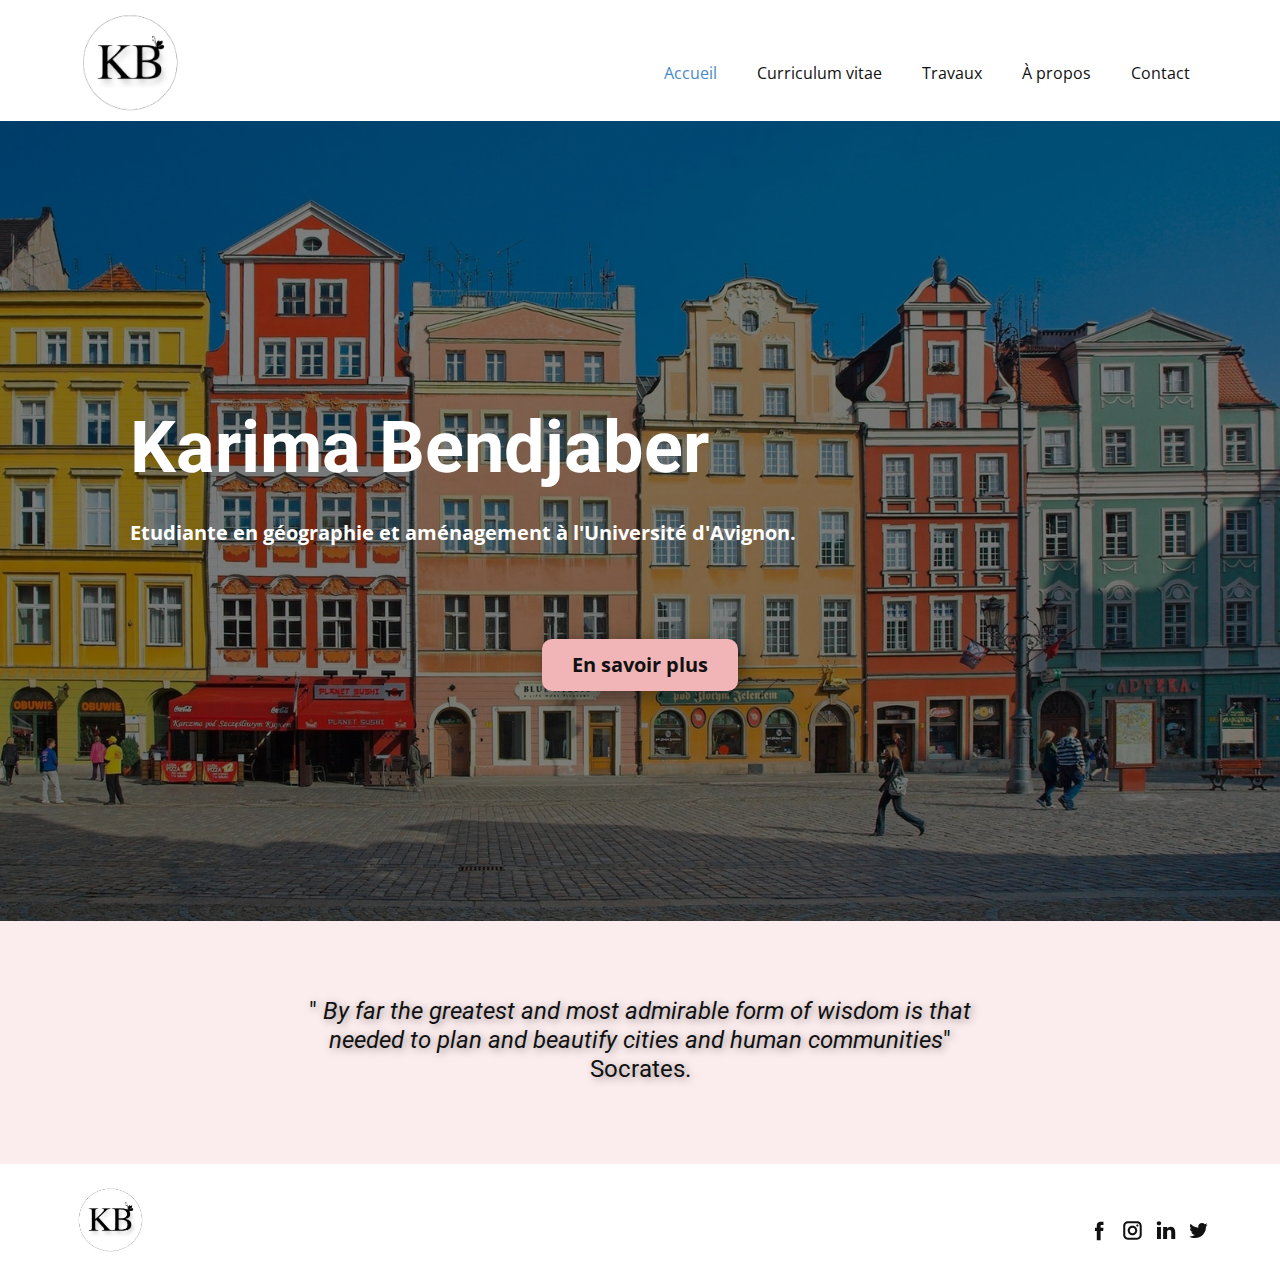
<file: index.html>
<!DOCTYPE html>
<html style="font-size: 16px;">
  <head>
    <meta name="viewport" content="width=device-width, initial-scale=1.0">
    <meta charset="utf-8">
    <meta name="keywords" content="Karima Bendjaber, When it absolutely, positively has to be readability in your designs">
    <meta name="description" content="">
    <meta name="page_type" content="np-template-header-footer-from-plugin">
    <title>Accueil</title>
    <link rel="stylesheet" href="nicepage.css" media="screen">
<link rel="stylesheet" href="Accueil.css" media="screen">
    <script class="u-script" type="text/javascript" src="jquery.js" defer=""></script>
    <script class="u-script" type="text/javascript" src="nicepage.js" defer=""></script>
    <link id="u-google-font" rel="stylesheet" href="https://fonts.googleapis.com/css?family=Roboto:100,100i,300,300i,400,400i,500,500i,700,700i,900,900i|Open+Sans:300,300i,400,400i,600,600i,700,700i,800,800i">
    
    
    
    <script type="application/ld+json">{
		"@context": "http://schema.org",
		"@type": "Organization",
		"name": "Site1",
		"url": "index.html",
		"logo": "images/LogoKarimaBendjaber.jpg",
		"sameAs": [
				"https://facebook.com/lily.lolypopp",
				"https://www.instagram.com/kimmyyy_b?igshid=1if4mnlwldzr4",
				"#",
				"#"
		]
}</script>
    <meta property="og:title" content="Accueil">
    <meta property="og:type" content="website">
    <meta name="theme-color" content="#478ac9">
    <link rel="canonical" href="index.html">
    <meta property="og:url" content="index.html">
  </head>
  <body data-home-page="Accueil.html" data-home-page-title="Accueil" class="u-body"><header class="u-clearfix u-header u-white u-header" id="sec-b3c9"><div class="u-clearfix u-sheet u-sheet-1">
        <a href="Accueil.html" class="u-image u-logo u-image-1" data-image-width="591" data-image-height="589" title="a">
          <img src="images/LogoKarimaBendjaber.jpg" class="u-logo-image u-logo-image-1" data-image-width="119">
        </a>
        <nav class="u-menu u-menu-dropdown u-offcanvas u-menu-1">
          <div class="menu-collapse" style="font-size: 1rem; letter-spacing: 0;">
            <a class="u-button-style u-custom-left-right-menu-spacing u-custom-padding-bottom u-custom-top-bottom-menu-spacing u-nav-link u-text-active-palette-1-base u-text-hover-palette-2-base" href="#">
              <svg><use xmlns:xlink="http://www.w3.org/1999/xlink" xlink:href="#menu-hamburger"></use></svg>
              <svg version="1.1" xmlns="http://www.w3.org/2000/svg" xmlns:xlink="http://www.w3.org/1999/xlink"><defs><symbol id="menu-hamburger" viewBox="0 0 16 16" style="width: 16px; height: 16px;"><rect y="1" width="16" height="2"></rect><rect y="7" width="16" height="2"></rect><rect y="13" width="16" height="2"></rect>
</symbol>
</defs></svg>
            </a>
          </div>
          <div class="u-custom-menu u-nav-container">
            <ul class="u-nav u-unstyled u-nav-1"><li class="u-nav-item"><a class="u-button-style u-nav-link u-text-active-palette-1-base u-text-hover-palette-2-base" href="Accueil.html" style="padding: 10px 20px;">Accueil</a>
</li><li class="u-nav-item"><a class="u-button-style u-nav-link u-text-active-palette-1-base u-text-hover-palette-2-base" href="Curriculum-vitae.html" style="padding: 10px 20px;">Curriculum vitae</a>
</li><li class="u-nav-item"><a class="u-button-style u-nav-link u-text-active-palette-1-base u-text-hover-palette-2-base" href="Travaux.html" style="padding: 10px 20px;">Travaux</a>
</li><li class="u-nav-item"><a class="u-button-style u-nav-link u-text-active-palette-1-base u-text-hover-palette-2-base" href="A-propos.html" style="padding: 10px 20px;">À propos</a>
</li><li class="u-nav-item"><a class="u-button-style u-nav-link u-text-active-palette-1-base u-text-hover-palette-2-base" href="Contact.html" style="padding: 10px 20px;">Contact</a>
</li></ul>
          </div>
          <div class="u-custom-menu u-nav-container-collapse">
            <div class="u-black u-container-style u-inner-container-layout u-opacity u-opacity-95 u-sidenav">
              <div class="u-menu-close"></div>
              <ul class="u-align-center u-nav u-popupmenu-items u-unstyled u-nav-2"><li class="u-nav-item"><a class="u-button-style u-nav-link" href="Accueil.html" style="padding: 10px 20px;">Accueil</a>
</li><li class="u-nav-item"><a class="u-button-style u-nav-link" href="Curriculum-vitae.html" style="padding: 10px 20px;">Curriculum vitae</a>
</li><li class="u-nav-item"><a class="u-button-style u-nav-link" href="Travaux.html" style="padding: 10px 20px;">Travaux</a>
</li><li class="u-nav-item"><a class="u-button-style u-nav-link" href="A-propos.html" style="padding: 10px 20px;">À propos</a>
</li><li class="u-nav-item"><a class="u-button-style u-nav-link" href="Contact.html" style="padding: 10px 20px;">Contact</a>
</li></ul>
            </div>
            <div class="u-black u-menu-overlay u-opacity u-opacity-70"></div>
          </div>
        </nav>
      </div></header>
    <section class="u-clearfix u-expand-resize u-image u-shading u-section-1" src="" data-image-width="1600" data-image-height="1028" id="sec-c612">
      <div class="u-clearfix u-sheet u-sheet-1">
        <div class="u-clearfix u-expanded-width u-layout-wrap u-layout-wrap-1">
          <div class="u-layout">
            <div class="u-layout-row">
              <div class="u-align-left u-container-style u-layout-cell u-right-cell u-size-60 u-layout-cell-1">
                <div class="u-container-layout u-container-layout-1">
                  <h1 class="u-text u-title u-text-1">Karima Bendjaber</h1>
                  <p class="u-large-text u-text u-text-variant u-text-2"> Etudiante en géographie et aménagement à l'Université d'Avignon.&nbsp;</p>
                  <a href="Travaux.html" class="u-border-radius-10 u-btn u-btn-round u-button-style u-palette-2-light-2 u-btn-1">En savoir plus</a>
                </div>
              </div>
            </div>
          </div>
        </div>
      </div>
    </section>
    <section class="u-align-center u-clearfix u-palette-2-light-3 u-section-2" id="sec-0c71">
      <div class="u-clearfix u-sheet u-sheet-1">
        <h4 class="u-text u-text-1">"
          <i>By far the greatest and most admirable form of wisdom is that needed to plan and beautify cities and human communities</i>" Socrates.
        </h4>
      </div>
    </section>
    
    
    <footer class="u-align-center-md u-align-center-sm u-align-center-xs u-clearfix u-footer u-white" id="sec-e6b9"><div class="u-clearfix u-sheet u-sheet-1">
        <a href="Accueil.html" class="u-image u-logo u-image-1" data-image-width="591" data-image-height="589" title="retour">
          <img src="images/LogoKarimaBendjaber.jpg" class="u-logo-image u-logo-image-1" data-image-width="80">
        </a>
        <div class="u-align-left u-social-icons u-spacing-10 u-social-icons-1">
          <a class="u-social-url" target="_blank" href="https://facebook.com/lily.lolypopp">
            <span class="u-icon u-icon-circle u-social-facebook u-social-type-logo u-icon-1">
              <svg class="u-svg-link" preserveAspectRatio="xMidYMin slice" viewBox="0 0 112 112" style=""><use xmlns:xlink="http://www.w3.org/1999/xlink" xlink:href="#svg-a552"></use></svg>
              <svg x="0px" y="0px" viewBox="0 0 112 112" id="svg-a552" class="u-svg-content"><path d="M75.5,28.8H65.4c-1.5,0-4,0.9-4,4.3v9.4h13.9l-1.5,15.8H61.4v45.1H42.8V58.3h-8.8V42.4h8.8V32.2 c0-7.4,3.4-18.8,18.8-18.8h13.8v15.4H75.5z"></path></svg>
            </span>
          </a>
          <a class="u-social-url" target="_blank" href="https://www.instagram.com/kimmyyy_b?igshid=1if4mnlwldzr4">
            <span class="u-icon u-icon-circle u-social-instagram u-social-type-logo u-icon-2">
              <svg class="u-svg-link" preserveAspectRatio="xMidYMin slice" viewBox="0 0 112 112" style=""><use xmlns:xlink="http://www.w3.org/1999/xlink" xlink:href="#svg-6129"></use></svg>
              <svg x="0px" y="0px" viewBox="0 0 112 112" id="svg-6129" class="u-svg-content"><path d="M55.9,32.9c-12.8,0-23.2,10.4-23.2,23.2s10.4,23.2,23.2,23.2s23.2-10.4,23.2-23.2S68.7,32.9,55.9,32.9z M55.9,69.4c-7.4,0-13.3-6-13.3-13.3c-0.1-7.4,6-13.3,13.3-13.3s13.3,6,13.3,13.3C69.3,63.5,63.3,69.4,55.9,69.4z"></path><path d="M79.7,26.8c-3,0-5.4,2.5-5.4,5.4s2.5,5.4,5.4,5.4c3,0,5.4-2.5,5.4-5.4S82.7,26.8,79.7,26.8z"></path><path d="M78.2,11H33.5C21,11,10.8,21.3,10.8,33.7v44.7c0,12.6,10.2,22.8,22.7,22.8h44.7c12.6,0,22.7-10.2,22.7-22.7 V33.7C100.8,21.1,90.6,11,78.2,11z M91,78.4c0,7.1-5.8,12.8-12.8,12.8H33.5c-7.1,0-12.8-5.8-12.8-12.8V33.7 c0-7.1,5.8-12.8,12.8-12.8h44.7c7.1,0,12.8,5.8,12.8,12.8V78.4z"></path></svg>
            </span>
          </a>
          <a class="u-social-url" target="_blank" href="#">
            <span class="u-icon u-icon-circle u-social-linkedin u-social-type-logo u-icon-3">
              <svg class="u-svg-link" preserveAspectRatio="xMidYMin slice" viewBox="0 0 112 112" style=""><use xmlns:xlink="http://www.w3.org/1999/xlink" xlink:href="#svg-e7d7"></use></svg>
              <svg x="0px" y="0px" viewBox="0 0 112 112" id="svg-e7d7" class="u-svg-content"><path d="M33.8,96.8H14.5v-58h19.3V96.8z M24.1,30.9L24.1,30.9c-6.6,0-10.8-4.5-10.8-10.1c0-5.8,4.3-10.1,10.9-10.1 S34.9,15,35.1,20.8C35.1,26.4,30.8,30.9,24.1,30.9z M103.3,96.8H84.1v-31c0-7.8-2.7-13.1-9.8-13.1c-5.3,0-8.5,3.6-9.9,7.1 c-0.6,1.3-0.6,3-0.6,4.8V97H44.5c0,0,0.3-52.6,0-58h19.3v8.2c2.6-3.9,7.2-9.6,17.4-9.6c12.7,0,22.2,8.4,22.2,26.1V96.8z"></path></svg>
            </span>
          </a>
          <a class="u-social-url" target="_blank" href="#">
            <span class="u-icon u-icon-circle u-social-twitter u-social-type-logo u-icon-4">
              <svg class="u-svg-link" preserveAspectRatio="xMidYMin slice" viewBox="0 0 112 112" style=""><use xmlns:xlink="http://www.w3.org/1999/xlink" xlink:href="#svg-c21f"></use></svg>
              <svg x="0px" y="0px" viewBox="0 0 112 112" id="svg-c21f" class="u-svg-content"><path d="M92.2,38.2c0,0.8,0,1.6,0,2.3c0,24.3-18.6,52.4-52.6,52.4c-10.6,0.1-20.2-2.9-28.5-8.2 c1.4,0.2,2.9,0.2,4.4,0.2c8.7,0,16.7-2.9,23-7.9c-8.1-0.2-14.9-5.5-17.3-12.8c1.1,0.2,2.4,0.2,3.4,0.2c1.6,0,3.3-0.2,4.8-0.7 c-8.4-1.6-14.9-9.2-14.9-18c0-0.2,0-0.2,0-0.2c2.5,1.4,5.4,2.2,8.4,2.3c-5-3.3-8.3-8.9-8.3-15.4c0-3.4,1-6.5,2.5-9.2 c9.1,11.1,22.7,18.5,38,19.2c-0.2-1.4-0.4-2.8-0.4-4.3c0.1-10,8.3-18.2,18.5-18.2c5.4,0,10.1,2.2,13.5,5.7c4.3-0.8,8.1-2.3,11.7-4.5 c-1.4,4.3-4.3,7.9-8.1,10.1c3.7-0.4,7.3-1.4,10.6-2.9C98.9,32.3,95.7,35.5,92.2,38.2z"></path></svg>
            </span>
          </a>
        </div>
      </div></footer>
    <span style="height: 64px; width: 64px; margin-left: 0; margin-right: auto; margin-top: 0; background-image: none; right: 20px; bottom: 20px" class="u-back-to-top u-icon u-icon-circle u-opacity u-opacity-85 u-palette-1-base u-spacing-15" data-href="#">
      <svg class="u-svg-link" preserveAspectRatio="xMidYMin slice" viewBox="0 0 551.13 551.13"><use xmlns:xlink="http://www.w3.org/1999/xlink" xlink:href="#svg-1d98"></use></svg>
      <svg class="u-svg-content" enable-background="new 0 0 551.13 551.13" viewBox="0 0 551.13 551.13" xmlns="http://www.w3.org/2000/svg" id="svg-1d98"><path d="m275.565 189.451 223.897 223.897h51.668l-275.565-275.565-275.565 275.565h51.668z"></path></svg>
    </span>
  </body>
</html>
</file>
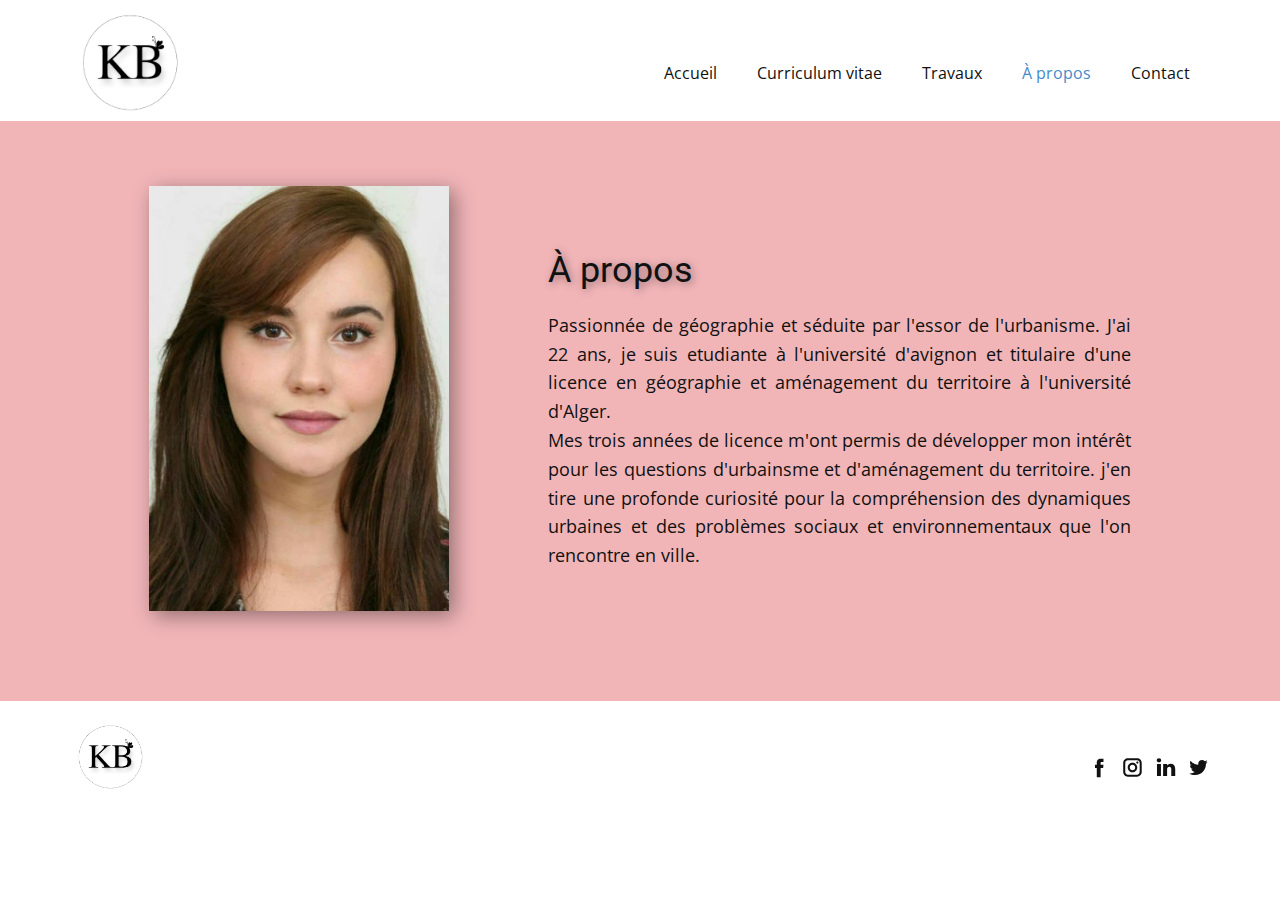
<file: A-propos.html>
<!DOCTYPE html>
<html style="font-size: 16px;">
  <head>
    <meta name="viewport" content="width=device-width, initial-scale=1.0">
    <meta charset="utf-8">
    <meta name="keywords" content="À propos">
    <meta name="description" content="">
    <meta name="page_type" content="np-template-header-footer-from-plugin">
    <title>A propos</title>
    <link rel="stylesheet" href="nicepage.css" media="screen">
<link rel="stylesheet" href="A-propos.css" media="screen">
    <script class="u-script" type="text/javascript" src="jquery.js" defer=""></script>
    <script class="u-script" type="text/javascript" src="nicepage.js" defer=""></script>
    <link id="u-google-font" rel="stylesheet" href="https://fonts.googleapis.com/css?family=Roboto:100,100i,300,300i,400,400i,500,500i,700,700i,900,900i|Open+Sans:300,300i,400,400i,600,600i,700,700i,800,800i">
    
    
    <script type="application/ld+json">{
		"@context": "http://schema.org",
		"@type": "Organization",
		"name": "Site1",
		"url": "index.html",
		"logo": "images/LogoKarimaBendjaber.jpg",
		"sameAs": [
				"https://facebook.com/lily.lolypopp",
				"https://www.instagram.com/kimmyyy_b?igshid=1if4mnlwldzr4",
				"#",
				"#"
		]
}</script>
    <meta property="og:title" content="A propos">
    <meta property="og:type" content="website">
    <meta name="theme-color" content="#478ac9">
    <link rel="canonical" href="index.html">
    <meta property="og:url" content="index.html">
  </head>
  <body class="u-body"><header class="u-clearfix u-header u-white u-header" id="sec-b3c9"><div class="u-clearfix u-sheet u-sheet-1">
        <a href="Accueil.html" class="u-image u-logo u-image-1" data-image-width="591" data-image-height="589" title="a">
          <img src="images/LogoKarimaBendjaber.jpg" class="u-logo-image u-logo-image-1" data-image-width="119">
        </a>
        <nav class="u-menu u-menu-dropdown u-offcanvas u-menu-1">
          <div class="menu-collapse" style="font-size: 1rem; letter-spacing: 0;">
            <a class="u-button-style u-custom-left-right-menu-spacing u-custom-padding-bottom u-custom-top-bottom-menu-spacing u-nav-link u-text-active-palette-1-base u-text-hover-palette-2-base" href="#">
              <svg><use xmlns:xlink="http://www.w3.org/1999/xlink" xlink:href="#menu-hamburger"></use></svg>
              <svg version="1.1" xmlns="http://www.w3.org/2000/svg" xmlns:xlink="http://www.w3.org/1999/xlink"><defs><symbol id="menu-hamburger" viewBox="0 0 16 16" style="width: 16px; height: 16px;"><rect y="1" width="16" height="2"></rect><rect y="7" width="16" height="2"></rect><rect y="13" width="16" height="2"></rect>
</symbol>
</defs></svg>
            </a>
          </div>
          <div class="u-custom-menu u-nav-container">
            <ul class="u-nav u-unstyled u-nav-1"><li class="u-nav-item"><a class="u-button-style u-nav-link u-text-active-palette-1-base u-text-hover-palette-2-base" href="Accueil.html" style="padding: 10px 20px;">Accueil</a>
</li><li class="u-nav-item"><a class="u-button-style u-nav-link u-text-active-palette-1-base u-text-hover-palette-2-base" href="Curriculum-vitae.html" style="padding: 10px 20px;">Curriculum vitae</a>
</li><li class="u-nav-item"><a class="u-button-style u-nav-link u-text-active-palette-1-base u-text-hover-palette-2-base" href="Travaux.html" style="padding: 10px 20px;">Travaux</a>
</li><li class="u-nav-item"><a class="u-button-style u-nav-link u-text-active-palette-1-base u-text-hover-palette-2-base" href="A-propos.html" style="padding: 10px 20px;">À propos</a>
</li><li class="u-nav-item"><a class="u-button-style u-nav-link u-text-active-palette-1-base u-text-hover-palette-2-base" href="Contact.html" style="padding: 10px 20px;">Contact</a>
</li></ul>
          </div>
          <div class="u-custom-menu u-nav-container-collapse">
            <div class="u-black u-container-style u-inner-container-layout u-opacity u-opacity-95 u-sidenav">
              <div class="u-menu-close"></div>
              <ul class="u-align-center u-nav u-popupmenu-items u-unstyled u-nav-2"><li class="u-nav-item"><a class="u-button-style u-nav-link" href="Accueil.html" style="padding: 10px 20px;">Accueil</a>
</li><li class="u-nav-item"><a class="u-button-style u-nav-link" href="Curriculum-vitae.html" style="padding: 10px 20px;">Curriculum vitae</a>
</li><li class="u-nav-item"><a class="u-button-style u-nav-link" href="Travaux.html" style="padding: 10px 20px;">Travaux</a>
</li><li class="u-nav-item"><a class="u-button-style u-nav-link" href="A-propos.html" style="padding: 10px 20px;">À propos</a>
</li><li class="u-nav-item"><a class="u-button-style u-nav-link" href="Contact.html" style="padding: 10px 20px;">Contact</a>
</li></ul>
            </div>
            <div class="u-black u-menu-overlay u-opacity u-opacity-70"></div>
          </div>
        </nav>
      </div></header>
    <section class="u-clearfix u-palette-2-light-2 u-section-1" id="sec-6fa3">
      <div class="u-clearfix u-sheet u-sheet-1">
        <div class="u-clearfix u-gutter-0 u-layout-wrap u-layout-wrap-1">
          <div class="u-layout">
            <div class="u-layout-row">
              <div class="u-container-style u-layout-cell u-left-cell u-size-23 u-layout-cell-1">
                <div class="u-container-layout u-valign-middle u-container-layout-1">
                  <img class="u-expand-resize u-image u-image-1" src="images/maphoto.jpg" data-image-width="565" data-image-height="960">
                </div>
              </div>
              <div class="u-align-center-sm u-align-center-xs u-container-style u-layout-cell u-right-cell u-size-37 u-layout-cell-2">
                <div class="u-container-layout u-valign-middle u-container-layout-2">
                  <h2 class="u-align-left u-text u-text-1">À propos</h2>
                  <p class="u-align-justify u-text u-text-2">Passionnée de géographie et séduite par l'essor de l'urbanisme. J'ai 22 ans, je suis etudiante à l'université d'avignon et titulaire d'une licence en géographie et aménagement du territoire à l'université d'Alger. 
                    <br>Mes trois années de licence m'ont permis de développer mon intérêt pour les questions d'urbainsme et d'aménagement du territoire. j'en tire une profonde curiosité pour la compréhension des dynamiques urbaines et des problèmes sociaux et environnementaux que l'on rencontre en ville. 
                  </p>
                </div>
              </div>
            </div>
          </div>
        </div>
      </div>
    </section>
    
    
    <footer class="u-align-center-md u-align-center-sm u-align-center-xs u-clearfix u-footer u-white" id="sec-e6b9"><div class="u-clearfix u-sheet u-sheet-1">
        <a href="Accueil.html" class="u-image u-logo u-image-1" data-image-width="591" data-image-height="589" title="retour">
          <img src="images/LogoKarimaBendjaber.jpg" class="u-logo-image u-logo-image-1" data-image-width="80">
        </a>
        <div class="u-align-left u-social-icons u-spacing-10 u-social-icons-1">
          <a class="u-social-url" target="_blank" href="https://facebook.com/lily.lolypopp">
            <span class="u-icon u-icon-circle u-social-facebook u-social-type-logo u-icon-1">
              <svg class="u-svg-link" preserveAspectRatio="xMidYMin slice" viewBox="0 0 112 112" style=""><use xmlns:xlink="http://www.w3.org/1999/xlink" xlink:href="#svg-a552"></use></svg>
              <svg x="0px" y="0px" viewBox="0 0 112 112" id="svg-a552" class="u-svg-content"><path d="M75.5,28.8H65.4c-1.5,0-4,0.9-4,4.3v9.4h13.9l-1.5,15.8H61.4v45.1H42.8V58.3h-8.8V42.4h8.8V32.2 c0-7.4,3.4-18.8,18.8-18.8h13.8v15.4H75.5z"></path></svg>
            </span>
          </a>
          <a class="u-social-url" target="_blank" href="https://www.instagram.com/kimmyyy_b?igshid=1if4mnlwldzr4">
            <span class="u-icon u-icon-circle u-social-instagram u-social-type-logo u-icon-2">
              <svg class="u-svg-link" preserveAspectRatio="xMidYMin slice" viewBox="0 0 112 112" style=""><use xmlns:xlink="http://www.w3.org/1999/xlink" xlink:href="#svg-6129"></use></svg>
              <svg x="0px" y="0px" viewBox="0 0 112 112" id="svg-6129" class="u-svg-content"><path d="M55.9,32.9c-12.8,0-23.2,10.4-23.2,23.2s10.4,23.2,23.2,23.2s23.2-10.4,23.2-23.2S68.7,32.9,55.9,32.9z M55.9,69.4c-7.4,0-13.3-6-13.3-13.3c-0.1-7.4,6-13.3,13.3-13.3s13.3,6,13.3,13.3C69.3,63.5,63.3,69.4,55.9,69.4z"></path><path d="M79.7,26.8c-3,0-5.4,2.5-5.4,5.4s2.5,5.4,5.4,5.4c3,0,5.4-2.5,5.4-5.4S82.7,26.8,79.7,26.8z"></path><path d="M78.2,11H33.5C21,11,10.8,21.3,10.8,33.7v44.7c0,12.6,10.2,22.8,22.7,22.8h44.7c12.6,0,22.7-10.2,22.7-22.7 V33.7C100.8,21.1,90.6,11,78.2,11z M91,78.4c0,7.1-5.8,12.8-12.8,12.8H33.5c-7.1,0-12.8-5.8-12.8-12.8V33.7 c0-7.1,5.8-12.8,12.8-12.8h44.7c7.1,0,12.8,5.8,12.8,12.8V78.4z"></path></svg>
            </span>
          </a>
          <a class="u-social-url" target="_blank" href="#">
            <span class="u-icon u-icon-circle u-social-linkedin u-social-type-logo u-icon-3">
              <svg class="u-svg-link" preserveAspectRatio="xMidYMin slice" viewBox="0 0 112 112" style=""><use xmlns:xlink="http://www.w3.org/1999/xlink" xlink:href="#svg-e7d7"></use></svg>
              <svg x="0px" y="0px" viewBox="0 0 112 112" id="svg-e7d7" class="u-svg-content"><path d="M33.8,96.8H14.5v-58h19.3V96.8z M24.1,30.9L24.1,30.9c-6.6,0-10.8-4.5-10.8-10.1c0-5.8,4.3-10.1,10.9-10.1 S34.9,15,35.1,20.8C35.1,26.4,30.8,30.9,24.1,30.9z M103.3,96.8H84.1v-31c0-7.8-2.7-13.1-9.8-13.1c-5.3,0-8.5,3.6-9.9,7.1 c-0.6,1.3-0.6,3-0.6,4.8V97H44.5c0,0,0.3-52.6,0-58h19.3v8.2c2.6-3.9,7.2-9.6,17.4-9.6c12.7,0,22.2,8.4,22.2,26.1V96.8z"></path></svg>
            </span>
          </a>
          <a class="u-social-url" target="_blank" href="#">
            <span class="u-icon u-icon-circle u-social-twitter u-social-type-logo u-icon-4">
              <svg class="u-svg-link" preserveAspectRatio="xMidYMin slice" viewBox="0 0 112 112" style=""><use xmlns:xlink="http://www.w3.org/1999/xlink" xlink:href="#svg-c21f"></use></svg>
              <svg x="0px" y="0px" viewBox="0 0 112 112" id="svg-c21f" class="u-svg-content"><path d="M92.2,38.2c0,0.8,0,1.6,0,2.3c0,24.3-18.6,52.4-52.6,52.4c-10.6,0.1-20.2-2.9-28.5-8.2 c1.4,0.2,2.9,0.2,4.4,0.2c8.7,0,16.7-2.9,23-7.9c-8.1-0.2-14.9-5.5-17.3-12.8c1.1,0.2,2.4,0.2,3.4,0.2c1.6,0,3.3-0.2,4.8-0.7 c-8.4-1.6-14.9-9.2-14.9-18c0-0.2,0-0.2,0-0.2c2.5,1.4,5.4,2.2,8.4,2.3c-5-3.3-8.3-8.9-8.3-15.4c0-3.4,1-6.5,2.5-9.2 c9.1,11.1,22.7,18.5,38,19.2c-0.2-1.4-0.4-2.8-0.4-4.3c0.1-10,8.3-18.2,18.5-18.2c5.4,0,10.1,2.2,13.5,5.7c4.3-0.8,8.1-2.3,11.7-4.5 c-1.4,4.3-4.3,7.9-8.1,10.1c3.7-0.4,7.3-1.4,10.6-2.9C98.9,32.3,95.7,35.5,92.2,38.2z"></path></svg>
            </span>
          </a>
        </div>
      </div></footer>
  </body>
</html>
</file>
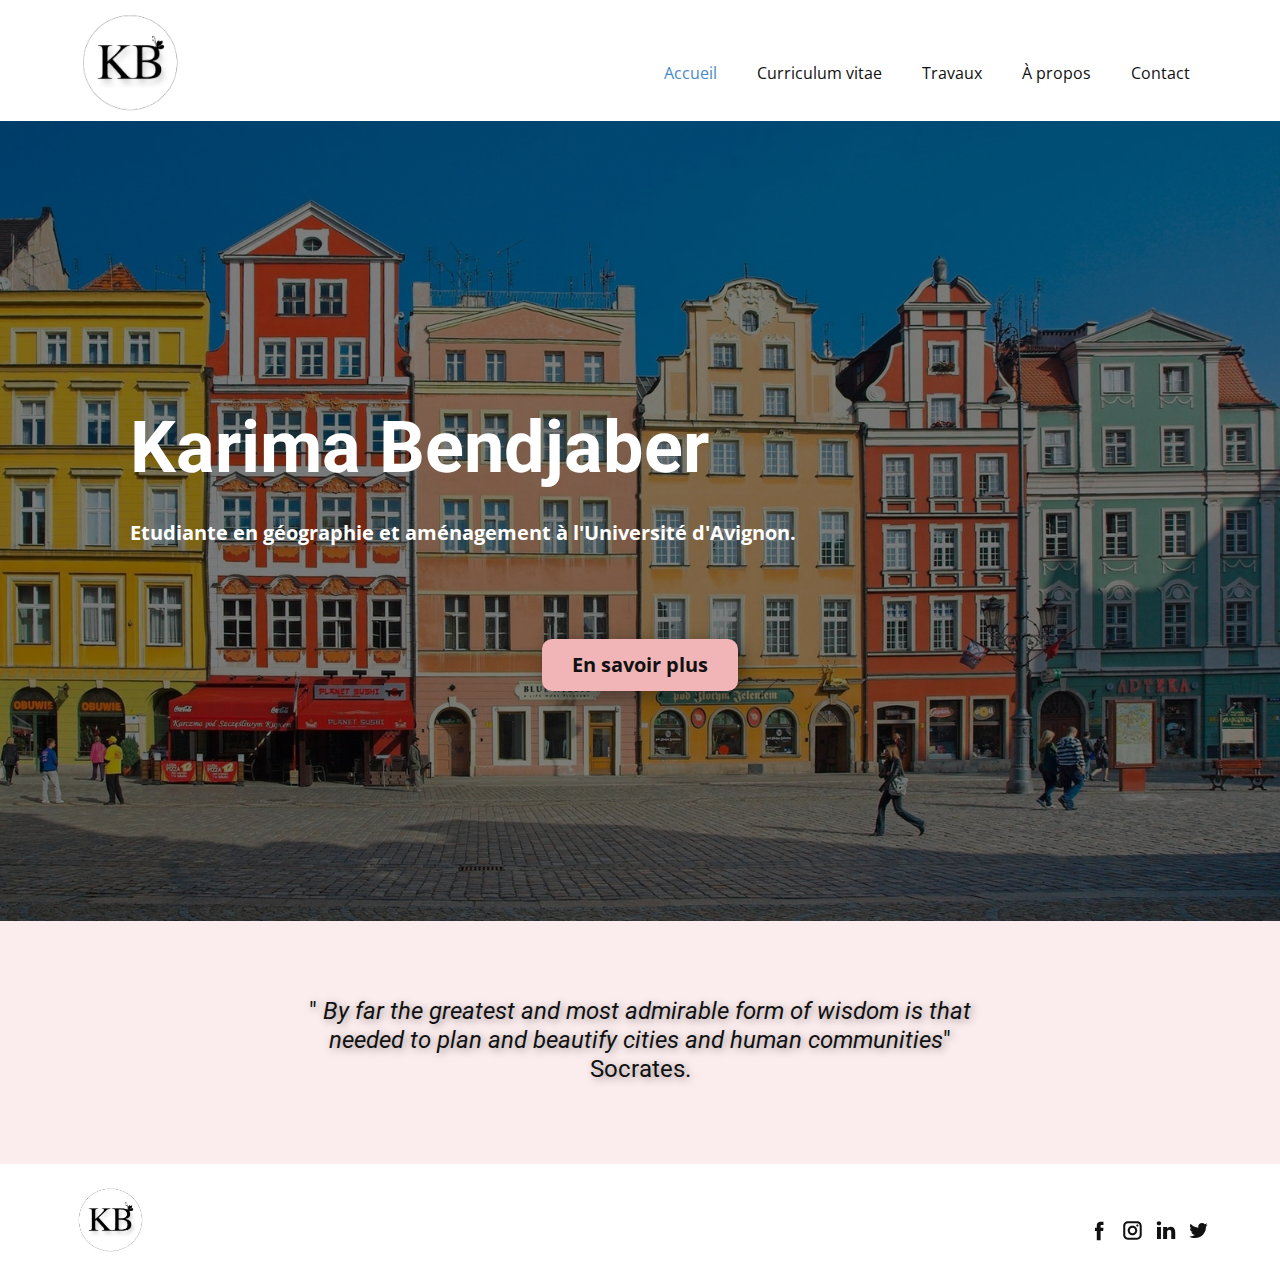
<file: Accueil.html>
<!DOCTYPE html>
<html style="font-size: 16px;">
  <head>
    <meta name="viewport" content="width=device-width, initial-scale=1.0">
    <meta charset="utf-8">
    <meta name="keywords" content="Karima Bendjaber, When it absolutely, positively has to be readability in your designs">
    <meta name="description" content="">
    <meta name="page_type" content="np-template-header-footer-from-plugin">
    <title>Accueil</title>
    <link rel="stylesheet" href="nicepage.css" media="screen">
<link rel="stylesheet" href="Accueil.css" media="screen">
    <script class="u-script" type="text/javascript" src="jquery.js" defer=""></script>
    <script class="u-script" type="text/javascript" src="nicepage.js" defer=""></script>
    <link id="u-google-font" rel="stylesheet" href="https://fonts.googleapis.com/css?family=Roboto:100,100i,300,300i,400,400i,500,500i,700,700i,900,900i|Open+Sans:300,300i,400,400i,600,600i,700,700i,800,800i">
    
    
    
    <script type="application/ld+json">{
		"@context": "http://schema.org",
		"@type": "Organization",
		"name": "Site1",
		"url": "index.html",
		"logo": "images/LogoKarimaBendjaber.jpg",
		"sameAs": [
				"https://facebook.com/lily.lolypopp",
				"https://www.instagram.com/kimmyyy_b?igshid=1if4mnlwldzr4",
				"#",
				"#"
		]
}</script>
    <meta property="og:title" content="Accueil">
    <meta property="og:type" content="website">
    <meta name="theme-color" content="#478ac9">
    <link rel="canonical" href="index.html">
    <meta property="og:url" content="index.html">
  </head>
  <body class="u-body"><header class="u-clearfix u-header u-white u-header" id="sec-b3c9"><div class="u-clearfix u-sheet u-sheet-1">
        <a href="Accueil.html" class="u-image u-logo u-image-1" data-image-width="591" data-image-height="589" title="a">
          <img src="images/LogoKarimaBendjaber.jpg" class="u-logo-image u-logo-image-1" data-image-width="119">
        </a>
        <nav class="u-menu u-menu-dropdown u-offcanvas u-menu-1">
          <div class="menu-collapse" style="font-size: 1rem; letter-spacing: 0;">
            <a class="u-button-style u-custom-left-right-menu-spacing u-custom-padding-bottom u-custom-top-bottom-menu-spacing u-nav-link u-text-active-palette-1-base u-text-hover-palette-2-base" href="#">
              <svg><use xmlns:xlink="http://www.w3.org/1999/xlink" xlink:href="#menu-hamburger"></use></svg>
              <svg version="1.1" xmlns="http://www.w3.org/2000/svg" xmlns:xlink="http://www.w3.org/1999/xlink"><defs><symbol id="menu-hamburger" viewBox="0 0 16 16" style="width: 16px; height: 16px;"><rect y="1" width="16" height="2"></rect><rect y="7" width="16" height="2"></rect><rect y="13" width="16" height="2"></rect>
</symbol>
</defs></svg>
            </a>
          </div>
          <div class="u-custom-menu u-nav-container">
            <ul class="u-nav u-unstyled u-nav-1"><li class="u-nav-item"><a class="u-button-style u-nav-link u-text-active-palette-1-base u-text-hover-palette-2-base" href="Accueil.html" style="padding: 10px 20px;">Accueil</a>
</li><li class="u-nav-item"><a class="u-button-style u-nav-link u-text-active-palette-1-base u-text-hover-palette-2-base" href="Curriculum-vitae.html" style="padding: 10px 20px;">Curriculum vitae</a>
</li><li class="u-nav-item"><a class="u-button-style u-nav-link u-text-active-palette-1-base u-text-hover-palette-2-base" href="Travaux.html" style="padding: 10px 20px;">Travaux</a>
</li><li class="u-nav-item"><a class="u-button-style u-nav-link u-text-active-palette-1-base u-text-hover-palette-2-base" href="A-propos.html" style="padding: 10px 20px;">À propos</a>
</li><li class="u-nav-item"><a class="u-button-style u-nav-link u-text-active-palette-1-base u-text-hover-palette-2-base" href="Contact.html" style="padding: 10px 20px;">Contact</a>
</li></ul>
          </div>
          <div class="u-custom-menu u-nav-container-collapse">
            <div class="u-black u-container-style u-inner-container-layout u-opacity u-opacity-95 u-sidenav">
              <div class="u-menu-close"></div>
              <ul class="u-align-center u-nav u-popupmenu-items u-unstyled u-nav-2"><li class="u-nav-item"><a class="u-button-style u-nav-link" href="Accueil.html" style="padding: 10px 20px;">Accueil</a>
</li><li class="u-nav-item"><a class="u-button-style u-nav-link" href="Curriculum-vitae.html" style="padding: 10px 20px;">Curriculum vitae</a>
</li><li class="u-nav-item"><a class="u-button-style u-nav-link" href="Travaux.html" style="padding: 10px 20px;">Travaux</a>
</li><li class="u-nav-item"><a class="u-button-style u-nav-link" href="A-propos.html" style="padding: 10px 20px;">À propos</a>
</li><li class="u-nav-item"><a class="u-button-style u-nav-link" href="Contact.html" style="padding: 10px 20px;">Contact</a>
</li></ul>
            </div>
            <div class="u-black u-menu-overlay u-opacity u-opacity-70"></div>
          </div>
        </nav>
      </div></header>
    <section class="u-clearfix u-expand-resize u-image u-shading u-section-1" src="" data-image-width="1600" data-image-height="1028" id="sec-c612">
      <div class="u-clearfix u-sheet u-sheet-1">
        <div class="u-clearfix u-expanded-width u-layout-wrap u-layout-wrap-1">
          <div class="u-layout">
            <div class="u-layout-row">
              <div class="u-align-left u-container-style u-layout-cell u-right-cell u-size-60 u-layout-cell-1">
                <div class="u-container-layout u-container-layout-1">
                  <h1 class="u-text u-title u-text-1">Karima Bendjaber</h1>
                  <p class="u-large-text u-text u-text-variant u-text-2"> Etudiante en géographie et aménagement à l'Université d'Avignon.&nbsp;</p>
                  <a href="Travaux.html" class="u-border-radius-10 u-btn u-btn-round u-button-style u-palette-2-light-2 u-btn-1">En savoir plus</a>
                </div>
              </div>
            </div>
          </div>
        </div>
      </div>
    </section>
    <section class="u-align-center u-clearfix u-palette-2-light-3 u-section-2" id="sec-0c71">
      <div class="u-clearfix u-sheet u-sheet-1">
        <h4 class="u-text u-text-1">"
          <i>By far the greatest and most admirable form of wisdom is that needed to plan and beautify cities and human communities</i>" Socrates.
        </h4>
      </div>
    </section>
    
    
    <footer class="u-align-center-md u-align-center-sm u-align-center-xs u-clearfix u-footer u-white" id="sec-e6b9"><div class="u-clearfix u-sheet u-sheet-1">
        <a href="Accueil.html" class="u-image u-logo u-image-1" data-image-width="591" data-image-height="589" title="retour">
          <img src="images/LogoKarimaBendjaber.jpg" class="u-logo-image u-logo-image-1" data-image-width="80">
        </a>
        <div class="u-align-left u-social-icons u-spacing-10 u-social-icons-1">
          <a class="u-social-url" target="_blank" href="https://facebook.com/lily.lolypopp">
            <span class="u-icon u-icon-circle u-social-facebook u-social-type-logo u-icon-1">
              <svg class="u-svg-link" preserveAspectRatio="xMidYMin slice" viewBox="0 0 112 112" style=""><use xmlns:xlink="http://www.w3.org/1999/xlink" xlink:href="#svg-a552"></use></svg>
              <svg x="0px" y="0px" viewBox="0 0 112 112" id="svg-a552" class="u-svg-content"><path d="M75.5,28.8H65.4c-1.5,0-4,0.9-4,4.3v9.4h13.9l-1.5,15.8H61.4v45.1H42.8V58.3h-8.8V42.4h8.8V32.2 c0-7.4,3.4-18.8,18.8-18.8h13.8v15.4H75.5z"></path></svg>
            </span>
          </a>
          <a class="u-social-url" target="_blank" href="https://www.instagram.com/kimmyyy_b?igshid=1if4mnlwldzr4">
            <span class="u-icon u-icon-circle u-social-instagram u-social-type-logo u-icon-2">
              <svg class="u-svg-link" preserveAspectRatio="xMidYMin slice" viewBox="0 0 112 112" style=""><use xmlns:xlink="http://www.w3.org/1999/xlink" xlink:href="#svg-6129"></use></svg>
              <svg x="0px" y="0px" viewBox="0 0 112 112" id="svg-6129" class="u-svg-content"><path d="M55.9,32.9c-12.8,0-23.2,10.4-23.2,23.2s10.4,23.2,23.2,23.2s23.2-10.4,23.2-23.2S68.7,32.9,55.9,32.9z M55.9,69.4c-7.4,0-13.3-6-13.3-13.3c-0.1-7.4,6-13.3,13.3-13.3s13.3,6,13.3,13.3C69.3,63.5,63.3,69.4,55.9,69.4z"></path><path d="M79.7,26.8c-3,0-5.4,2.5-5.4,5.4s2.5,5.4,5.4,5.4c3,0,5.4-2.5,5.4-5.4S82.7,26.8,79.7,26.8z"></path><path d="M78.2,11H33.5C21,11,10.8,21.3,10.8,33.7v44.7c0,12.6,10.2,22.8,22.7,22.8h44.7c12.6,0,22.7-10.2,22.7-22.7 V33.7C100.8,21.1,90.6,11,78.2,11z M91,78.4c0,7.1-5.8,12.8-12.8,12.8H33.5c-7.1,0-12.8-5.8-12.8-12.8V33.7 c0-7.1,5.8-12.8,12.8-12.8h44.7c7.1,0,12.8,5.8,12.8,12.8V78.4z"></path></svg>
            </span>
          </a>
          <a class="u-social-url" target="_blank" href="#">
            <span class="u-icon u-icon-circle u-social-linkedin u-social-type-logo u-icon-3">
              <svg class="u-svg-link" preserveAspectRatio="xMidYMin slice" viewBox="0 0 112 112" style=""><use xmlns:xlink="http://www.w3.org/1999/xlink" xlink:href="#svg-e7d7"></use></svg>
              <svg x="0px" y="0px" viewBox="0 0 112 112" id="svg-e7d7" class="u-svg-content"><path d="M33.8,96.8H14.5v-58h19.3V96.8z M24.1,30.9L24.1,30.9c-6.6,0-10.8-4.5-10.8-10.1c0-5.8,4.3-10.1,10.9-10.1 S34.9,15,35.1,20.8C35.1,26.4,30.8,30.9,24.1,30.9z M103.3,96.8H84.1v-31c0-7.8-2.7-13.1-9.8-13.1c-5.3,0-8.5,3.6-9.9,7.1 c-0.6,1.3-0.6,3-0.6,4.8V97H44.5c0,0,0.3-52.6,0-58h19.3v8.2c2.6-3.9,7.2-9.6,17.4-9.6c12.7,0,22.2,8.4,22.2,26.1V96.8z"></path></svg>
            </span>
          </a>
          <a class="u-social-url" target="_blank" href="#">
            <span class="u-icon u-icon-circle u-social-twitter u-social-type-logo u-icon-4">
              <svg class="u-svg-link" preserveAspectRatio="xMidYMin slice" viewBox="0 0 112 112" style=""><use xmlns:xlink="http://www.w3.org/1999/xlink" xlink:href="#svg-c21f"></use></svg>
              <svg x="0px" y="0px" viewBox="0 0 112 112" id="svg-c21f" class="u-svg-content"><path d="M92.2,38.2c0,0.8,0,1.6,0,2.3c0,24.3-18.6,52.4-52.6,52.4c-10.6,0.1-20.2-2.9-28.5-8.2 c1.4,0.2,2.9,0.2,4.4,0.2c8.7,0,16.7-2.9,23-7.9c-8.1-0.2-14.9-5.5-17.3-12.8c1.1,0.2,2.4,0.2,3.4,0.2c1.6,0,3.3-0.2,4.8-0.7 c-8.4-1.6-14.9-9.2-14.9-18c0-0.2,0-0.2,0-0.2c2.5,1.4,5.4,2.2,8.4,2.3c-5-3.3-8.3-8.9-8.3-15.4c0-3.4,1-6.5,2.5-9.2 c9.1,11.1,22.7,18.5,38,19.2c-0.2-1.4-0.4-2.8-0.4-4.3c0.1-10,8.3-18.2,18.5-18.2c5.4,0,10.1,2.2,13.5,5.7c4.3-0.8,8.1-2.3,11.7-4.5 c-1.4,4.3-4.3,7.9-8.1,10.1c3.7-0.4,7.3-1.4,10.6-2.9C98.9,32.3,95.7,35.5,92.2,38.2z"></path></svg>
            </span>
          </a>
        </div>
      </div></footer>
    <span style="height: 64px; width: 64px; margin-left: 0; margin-right: auto; margin-top: 0; background-image: none; right: 20px; bottom: 20px" class="u-back-to-top u-icon u-icon-circle u-opacity u-opacity-85 u-palette-1-base u-spacing-15" data-href="#">
      <svg class="u-svg-link" preserveAspectRatio="xMidYMin slice" viewBox="0 0 551.13 551.13"><use xmlns:xlink="http://www.w3.org/1999/xlink" xlink:href="#svg-1d98"></use></svg>
      <svg class="u-svg-content" enable-background="new 0 0 551.13 551.13" viewBox="0 0 551.13 551.13" xmlns="http://www.w3.org/2000/svg" id="svg-1d98"><path d="m275.565 189.451 223.897 223.897h51.668l-275.565-275.565-275.565 275.565h51.668z"></path></svg>
    </span>
  </body>
</html>
</file>
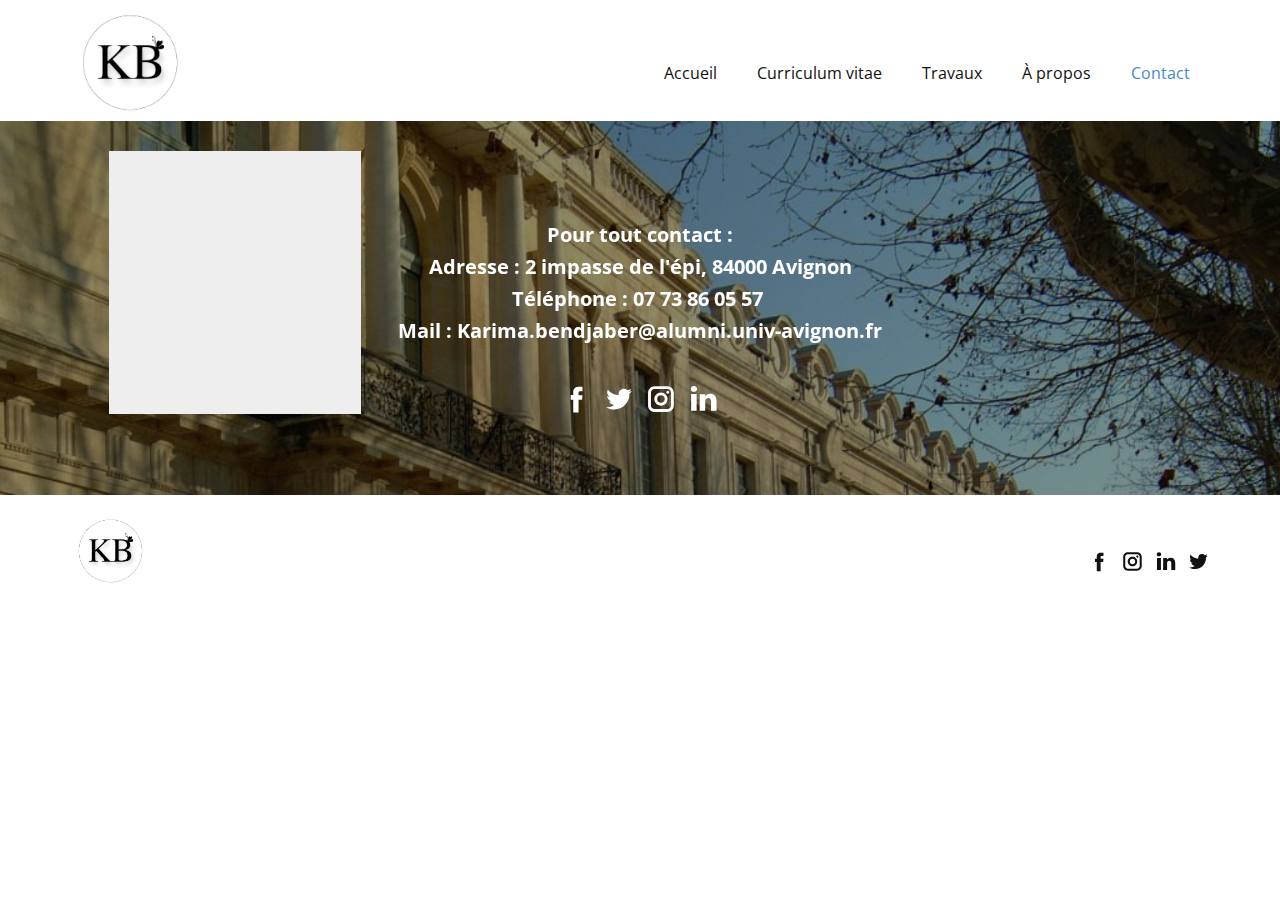
<file: Contact.html>
<!DOCTYPE html>
<html style="font-size: 16px;">
  <head>
    <meta name="viewport" content="width=device-width, initial-scale=1.0">
    <meta charset="utf-8">
    <meta name="keywords" content="">
    <meta name="description" content="">
    <meta name="page_type" content="np-template-header-footer-from-plugin">
    <title>Contact</title>
    <link rel="stylesheet" href="nicepage.css" media="screen">
<link rel="stylesheet" href="Contact.css" media="screen">
    <script class="u-script" type="text/javascript" src="jquery.js" defer=""></script>
    <script class="u-script" type="text/javascript" src="nicepage.js" defer=""></script>
    <link id="u-google-font" rel="stylesheet" href="https://fonts.googleapis.com/css?family=Roboto:100,100i,300,300i,400,400i,500,500i,700,700i,900,900i|Open+Sans:300,300i,400,400i,600,600i,700,700i,800,800i">
    
    
    <script type="application/ld+json">{
		"@context": "http://schema.org",
		"@type": "Organization",
		"name": "Site1",
		"url": "index.html",
		"logo": "images/LogoKarimaBendjaber.jpg",
		"sameAs": [
				"https://facebook.com/lily.lolypopp",
				"https://www.instagram.com/kimmyyy_b?igshid=1if4mnlwldzr4",
				"#",
				"#"
		]
}</script>
    <meta property="og:title" content="Contact">
    <meta property="og:type" content="website">
    <meta name="theme-color" content="#478ac9">
    <link rel="canonical" href="index.html">
    <meta property="og:url" content="index.html">
  </head>
  <body class="u-body"><header class="u-clearfix u-header u-white u-header" id="sec-b3c9"><div class="u-clearfix u-sheet u-sheet-1">
        <a href="Accueil.html" class="u-image u-logo u-image-1" data-image-width="591" data-image-height="589" title="a">
          <img src="images/LogoKarimaBendjaber.jpg" class="u-logo-image u-logo-image-1" data-image-width="119">
        </a>
        <nav class="u-menu u-menu-dropdown u-offcanvas u-menu-1">
          <div class="menu-collapse" style="font-size: 1rem; letter-spacing: 0;">
            <a class="u-button-style u-custom-left-right-menu-spacing u-custom-padding-bottom u-custom-top-bottom-menu-spacing u-nav-link u-text-active-palette-1-base u-text-hover-palette-2-base" href="#">
              <svg><use xmlns:xlink="http://www.w3.org/1999/xlink" xlink:href="#menu-hamburger"></use></svg>
              <svg version="1.1" xmlns="http://www.w3.org/2000/svg" xmlns:xlink="http://www.w3.org/1999/xlink"><defs><symbol id="menu-hamburger" viewBox="0 0 16 16" style="width: 16px; height: 16px;"><rect y="1" width="16" height="2"></rect><rect y="7" width="16" height="2"></rect><rect y="13" width="16" height="2"></rect>
</symbol>
</defs></svg>
            </a>
          </div>
          <div class="u-custom-menu u-nav-container">
            <ul class="u-nav u-unstyled u-nav-1"><li class="u-nav-item"><a class="u-button-style u-nav-link u-text-active-palette-1-base u-text-hover-palette-2-base" href="Accueil.html" style="padding: 10px 20px;">Accueil</a>
</li><li class="u-nav-item"><a class="u-button-style u-nav-link u-text-active-palette-1-base u-text-hover-palette-2-base" href="Curriculum-vitae.html" style="padding: 10px 20px;">Curriculum vitae</a>
</li><li class="u-nav-item"><a class="u-button-style u-nav-link u-text-active-palette-1-base u-text-hover-palette-2-base" href="Travaux.html" style="padding: 10px 20px;">Travaux</a>
</li><li class="u-nav-item"><a class="u-button-style u-nav-link u-text-active-palette-1-base u-text-hover-palette-2-base" href="A-propos.html" style="padding: 10px 20px;">À propos</a>
</li><li class="u-nav-item"><a class="u-button-style u-nav-link u-text-active-palette-1-base u-text-hover-palette-2-base" href="Contact.html" style="padding: 10px 20px;">Contact</a>
</li></ul>
          </div>
          <div class="u-custom-menu u-nav-container-collapse">
            <div class="u-black u-container-style u-inner-container-layout u-opacity u-opacity-95 u-sidenav">
              <div class="u-menu-close"></div>
              <ul class="u-align-center u-nav u-popupmenu-items u-unstyled u-nav-2"><li class="u-nav-item"><a class="u-button-style u-nav-link" href="Accueil.html" style="padding: 10px 20px;">Accueil</a>
</li><li class="u-nav-item"><a class="u-button-style u-nav-link" href="Curriculum-vitae.html" style="padding: 10px 20px;">Curriculum vitae</a>
</li><li class="u-nav-item"><a class="u-button-style u-nav-link" href="Travaux.html" style="padding: 10px 20px;">Travaux</a>
</li><li class="u-nav-item"><a class="u-button-style u-nav-link" href="A-propos.html" style="padding: 10px 20px;">À propos</a>
</li><li class="u-nav-item"><a class="u-button-style u-nav-link" href="Contact.html" style="padding: 10px 20px;">Contact</a>
</li></ul>
            </div>
            <div class="u-black u-menu-overlay u-opacity u-opacity-70"></div>
          </div>
        </nav>
      </div></header>
    <section class="u-align-center u-clearfix u-image u-shading u-section-1" id="carousel_edbe">
      <div class="u-clearfix u-sheet u-sheet-1">
        <div class="u-grey-light-2 u-map u-map-1">
          <div class="embed-responsive">
            <iframe class="embed-responsive-item" src="//maps.google.com/maps?output=embed&amp;q=Universit%C3%A9%20d'Avignon&amp;z=10&amp;t=m" data-map="[base64]"></iframe>
          </div>
        </div>
        <p class="u-text u-text-1">
          <b>Pour tout contact :</b>
          <br>
          <b>Adresse : 2 impasse de l'épi, 84000 Avignon
            <br>Téléphone : 07 73 86 05 57&nbsp;
            <br>Mail : Karima.bendjaber@alumni.univ-avignon.fr
          </b>
        </p>
        <div class="u-social-icons u-spacing-10 u-social-icons-1">
          <a class="u-social-url" target="_blank" href="https://facebook.com/lily.lolypopp">
            <span class="u-icon u-icon-circle u-social-facebook u-social-type-logo u-icon-1">
              <svg class="u-svg-link" preserveAspectRatio="xMidYMin slice" viewBox="0 0 112 112" style=""><use xmlns:xlink="http://www.w3.org/1999/xlink" xlink:href="#svg-461d"></use></svg>
              <svg x="0px" y="0px" viewBox="0 0 112 112" id="svg-461d" class="u-svg-content"><path d="M75.5,28.8H65.4c-1.5,0-4,0.9-4,4.3v9.4h13.9l-1.5,15.8H61.4v45.1H42.8V58.3h-8.8V42.4h8.8V32.2 c0-7.4,3.4-18.8,18.8-18.8h13.8v15.4H75.5z"></path></svg>
            </span>
          </a>
          <a class="u-social-url" target="_blank" href="#">
            <span class="u-icon u-icon-circle u-social-twitter u-social-type-logo u-icon-2">
              <svg class="u-svg-link" preserveAspectRatio="xMidYMin slice" viewBox="0 0 112 112" style=""><use xmlns:xlink="http://www.w3.org/1999/xlink" xlink:href="#svg-c8a4"></use></svg>
              <svg x="0px" y="0px" viewBox="0 0 112 112" id="svg-c8a4" class="u-svg-content"><path d="M92.2,38.2c0,0.8,0,1.6,0,2.3c0,24.3-18.6,52.4-52.6,52.4c-10.6,0.1-20.2-2.9-28.5-8.2 c1.4,0.2,2.9,0.2,4.4,0.2c8.7,0,16.7-2.9,23-7.9c-8.1-0.2-14.9-5.5-17.3-12.8c1.1,0.2,2.4,0.2,3.4,0.2c1.6,0,3.3-0.2,4.8-0.7 c-8.4-1.6-14.9-9.2-14.9-18c0-0.2,0-0.2,0-0.2c2.5,1.4,5.4,2.2,8.4,2.3c-5-3.3-8.3-8.9-8.3-15.4c0-3.4,1-6.5,2.5-9.2 c9.1,11.1,22.7,18.5,38,19.2c-0.2-1.4-0.4-2.8-0.4-4.3c0.1-10,8.3-18.2,18.5-18.2c5.4,0,10.1,2.2,13.5,5.7c4.3-0.8,8.1-2.3,11.7-4.5 c-1.4,4.3-4.3,7.9-8.1,10.1c3.7-0.4,7.3-1.4,10.6-2.9C98.9,32.3,95.7,35.5,92.2,38.2z"></path></svg>
            </span>
          </a>
          <a class="u-social-url" target="_blank" href="https://www.instagram.com/kimmyyy_b?igshid=1if4mnlwldzr4">
            <span class="u-icon u-icon-circle u-social-instagram u-social-type-logo u-icon-3">
              <svg class="u-svg-link" preserveAspectRatio="xMidYMin slice" viewBox="0 0 112 112" style=""><use xmlns:xlink="http://www.w3.org/1999/xlink" xlink:href="#svg-cc2f"></use></svg>
              <svg x="0px" y="0px" viewBox="0 0 112 112" id="svg-cc2f" class="u-svg-content"><path d="M55.9,32.9c-12.8,0-23.2,10.4-23.2,23.2s10.4,23.2,23.2,23.2s23.2-10.4,23.2-23.2S68.7,32.9,55.9,32.9z M55.9,69.4c-7.4,0-13.3-6-13.3-13.3c-0.1-7.4,6-13.3,13.3-13.3s13.3,6,13.3,13.3C69.3,63.5,63.3,69.4,55.9,69.4z"></path><path d="M79.7,26.8c-3,0-5.4,2.5-5.4,5.4s2.5,5.4,5.4,5.4c3,0,5.4-2.5,5.4-5.4S82.7,26.8,79.7,26.8z"></path><path d="M78.2,11H33.5C21,11,10.8,21.3,10.8,33.7v44.7c0,12.6,10.2,22.8,22.7,22.8h44.7c12.6,0,22.7-10.2,22.7-22.7 V33.7C100.8,21.1,90.6,11,78.2,11z M91,78.4c0,7.1-5.8,12.8-12.8,12.8H33.5c-7.1,0-12.8-5.8-12.8-12.8V33.7 c0-7.1,5.8-12.8,12.8-12.8h44.7c7.1,0,12.8,5.8,12.8,12.8V78.4z"></path></svg>
            </span>
          </a>
          <a class="u-social-url" target="_blank" href="#">
            <span class="u-icon u-icon-circle u-social-linkedin u-social-type-logo u-icon-4">
              <svg class="u-svg-link" preserveAspectRatio="xMidYMin slice" viewBox="0 0 112 112" style=""><use xmlns:xlink="http://www.w3.org/1999/xlink" xlink:href="#svg-68b0"></use></svg>
              <svg x="0px" y="0px" viewBox="0 0 112 112" id="svg-68b0" class="u-svg-content"><path d="M33.8,96.8H14.5v-58h19.3V96.8z M24.1,30.9L24.1,30.9c-6.6,0-10.8-4.5-10.8-10.1c0-5.8,4.3-10.1,10.9-10.1 S34.9,15,35.1,20.8C35.1,26.4,30.8,30.9,24.1,30.9z M103.3,96.8H84.1v-31c0-7.8-2.7-13.1-9.8-13.1c-5.3,0-8.5,3.6-9.9,7.1 c-0.6,1.3-0.6,3-0.6,4.8V97H44.5c0,0,0.3-52.6,0-58h19.3v8.2c2.6-3.9,7.2-9.6,17.4-9.6c12.7,0,22.2,8.4,22.2,26.1V96.8z"></path></svg>
            </span>
          </a>
        </div>
      </div>
    </section>
    
    
    <footer class="u-align-center-md u-align-center-sm u-align-center-xs u-clearfix u-footer u-white" id="sec-e6b9"><div class="u-clearfix u-sheet u-sheet-1">
        <a href="Accueil.html" class="u-image u-logo u-image-1" data-image-width="591" data-image-height="589" title="retour">
          <img src="images/LogoKarimaBendjaber.jpg" class="u-logo-image u-logo-image-1" data-image-width="80">
        </a>
        <div class="u-align-left u-social-icons u-spacing-10 u-social-icons-1">
          <a class="u-social-url" target="_blank" href="https://facebook.com/lily.lolypopp">
            <span class="u-icon u-icon-circle u-social-facebook u-social-type-logo u-icon-1">
              <svg class="u-svg-link" preserveAspectRatio="xMidYMin slice" viewBox="0 0 112 112" style=""><use xmlns:xlink="http://www.w3.org/1999/xlink" xlink:href="#svg-a552"></use></svg>
              <svg x="0px" y="0px" viewBox="0 0 112 112" id="svg-a552" class="u-svg-content"><path d="M75.5,28.8H65.4c-1.5,0-4,0.9-4,4.3v9.4h13.9l-1.5,15.8H61.4v45.1H42.8V58.3h-8.8V42.4h8.8V32.2 c0-7.4,3.4-18.8,18.8-18.8h13.8v15.4H75.5z"></path></svg>
            </span>
          </a>
          <a class="u-social-url" target="_blank" href="https://www.instagram.com/kimmyyy_b?igshid=1if4mnlwldzr4">
            <span class="u-icon u-icon-circle u-social-instagram u-social-type-logo u-icon-2">
              <svg class="u-svg-link" preserveAspectRatio="xMidYMin slice" viewBox="0 0 112 112" style=""><use xmlns:xlink="http://www.w3.org/1999/xlink" xlink:href="#svg-6129"></use></svg>
              <svg x="0px" y="0px" viewBox="0 0 112 112" id="svg-6129" class="u-svg-content"><path d="M55.9,32.9c-12.8,0-23.2,10.4-23.2,23.2s10.4,23.2,23.2,23.2s23.2-10.4,23.2-23.2S68.7,32.9,55.9,32.9z M55.9,69.4c-7.4,0-13.3-6-13.3-13.3c-0.1-7.4,6-13.3,13.3-13.3s13.3,6,13.3,13.3C69.3,63.5,63.3,69.4,55.9,69.4z"></path><path d="M79.7,26.8c-3,0-5.4,2.5-5.4,5.4s2.5,5.4,5.4,5.4c3,0,5.4-2.5,5.4-5.4S82.7,26.8,79.7,26.8z"></path><path d="M78.2,11H33.5C21,11,10.8,21.3,10.8,33.7v44.7c0,12.6,10.2,22.8,22.7,22.8h44.7c12.6,0,22.7-10.2,22.7-22.7 V33.7C100.8,21.1,90.6,11,78.2,11z M91,78.4c0,7.1-5.8,12.8-12.8,12.8H33.5c-7.1,0-12.8-5.8-12.8-12.8V33.7 c0-7.1,5.8-12.8,12.8-12.8h44.7c7.1,0,12.8,5.8,12.8,12.8V78.4z"></path></svg>
            </span>
          </a>
          <a class="u-social-url" target="_blank" href="#">
            <span class="u-icon u-icon-circle u-social-linkedin u-social-type-logo u-icon-3">
              <svg class="u-svg-link" preserveAspectRatio="xMidYMin slice" viewBox="0 0 112 112" style=""><use xmlns:xlink="http://www.w3.org/1999/xlink" xlink:href="#svg-e7d7"></use></svg>
              <svg x="0px" y="0px" viewBox="0 0 112 112" id="svg-e7d7" class="u-svg-content"><path d="M33.8,96.8H14.5v-58h19.3V96.8z M24.1,30.9L24.1,30.9c-6.6,0-10.8-4.5-10.8-10.1c0-5.8,4.3-10.1,10.9-10.1 S34.9,15,35.1,20.8C35.1,26.4,30.8,30.9,24.1,30.9z M103.3,96.8H84.1v-31c0-7.8-2.7-13.1-9.8-13.1c-5.3,0-8.5,3.6-9.9,7.1 c-0.6,1.3-0.6,3-0.6,4.8V97H44.5c0,0,0.3-52.6,0-58h19.3v8.2c2.6-3.9,7.2-9.6,17.4-9.6c12.7,0,22.2,8.4,22.2,26.1V96.8z"></path></svg>
            </span>
          </a>
          <a class="u-social-url" target="_blank" href="#">
            <span class="u-icon u-icon-circle u-social-twitter u-social-type-logo u-icon-4">
              <svg class="u-svg-link" preserveAspectRatio="xMidYMin slice" viewBox="0 0 112 112" style=""><use xmlns:xlink="http://www.w3.org/1999/xlink" xlink:href="#svg-c21f"></use></svg>
              <svg x="0px" y="0px" viewBox="0 0 112 112" id="svg-c21f" class="u-svg-content"><path d="M92.2,38.2c0,0.8,0,1.6,0,2.3c0,24.3-18.6,52.4-52.6,52.4c-10.6,0.1-20.2-2.9-28.5-8.2 c1.4,0.2,2.9,0.2,4.4,0.2c8.7,0,16.7-2.9,23-7.9c-8.1-0.2-14.9-5.5-17.3-12.8c1.1,0.2,2.4,0.2,3.4,0.2c1.6,0,3.3-0.2,4.8-0.7 c-8.4-1.6-14.9-9.2-14.9-18c0-0.2,0-0.2,0-0.2c2.5,1.4,5.4,2.2,8.4,2.3c-5-3.3-8.3-8.9-8.3-15.4c0-3.4,1-6.5,2.5-9.2 c9.1,11.1,22.7,18.5,38,19.2c-0.2-1.4-0.4-2.8-0.4-4.3c0.1-10,8.3-18.2,18.5-18.2c5.4,0,10.1,2.2,13.5,5.7c4.3-0.8,8.1-2.3,11.7-4.5 c-1.4,4.3-4.3,7.9-8.1,10.1c3.7-0.4,7.3-1.4,10.6-2.9C98.9,32.3,95.7,35.5,92.2,38.2z"></path></svg>
            </span>
          </a>
        </div>
      </div></footer>
  </body>
</html>
</file>
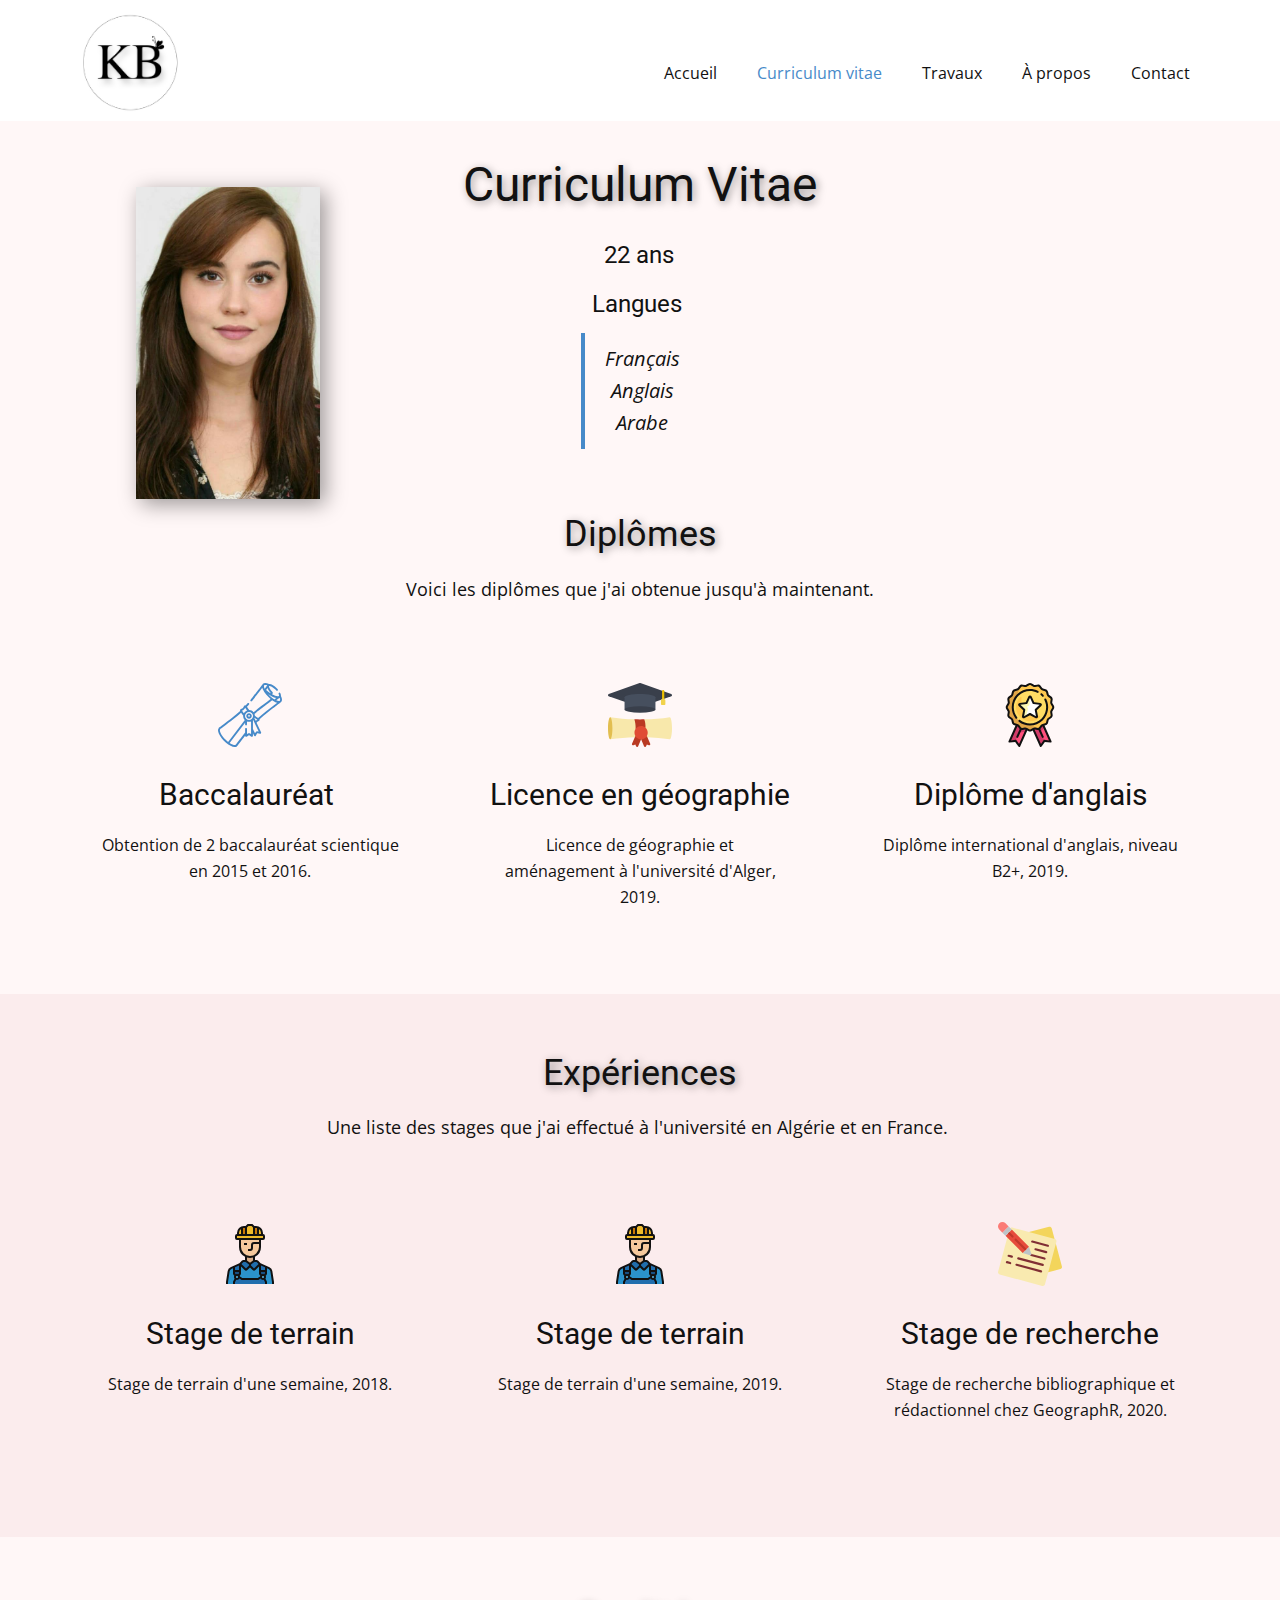
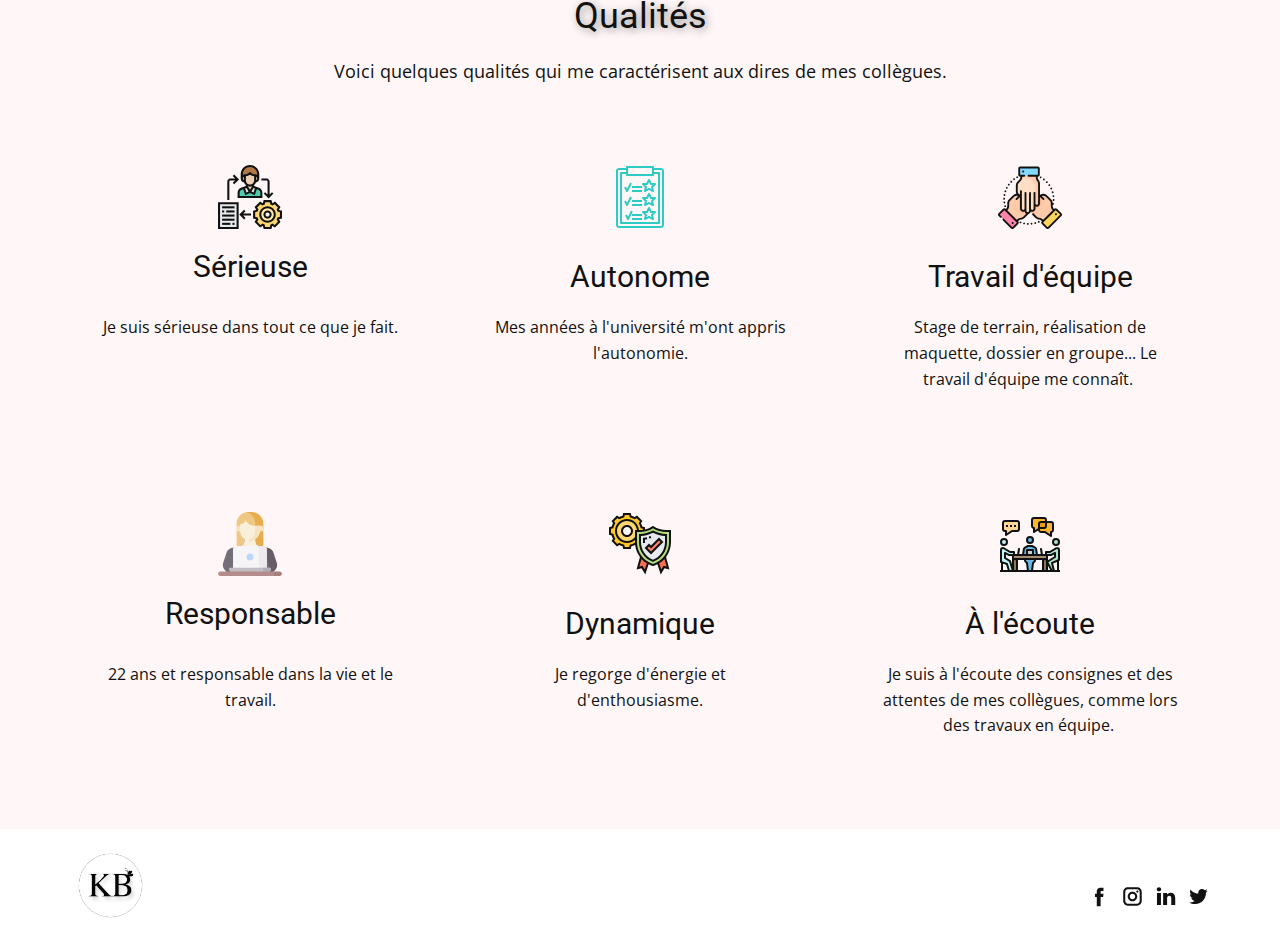
<file: Curriculum-vitae.html>
<!DOCTYPE html>
<html style="font-size: 16px;">
  <head>
    <meta name="viewport" content="width=device-width, initial-scale=1.0">
    <meta charset="utf-8">
    <meta name="keywords" content="">
    <meta name="description" content="">
    <meta name="page_type" content="np-template-header-footer-from-plugin">
    <title>Curriculum vitae</title>
    <link rel="stylesheet" href="nicepage.css" media="screen">
<link rel="stylesheet" href="Curriculum-vitae.css" media="screen">
    <script class="u-script" type="text/javascript" src="jquery.js" defer=""></script>
    <script class="u-script" type="text/javascript" src="nicepage.js" defer=""></script>
    <link id="u-google-font" rel="stylesheet" href="https://fonts.googleapis.com/css?family=Roboto:100,100i,300,300i,400,400i,500,500i,700,700i,900,900i|Open+Sans:300,300i,400,400i,600,600i,700,700i,800,800i">
    
    
    
    
    
    <script type="application/ld+json">{
		"@context": "http://schema.org",
		"@type": "Organization",
		"name": "Site1",
		"url": "index.html",
		"logo": "images/LogoKarimaBendjaber.jpg",
		"sameAs": [
				"https://facebook.com/lily.lolypopp",
				"https://www.instagram.com/kimmyyy_b?igshid=1if4mnlwldzr4",
				"#",
				"#"
		]
}</script>
    <meta property="og:title" content="Curriculum vitae">
    <meta property="og:type" content="website">
    <meta name="theme-color" content="#478ac9">
    <link rel="canonical" href="index.html">
    <meta property="og:url" content="index.html">
  </head>
  <body class="u-body"><header class="u-clearfix u-header u-white u-header" id="sec-b3c9"><div class="u-clearfix u-sheet u-sheet-1">
        <a href="Accueil.html" class="u-image u-logo u-image-1" data-image-width="591" data-image-height="589" title="a">
          <img src="images/LogoKarimaBendjaber.jpg" class="u-logo-image u-logo-image-1" data-image-width="119">
        </a>
        <nav class="u-menu u-menu-dropdown u-offcanvas u-menu-1">
          <div class="menu-collapse" style="font-size: 1rem; letter-spacing: 0;">
            <a class="u-button-style u-custom-left-right-menu-spacing u-custom-padding-bottom u-custom-top-bottom-menu-spacing u-nav-link u-text-active-palette-1-base u-text-hover-palette-2-base" href="#">
              <svg><use xmlns:xlink="http://www.w3.org/1999/xlink" xlink:href="#menu-hamburger"></use></svg>
              <svg version="1.1" xmlns="http://www.w3.org/2000/svg" xmlns:xlink="http://www.w3.org/1999/xlink"><defs><symbol id="menu-hamburger" viewBox="0 0 16 16" style="width: 16px; height: 16px;"><rect y="1" width="16" height="2"></rect><rect y="7" width="16" height="2"></rect><rect y="13" width="16" height="2"></rect>
</symbol>
</defs></svg>
            </a>
          </div>
          <div class="u-custom-menu u-nav-container">
            <ul class="u-nav u-unstyled u-nav-1"><li class="u-nav-item"><a class="u-button-style u-nav-link u-text-active-palette-1-base u-text-hover-palette-2-base" href="Accueil.html" style="padding: 10px 20px;">Accueil</a>
</li><li class="u-nav-item"><a class="u-button-style u-nav-link u-text-active-palette-1-base u-text-hover-palette-2-base" href="Curriculum-vitae.html" style="padding: 10px 20px;">Curriculum vitae</a>
</li><li class="u-nav-item"><a class="u-button-style u-nav-link u-text-active-palette-1-base u-text-hover-palette-2-base" href="Travaux.html" style="padding: 10px 20px;">Travaux</a>
</li><li class="u-nav-item"><a class="u-button-style u-nav-link u-text-active-palette-1-base u-text-hover-palette-2-base" href="A-propos.html" style="padding: 10px 20px;">À propos</a>
</li><li class="u-nav-item"><a class="u-button-style u-nav-link u-text-active-palette-1-base u-text-hover-palette-2-base" href="Contact.html" style="padding: 10px 20px;">Contact</a>
</li></ul>
          </div>
          <div class="u-custom-menu u-nav-container-collapse">
            <div class="u-black u-container-style u-inner-container-layout u-opacity u-opacity-95 u-sidenav">
              <div class="u-menu-close"></div>
              <ul class="u-align-center u-nav u-popupmenu-items u-unstyled u-nav-2"><li class="u-nav-item"><a class="u-button-style u-nav-link" href="Accueil.html" style="padding: 10px 20px;">Accueil</a>
</li><li class="u-nav-item"><a class="u-button-style u-nav-link" href="Curriculum-vitae.html" style="padding: 10px 20px;">Curriculum vitae</a>
</li><li class="u-nav-item"><a class="u-button-style u-nav-link" href="Travaux.html" style="padding: 10px 20px;">Travaux</a>
</li><li class="u-nav-item"><a class="u-button-style u-nav-link" href="A-propos.html" style="padding: 10px 20px;">À propos</a>
</li><li class="u-nav-item"><a class="u-button-style u-nav-link" href="Contact.html" style="padding: 10px 20px;">Contact</a>
</li></ul>
            </div>
            <div class="u-black u-menu-overlay u-opacity u-opacity-70"></div>
          </div>
        </nav>
      </div></header>
    <section class="u-clearfix u-custom-color-1 u-section-1" id="sec-3390">
      <div class="u-clearfix u-sheet u-sheet-1">
        <h1 class="u-align-center u-text u-text-default u-text-1">Curriculum Vitae</h1>
        <img src="images/maphoto.jpg" alt="" class="u-image u-image-default u-image-1" data-image-width="565" data-image-height="960">
        <h4 class="u-align-center u-text u-text-default u-text-2">22 ans</h4>
        <h4 class="u-align-center u-text u-text-3">Langues&nbsp;</h4>
        <blockquote class="u-align-center u-text u-text-default u-text-4">Français
          <br>Anglais
          <br>Arabe
        </blockquote>
        <h2 class="u-align-center u-text u-text-default u-text-5"></h2>
        <h2 class="u-align-center u-text u-text-6">Diplômes</h2>
        <p class="u-align-center u-text u-text-7">Voici les diplômes que j'ai obtenue jusqu'à maintenant.</p>
        <div class="u-clearfix u-expanded-width u-gutter-30 u-layout-wrap u-layout-wrap-1">
          <div class="u-layout">
            <div class="u-layout-row">
              <div class="u-align-center u-container-style u-layout-cell u-left-cell u-size-20 u-layout-cell-1">
                <div class="u-container-layout u-valign-top u-container-layout-1">
                  <span class="u-icon u-icon-circle u-text-palette-1-base u-icon-1">
                    <svg class="u-svg-link" preserveAspectRatio="xMidYMin slice" viewBox="0 0 512.04 512.04" style=""><use xmlns:xlink="http://www.w3.org/1999/xlink" xlink:href="#svg-19f5"></use></svg>
                    <svg xmlns="http://www.w3.org/2000/svg" id="svg-19f5" enable-background="new 0 0 512.04 512.04" viewBox="0 0 512.04 512.04" class="u-svg-content"><g><path d="m232.631 248.21c-8.588 8.588-8.588 22.563 0 31.151 8.587 8.588 22.562 8.589 31.152 0 8.588-8.588 8.588-22.563 0-31.151-8.59-8.589-22.564-8.589-31.152 0zm20.545 10.606c2.74 2.74 2.74 7.199 0 9.938-2.74 2.74-7.198 2.74-9.938 0s-2.74-7.198 0-9.938 7.197-2.74 9.938 0z"></path><path d="m134.046 512.04c7.656 0 13.977-2.263 18.585-6.872 1.517-1.516-2.655 3.765 64.231-83.564v.839c0 6.589 7.395 10.504 12.839 6.788l17.338-11.814c.709-.483 1.625-.483 2.334 0l17.333 11.812c5.448 3.718 12.844-.193 12.844-6.785v-19.754l8.481 17.836c2.82 5.938 11.169 6.328 14.512.619l10.583-18.115c.434-.741 1.256-1.136 2.109-1.002l20.734 3.225c6.515 1.002 11.506-5.69 8.677-11.645l-36.165-76.053c2.59-3.712 6.059-6.691 10.181-8.719l8.15-4.008c5.461-2.685 7.892-9.061 5.765-14.646 20.435-19.062 41.977-37.288 64.121-54.248 114.606-87.778 106.953-81.789 108.478-83.313 9.655-9.654 9.022-27.036-1.726-49.117.74-5.306-.236-12.473-4.596-22.108-1.708-3.773-6.15-5.448-9.925-3.741-3.774 1.708-5.449 6.151-3.741 9.925 4.646 10.265 3.534 14.732 2.773 15.492-.037.037-.078.072-.127.108-9.082 6.625-30.382 1.554-55.538-12.879l3.305-3.304c3.889-3.891 3.93-10.276.089-14.237-10.821-11.145-19.349-22.97-24.013-33.297-4.62-10.231-3.509-14.685-2.756-15.438.121-.121.269-.228.442-.321.349-.089.691-.203 1.023-.341 6.029-1.147 25.906 6.039 49.054 29.187 2.449 2.45 4.825 4.977 7.063 7.512 2.74 3.105 7.48 3.4 10.586.659s3.4-7.481.658-10.586c-2.441-2.766-5.032-5.521-7.7-8.19-20.033-20.038-45.066-35.47-61.477-33.365-22.12-10.785-39.532-11.434-49.198-1.766-.765.765-1.514 1.628-2.219 2.599-87.258 113.927-86.134 112.673-96.988 126.006-4.02 4.938-.414 12.235 5.812 12.235 2.179 0 4.339-.944 5.821-2.765 11.132-13.674 10.975-13.695 82.453-107.018 1.122 4.383 2.677 8.663 4.437 12.789 12.071 28.295 38.063 57.495 62.015 77.043-93.143 71.339-108.134 82.093-136.029 106.384-8.553-10.485-21.07-16.735-34.595-17.269-6.604-8.286-12.778-16.991-18.422-25.972 5.524-5.899 11.001-11.91 16.331-17.927 2.747-3.1 2.46-7.84-.64-10.587-3.101-2.747-7.841-2.46-10.587.64-4.884 5.513-9.894 11.022-14.949 16.441-5.608-2.137-11.972.328-14.646 5.765l-4.008 8.15c-3.026 6.153-8.225 10.879-14.637 13.309l-4.899 1.856c-6.258 2.369-9.214 9.47-6.6 15.54-19.699 18.236-40.437 35.716-61.717 52.015-113.866 87.209-106.987 81.819-108.48 83.313-9.148 9.147-9.031 25.537.33 46.148 22.164 48.807 88.153 106.531 126.891 106.531zm123.775-107.019c-5.84-3.98-13.389-3.979-19.228 0l-6.731 4.586v-42.815c0-4.142-3.358-7.5-7.5-7.5s-7.5 3.358-7.5 7.5v30.142c-79.247 103.468-74.402 97.192-74.837 97.627-5.547 5.546-24.25 2.048-49.048-14.545l123.885-161.751v13.527c0 4.142 3.358 7.5 7.5 7.5s7.5-3.358 7.5-7.5v-23.914c10.107 3.729 21.738 4.041 32.689 0v101.729zm59.722-17.815c-6.987-1.089-13.801 2.156-17.366 8.257l-4.108 7.032-16.517-34.734v-68.916c.837-.749 1.61-1.492 2.352-2.255l43.686 91.868zm-16.084-84.423-9.889-20.796c.416-.995.796-2.002 1.141-3.018 7.124 5.346 14.501 10.386 22.055 15.067-4.464 2.196-8.372 3.998-13.307 8.747zm191.901-184.965c5.129 13.35 4.145 21.263 1.212 24.195-3.647 3.649-13.701 3.651-28.897-3.175zm-71.711-38.081-2.434 2.433c-11.352-7.584-22.911-16.627-34.167-26.712l11.03-14.527c4.616 12.528 14.317 26.565 25.571 38.806zm-27.475-61.104-20.141 26.527c-.784-.765-1.566-1.534-2.345-2.308-4.808-12.012-5.484-21.658-1.71-25.432 2.932-2.931 10.845-3.917 24.196 1.213zm6.625 68.946c18.228 13.347 42.815 28.115 65.109 32.249l-14.789 11.229c-18.306-11.217-36.212-27.283-50.32-43.478zm32.28 49.538c11.947 8.428 26.967 17.056 41.013 20.648l-86.512 66.26c-22.962 17.587-45.289 36.511-66.434 56.311-8.979-5.643-17.683-11.817-25.971-18.421-.195-4.941-1.163-9.857-2.903-14.548 28.835-25.289 42.418-34.894 140.807-110.25zm-162.226 149.315c-12.486 12.487-32.806 12.487-45.293 0-12.487-12.488-12.487-32.806 0-45.294 12.487-12.487 32.806-12.488 45.293 0 12.489 12.488 12.489 32.807 0 45.294zm-77.019-65.769c9.981-3.781 18.072-11.138 22.783-20.716l1.339-2.722c4.682 7.555 9.722 14.933 15.067 22.056-11.879 4.031-21.205 12.516-26.55 22.82-4.978-6.872-9.529-13.789-13.836-20.985zm-176.403 149.305c.436-.435-6.418 4.851 106.993-82.012 20.829-15.953 41.147-33.019 60.505-50.812 5.1 7.93 10.594 15.649 16.409 23.053-.988 13.028 3.413 26.392 13.205 36.426l-133.701 174.568c-7.209-5.658-14.313-11.978-21.188-18.853-38.028-38.029-50.408-74.186-42.223-82.37z"></path>
</g></svg>
                  </span>
                  <h3 class="u-text u-text-8">Baccalauréat&nbsp;</h3>
                  <p class="u-text u-text-9">Obtention de 2 baccalauréat scientique en 2015 et 2016.</p>
                </div>
              </div>
              <div class="u-align-center u-container-style u-layout-cell u-size-20 u-layout-cell-2">
                <div class="u-container-layout u-valign-top u-container-layout-2">
                  <span class="u-icon u-icon-circle u-icon-2">
                    <svg class="u-svg-link" preserveAspectRatio="xMidYMin slice" viewBox="0 0 58 58" style=""><use xmlns:xlink="http://www.w3.org/1999/xlink" xlink:href="#svg-b9ec"></use></svg>
                    <svg xmlns="http://www.w3.org/2000/svg" viewBox="0 0 58 58" id="svg-b9ec" class="u-svg-content"><g id="Page-1" fill="none" fill-rule="evenodd"><g id="001---Degree" fill-rule="nonzero"><path id="Shape" d="m58 41c0 5.52-.9 10-2 10-6.7112284-1.0725403-13.4859779-1.7005743-20.28-1.88l-2.48-1.18c1.3819409-2.454038.8656032-5.5395726-1.24-7.41-.03-3.32 1.52-6.16.89-7.57 7.7404735-.0961258 15.4638975-.7511631 23.11-1.96 1.1 0 2 4.48 2 10z" fill="#f8e8ab"></path><path id="Shape" d="m15 17.06-14.33-5.12c-.39548448-.1435417-.65882556-.5192718-.65882556-.94s.26334108-.7964583.65882556-.94l27.98-10c.2264785-.07998655.4735215-.07998655.7 0l27.98 10c.3954845.1435417.6588256.5192718.6588256.94s-.2633411.7964583-.6588256.94l-6.4 2.29-2.77.99-5.16 1.84z" fill="#393f4b"></path><g fill="#f8e8ab"><path id="Shape" d="m2.14 50.97-.14.03c.04833698.0007373.09620934-.0095211.14-.03z"></path><path id="Shape" d="m2.12 31.02c-.04032984-.004509-.08038777-.0111853-.12-.02.04066495.0017575.08096316.0084738.12.02z"></path><path id="Shape" d="m2.13 31.02c7.19767563 1.1342429 14.4648019 1.7724135 21.75 1.91.66 1.46 3.12 4.53 3.12 8.07 0 .24 0 .47-.01.7-1.2350758 1.8750034-1.3199616 4.2826716-.22 6.24l-2.47 1.12c-7.4216238.1297297-14.82563445.7678913-22.16 1.91z"></path>
</g><path id="Shape" d="m24.99 41.7c.01-.23.01-.46.01-.7.1107196-2.7352573-.2685837-5.4682733-1.12-8.07 1.64.05 3.35.07 5.12.07 1.33 0 2.63-.01 3.89-.04.8073011 2.4394088 1.1796303 5.0017108 1.1 7.57z" fill="#ba3a23"></path><path id="Shape" d="m30 51-2.66 6.37c-.147908.3777222-.5093466.6286703-.9149419.6352475-.4055954.0065773-.7749806-.2325197-.9350581-.6052475l-.73-1.68-1.68.72c-.3695259.1620183-.800349.0843318-1.0900103-.1965519s-.380564-.7091131-.2299897-1.0834481l2.54-6.1.47-1.12z" fill="#ba3a23"></path><path id="Shape" d="m35.23 47.94.49 1.18 2.52 6.04c.1505743.374335.0596716.8025644-.2299897 1.0834481s-.7204844.3585702-1.0900103.1965519l-1.68-.72-.73 1.68c-.1600775.3727278-.5294627.6118248-.9350581.6052475-.4055953-.0065772-.7670339-.2575253-.9149419-.6352475l-2.66-6.37z" fill="#ba3a23"></path><path id="Shape" d="m15 24v-11c0-1.66 6.27-3 14-3s14 1.34 14 3v11z" fill="#464f5e"></path><path id="Shape" d="m50 15c-.5522847 0-1-.4477153-1-1v-6.56c0-.55228475.4477153-1 1-1s1 .44771525 1 1v6.56c0 .5522847-.4477153 1-1 1z" fill="#edc100"></path><path id="Shape" d="m48 16v3c0 .5522847.4477153 1 1 1h2c.5522847 0 1-.4477153 1-1v-3c0-1.1045695-.8954305-2-2-2s-2 .8954305-2 2z" fill="#f1d24b"></path><ellipse id="Oval" cx="29" cy="24" fill="#393f4b" rx="14" ry="3"></ellipse><path id="Shape" d="m4 41c0 5.28-.82 9.61-1.86 9.97-.04379066.0204789-.09166302.0307373-.14.03-1.1 0-2-4.48-2-10s.9-10 2-10c.01099251-.0013232.02199988.002346.03.01.02 0 .05.01.09.01h.01c1.04.35 1.87 4.68 1.87 9.98z" fill="#e2be50"></path><path id="Shape" d="m36 45c0 3.3137085-2.6862915 6-6 6s-6-2.6862915-6-6 2.6862915-6 6-6c1.474849-.0086351 2.8990499.537487 3.99 1.53 1.2798799 1.1329139 2.0118537 2.7607361 2.01 4.47z" fill="#e04c34"></path>
</g>
</g></svg>
                  </span>
                  <h3 class="u-text u-text-10">Licence en géographie</h3>
                  <p class="u-text u-text-11">Licence de géographie et aménagement à l'université d'Alger, 2019.</p>
                </div>
              </div>
              <div class="u-align-center u-container-style u-layout-cell u-right-cell u-size-20 u-layout-cell-3">
                <div class="u-container-layout u-valign-top u-container-layout-3">
                  <span class="u-icon u-icon-circle u-icon-3">
                    <svg class="u-svg-link" preserveAspectRatio="xMidYMin slice" viewBox="0 0 511.999 511.999" style=""><use xmlns:xlink="http://www.w3.org/1999/xlink" xlink:href="#svg-959a"></use></svg>
                    <svg xmlns="http://www.w3.org/2000/svg" xmlns:xlink="http://www.w3.org/1999/xlink" version="1.1" id="svg-959a" x="0px" y="0px" viewBox="0 0 511.999 511.999" style="enable-background:new 0 0 511.999 511.999;" xml:space="preserve" class="u-svg-content"><g><polygon style="fill:#FF507D;" points="361.171,335.434 281.818,368.812 342.388,503.93 371.094,462.768 420.922,468.726  "></polygon><polygon style="fill:#FF507D;" points="91.408,468.726 141.236,462.768 169.941,503.93 230.512,368.812 151.159,335.434  "></polygon>
</g><g><path style="fill:#D23C69;" d="M190.11,351.818l-38.951-16.384L91.408,468.726l48.918-5.849l33.081-73.795   c5.846,2.684,12.242,4.198,18.821,4.198c2.346,0,4.711-0.185,7.03-0.55l17.789-2.799l3.139,1.914l10.326-23.033L190.11,351.818z"></path><path style="fill:#D23C69;" d="M338.868,388.96c6.852-3.203,12.924-8.049,17.473-14.306l10.58-14.546l4.789-1.159l-10.542-23.515   l-38.951,16.384l-40.402,16.994l60.571,135.119l28.707-41.163l0.91,0.109L338.868,388.96z"></path>
</g><path style="fill:#FFC850;" d="M439.176,204.208l-10.616,17.411c-2.395,3.928-3.318,8.579-2.602,13.124l3.164,20.111  c1.133,7.2-1.863,14.43-7.759,18.717l-16.455,11.969c-3.725,2.71-6.367,6.656-7.45,11.133l-4.792,19.8  c-1.712,7.071-7.233,12.592-14.304,14.303l-19.799,4.791c-4.477,1.083-8.425,3.724-11.134,7.45l-11.966,16.451  c-4.288,5.895-11.517,8.891-18.719,7.759l-20.103-3.164c-4.545-0.715-9.197,0.207-13.126,2.602l-17.408,10.615  c-6.206,3.785-14.008,3.785-20.214,0l-17.411-10.616c-3.928-2.395-8.579-3.318-13.124-2.602l-20.111,3.164  c-7.2,1.133-14.43-1.863-18.717-7.759l-11.969-16.455c-2.71-3.725-6.656-6.367-11.133-7.45l-19.8-4.792  c-7.071-1.712-12.592-7.233-14.303-14.304l-4.791-19.799c-1.083-4.477-3.724-8.425-7.45-11.134l-16.451-11.966  c-5.895-4.288-8.891-11.517-7.759-18.719l3.164-20.103c0.715-4.545-0.207-9.197-2.602-13.126L72.821,204.21  c-3.785-6.206-3.785-14.008,0-20.214l10.616-17.411c2.395-3.928,3.318-8.579,2.602-13.124l-3.164-20.111  c-1.133-7.2,1.863-14.43,7.759-18.717l16.455-11.969c3.725-2.71,6.367-6.656,7.45-11.133l4.792-19.8  c1.712-7.071,7.233-12.592,14.304-14.303l19.799-4.791c4.477-1.083,8.425-3.724,11.135-7.45l11.966-16.451  c4.288-5.895,11.517-8.891,18.719-7.759l20.103,3.164c4.545,0.715,9.197-0.207,13.126-2.602l17.407-10.615  c6.206-3.785,14.008-3.785,20.214,0l17.411,10.616c3.928,2.395,8.579,3.318,13.124,2.602l20.111-3.164  c7.2-1.133,14.43,1.863,18.717,7.759l11.969,16.455c2.71,3.725,6.656,6.367,11.133,7.45l19.8,4.792  c7.071,1.712,12.592,7.233,14.303,14.304l4.791,19.799c1.083,4.477,3.724,8.425,7.45,11.135l16.451,11.966  c5.895,4.288,8.891,11.517,7.759,18.719l-3.164,20.103c-0.715,4.545,0.207,9.197,2.602,13.126l10.615,17.407  C442.96,190.201,442.96,198.001,439.176,204.208z"></path><path style="fill:#E1A546;" d="M144.115,155.372c0-51.6,19.353-98.66,51.158-134.392l-0.02-0.003  c-7.201-1.134-14.431,1.862-18.718,7.758L164.57,45.186c-2.71,3.725-6.657,6.367-11.135,7.45l-19.799,4.791  c-7.071,1.711-12.592,7.232-14.304,14.303l-4.792,19.8c-1.083,4.477-3.724,8.423-7.45,11.133l-16.456,11.969  c-5.894,4.287-8.891,11.516-7.759,18.717l3.164,20.11c0.715,4.545-0.208,9.196-2.602,13.124L72.82,183.992  c-3.785,6.206-3.785,14.008,0,20.214l10.615,17.407c2.396,3.929,3.318,8.581,2.602,13.126l-3.164,20.105  c-1.134,7.201,1.862,14.431,7.758,18.718l16.451,11.966c3.725,2.71,6.367,6.657,7.45,11.135l4.791,19.799  c1.711,7.071,7.232,12.592,14.303,14.304l19.8,4.792c4.477,1.083,8.423,3.724,11.133,7.45l11.968,16.455  c4.288,5.894,11.516,8.891,18.717,7.759l20.11-3.164c4.545-0.715,9.196,0.207,13.125,2.602l17.411,10.616  c6.207,3.785,14.008,3.785,20.214,0l17.407-10.615c3.929-2.396,8.581-3.318,13.126-2.602l20.104,3.164  c7.201,1.134,14.431-1.862,18.718-7.758l1.515-2.083C229.638,352.476,144.115,263.923,144.115,155.372z"></path><circle style="fill:#FFDC64;" cx="255.995" cy="194.105" r="137.702"></circle><path style="fill:#FFC850;" d="M287.087,260.482c-48.781-9.708-87.801-48.749-97.482-97.535  c-3.092-15.584-3.162-30.729-0.793-45.055c0.897-5.426-5.717-8.775-9.711-4.994c-24.706,23.382-38.77,57.882-34.093,95.522  c6.207,49.97,46.696,90.461,96.665,96.672c37.643,4.68,72.145-9.385,95.531-34.092c3.78-3.994,0.432-10.608-4.994-9.711  C317.862,263.66,302.693,263.587,287.087,260.482z"></path><path style="fill:#FFFFFF;" d="M255.998,247.79l-46.602,26.086c-4.849,2.714-10.65-1.501-9.567-6.951l10.408-52.383l-39.211-36.261  c-4.079-3.773-1.863-10.592,3.654-11.246l53.036-6.288l22.369-48.497c2.327-5.045,9.498-5.045,11.825,0l22.369,48.497l53.036,6.288  c5.518,0.654,7.734,7.475,3.654,11.246l-39.211,36.261l10.408,52.383c1.083,5.45-4.718,9.665-9.567,6.951L255.998,247.79z"></path><path style="fill:#FFFAB4;" d="M255.998,116.643l5.201-5.201c-2.756-4.02-8.952-3.879-11.114,0.807l-22.369,48.497l-53.037,6.288  c-5.518,0.654-7.734,7.474-3.654,11.246l39.211,36.261l-10.409,52.383c-1.083,5.45,4.718,9.665,9.567,6.951l12.279-6.873  l17.793-52.046c1.919-5.612,0.812-11.819-2.928-16.422l-3.162-3.891c-2.26-2.782-0.905-6.97,2.558-7.898l2.971-0.797  c7.025-1.885,12.106-7.981,12.695-15.23L255.998,116.643z"></path><path d="M314.08,78.199c3.976,2.012,8.83,0.414,10.84-3.563c2.01-3.977,0.415-8.83-3.563-10.84  c-56.318-28.458-124.159-17.577-168.81,27.075c-51.895,51.894-57.089,134.64-12.081,192.474c1.591,2.044,3.969,3.114,6.373,3.114  c1.732,0,3.477-0.555,4.95-1.702c3.517-2.737,4.149-7.806,1.413-11.323c-40.019-51.422-35.394-125.002,10.757-171.153  C203.667,62.569,263.996,52.891,314.08,78.199z"></path><path d="M374.946,124.674c-3.977,2.009-5.574,6.861-3.565,10.84c25.289,50.076,15.606,110.396-24.095,150.096  c-46.152,46.15-119.731,50.774-171.153,10.757c-3.518-2.736-8.586-2.104-11.323,1.413c-2.737,3.517-2.104,8.586,1.413,11.323  c26.344,20.501,57.855,30.586,89.266,30.586c37.548,0,74.952-14.411,103.209-42.668c44.64-44.64,55.526-112.468,27.089-168.781  C383.777,124.262,378.925,122.667,374.946,124.674z"></path><path d="M341.373,96.719c2.015,1.78,4.005,3.652,5.915,5.561c1.908,1.91,3.78,3.899,5.561,5.914  c1.594,1.804,3.816,2.725,6.049,2.725c1.899,0,3.805-0.667,5.34-2.022c3.339-2.951,3.653-8.049,0.703-11.388  c-1.999-2.262-4.099-4.496-6.242-6.638c-2.143-2.143-4.376-4.243-6.638-6.242c-3.339-2.952-8.439-2.636-11.388,0.702  C337.719,88.669,338.033,93.769,341.373,96.719z"></path><path d="M446.064,179.794l-10.615-17.407c-1.398-2.294-1.939-5.018-1.521-7.67l3.164-20.103  c1.613-10.245-2.596-20.398-10.982-26.499l-16.451-11.966c-2.175-1.582-3.721-3.892-4.354-6.506l-4.791-19.799  c-2.432-10.057-10.191-17.815-20.247-20.249l-19.8-4.792c-2.614-0.633-4.925-2.178-6.506-4.354l-11.968-16.455  c-6.1-8.386-16.254-12.597-26.496-10.983l-20.11,3.164c-2.652,0.417-5.377-0.123-7.669-1.521L270.308,4.036  c-8.826-5.382-19.79-5.381-28.616,0l-17.407,10.615c-2.293,1.399-5.015,1.938-7.67,1.521l-20.105-3.164  c-10.242-1.612-20.397,2.597-26.497,10.983l-11.966,16.451c-1.582,2.175-3.893,3.721-6.507,4.354l-19.799,4.791  c-10.055,2.432-17.815,10.191-20.249,20.247l-4.792,19.8c-0.633,2.614-2.178,4.925-4.354,6.506L85.89,108.108  c-8.386,6.099-12.594,16.251-10.983,26.496l3.164,20.111c0.417,2.653-0.123,5.377-1.521,7.669l-10.617,17.411  c-5.38,8.826-5.38,19.79,0.001,28.615l10.615,17.407c1.399,2.294,1.939,5.018,1.521,7.67l-3.164,20.105  c-1.613,10.244,2.596,20.398,10.982,26.498l16.451,11.966c2.175,1.581,3.721,3.892,4.354,6.506l4.791,19.799  c2.432,10.057,10.191,17.815,20.247,20.249l8.268,2.001L84.045,465.425c-1.189,2.653-0.86,5.739,0.863,8.081  c1.722,2.342,4.569,3.577,7.457,3.231l45.022-5.383l25.936,37.191c1.518,2.175,3.996,3.453,6.616,3.453  c0.251,0,0.505-0.012,0.757-0.035c2.894-0.272,5.419-2.081,6.608-4.732l57.145-127.479l7.241,4.415  c4.413,2.691,9.361,4.036,14.308,4.036s9.895-1.346,14.308-4.036l7.502-4.574l57.217,127.638c1.189,2.653,3.713,4.46,6.608,4.732  c0.253,0.024,0.506,0.035,0.757,0.035c2.621,0,5.099-1.278,6.616-3.453l25.936-37.191l45.022,5.383  c2.886,0.343,5.735-0.889,7.457-3.231c1.722-2.342,2.053-5.428,0.863-8.081l-55.983-124.883l7.957-1.925  c10.055-2.432,17.815-10.191,20.249-20.247l4.792-19.8c0.633-2.614,2.178-4.925,4.354-6.506l16.455-11.968  c8.386-6.099,12.594-16.251,10.983-26.496l-3.164-20.111c-0.417-2.653,0.123-5.377,1.521-7.669l10.617-17.411l0,0  C451.446,199.583,451.446,188.618,446.064,179.794z M168.408,487.627l-20.554-29.474c-1.704-2.444-4.618-3.752-7.576-3.396  l-35.679,4.266L155.578,345.3c0.932,0.685,1.768,1.506,2.457,2.455l11.968,16.455c1.137,1.563,2.415,2.98,3.808,4.242  l-26.833,59.857c-1.822,4.066-0.004,8.84,4.062,10.663c1.072,0.481,2.192,0.708,3.295,0.708c3.082,0,6.026-1.776,7.367-4.77  l26.738-59.644c2.631,0.361,5.34,0.355,8.059-0.073l20.11-3.164c1.204-0.189,2.421-0.172,3.606,0.024L168.408,487.627z   M372.052,454.757c-2.961-0.355-5.872,0.952-7.576,3.396l-20.554,29.474l-51.829-115.619c1.087-0.148,2.196-0.148,3.293,0.024  l20.103,3.164c2.829,0.445,5.648,0.431,8.379,0.024l26.758,59.692c1.343,2.995,4.285,4.77,7.367,4.77  c1.103,0,2.224-0.227,3.295-0.708c4.066-1.822,5.885-6.597,4.062-10.663l-26.935-60.085c1.298-1.206,2.5-2.541,3.571-4.013  l11.966-16.451c0.754-1.037,1.678-1.926,2.716-2.645l51.062,113.907L372.052,454.757z M432.287,200.008l-10.617,17.411  c-3.386,5.554-4.695,12.152-3.684,18.578l3.164,20.11c0.665,4.229-1.073,8.42-4.534,10.938l-16.456,11.969  c-5.267,3.832-9.013,9.429-10.545,15.76l-4.792,19.8c-1.005,4.151-4.207,7.354-8.359,8.359l-19.8,4.791  c-6.332,1.532-11.93,5.278-15.762,10.546l-11.966,16.451c-2.518,3.463-6.708,5.199-10.939,4.533l-20.104-3.164  c-6.427-1.011-13.026,0.297-18.581,3.684l-17.407,10.615c-3.643,2.22-8.171,2.22-11.812,0l-17.411-10.616  c-4.33-2.641-9.294-4.017-14.317-4.017c-1.42,0-2.847,0.11-4.262,0.333l-20.111,3.164c-4.23,0.666-8.42-1.073-10.938-4.534  l-11.969-16.455c-3.832-5.267-9.429-9.013-15.76-10.545l-19.8-4.792c-4.152-1.005-7.354-4.207-8.359-8.359l-4.791-19.799  c-1.532-6.332-5.277-11.931-10.546-15.763l-16.45-11.967c-3.462-2.518-5.199-6.71-4.533-10.939l3.164-20.105  c1.011-6.427-0.297-13.025-3.684-18.58l-10.615-17.409c-2.222-3.643-2.222-8.17,0-11.812l10.617-17.411  c3.386-5.554,4.695-12.152,3.684-18.578l-3.164-20.11c-0.665-4.229,1.073-8.42,4.534-10.938l16.456-11.969  c5.267-3.832,9.013-9.429,10.545-15.76l4.792-19.8c1.005-4.151,4.207-7.354,8.359-8.359l19.8-4.791  c6.332-1.532,11.93-5.278,15.762-10.546l11.966-16.451c2.518-3.462,6.708-5.201,10.939-4.534l20.105,3.164  c6.428,1.013,13.027-0.297,18.581-3.684l17.407-10.615c3.643-2.22,8.171-2.22,11.812,0l17.411,10.616  c5.554,3.388,12.154,4.697,18.579,3.685l20.111-3.164c4.228-0.663,8.42,1.073,10.938,4.534l11.969,16.455  c3.832,5.267,9.429,9.013,15.76,10.545l19.8,4.792c4.152,1.005,7.354,4.207,8.359,8.359l4.791,19.799  c1.532,6.332,5.277,11.931,10.546,15.763l16.451,11.966c3.462,2.518,5.199,6.71,4.533,10.939l-3.164,20.105  c-1.011,6.427,0.297,13.025,3.684,18.58l10.615,17.409C434.509,191.838,434.509,196.365,432.287,200.008z"></path><path d="M165.547,184.205l35.895,33.195l-9.528,47.954c-1.121,5.646,1.075,11.254,5.732,14.636c2.569,1.866,5.55,2.811,8.55,2.811  c2.439,0,4.889-0.624,7.14-1.884l42.662-23.879l42.662,23.879c5.023,2.812,11.034,2.457,15.69-0.926  c4.657-3.383,6.853-8.992,5.731-14.637l-9.528-47.953l35.895-33.195c4.226-3.907,5.746-9.736,3.968-15.21  c-1.778-5.474-6.433-9.296-12.149-9.974l-48.551-5.757l-20.478-44.395c-2.411-5.226-7.484-8.473-13.24-8.473  s-10.829,3.247-13.24,8.473l-20.478,44.396l-48.551,5.757c-5.716,0.678-10.372,4.5-12.149,9.974  C159.803,174.469,161.323,180.298,165.547,184.205z M228.666,168.759c2.786-0.33,5.201-2.085,6.377-4.632l20.955-45.431  l20.955,45.431c1.176,2.547,3.59,4.302,6.377,4.632l49.684,5.891l-36.733,33.969c-2.06,1.905-2.982,4.744-2.436,7.496l9.75,49.071  l-43.658-24.437c-1.224-0.685-2.582-1.028-3.941-1.028c-1.359,0-2.716,0.342-3.941,1.028l-43.658,24.437l9.75-49.071  c0.548-2.753-0.375-5.591-2.436-7.496L178.98,174.65L228.666,168.759z"></path><g></g><g></g><g></g><g></g><g></g><g></g><g></g><g></g><g></g><g></g><g></g><g></g><g></g><g></g><g></g></svg>
                  </span>
                  <h3 class="u-text u-text-12">Diplôme d'anglais</h3>
                  <p class="u-text u-text-13">Diplôme international d'anglais, niveau B2+, 2019.</p>
                </div>
              </div>
            </div>
          </div>
        </div>
      </div>
    </section>
    <section class="u-clearfix u-palette-2-light-3 u-section-2" id="sec-64d7">
      <div class="u-clearfix u-sheet u-valign-middle u-sheet-1">
        <h2 class="u-align-center u-text u-text-1">Expériences</h2>
        <p class="u-align-center u-text u-text-2">Une liste des stages que j'ai effectué à l'université en Algérie et en France.&nbsp;</p>
        <div class="u-clearfix u-expanded-width u-gutter-30 u-layout-wrap u-layout-wrap-1">
          <div class="u-layout">
            <div class="u-layout-row">
              <div class="u-align-center u-container-style u-layout-cell u-left-cell u-size-20 u-layout-cell-1">
                <div class="u-container-layout u-valign-top u-container-layout-1">
                  <span class="u-icon u-icon-circle u-icon-1">
                    <svg class="u-svg-link" preserveAspectRatio="xMidYMin slice" viewBox="0 0 512 512" style=""><use xmlns:xlink="http://www.w3.org/1999/xlink" xlink:href="#svg-5fcf"></use></svg>
                    <svg id="svg-5fcf" class="u-svg-content"><path d="M176,336l-72.24529,32.83877a32,32,0,0,0-18.3862,24.26589l-13.18246,85.686A16.00051,16.00051,0,0,0,72,481.22357V496H440V481.22357a16.00051,16.00051,0,0,0-.18605-2.43291l-13.18246-85.686a32,32,0,0,0-18.3862-24.26589L336,336Z" style="fill:#2b93cb"></path><rect x="224" y="264" width="64" height="80" style="fill:#d6ac89"></rect><path d="M256,336l-32-24H203.31371a8,8,0,0,0-5.65686,2.34315L176,336l42.34315,42.34315a8,8,0,0,0,11.3137,0L256,352Z" style="fill:#216ead"></path><path d="M256,336l32-24h20.68629a8,8,0,0,1,5.65686,2.34315L336,336l-42.34315,42.34315a8,8,0,0,1-11.3137,0L256,352Z" style="fill:#216ead"></path><rect x="144" y="104" width="224" height="32" rx="8" ry="8" style="fill:#eeba2b"></rect><path d="M208,40a48,48,0,0,0-48,48v16H352V88a48,48,0,0,0-48-48Z" style="fill:#c77708"></path><path d="M160,88v16h32V42.79A47.97556,47.97556,0,0,0,160,88Z" style="fill:#eeba2b"></path><path d="M352,88v16H320V42.79A47.97556,47.97556,0,0,1,352,88Z" style="fill:#eeba2b"></path><polygon points="224 104 224 40 240 24 272 24 288 40 288 104 224 104" style="fill:#eeba2b"></polygon><polygon points="176 336 128 357.818 128 392 176 392 176 336" style="fill:#216ead"></polygon><path d="M144,432l-13.65685-13.65685A8,8,0,0,1,128,412.68629V392h48v20.68629a8,8,0,0,1-2.34315,5.65686L160,432Z" style="fill:#195185"></path><path d="M128,496V481.88854a8,8,0,0,1,.84458-3.5777L144,448l24-8,21.9846,14.6564A8,8,0,0,0,194.42221,456H317.57779a8,8,0,0,0,4.43761-1.3436L344,440l24,8,15.15542,30.31084A8,8,0,0,1,384,481.88854V496Z" style="fill:#216ead"></path><circle cx="152" cy="440" r="16" style="fill:#5ab9e6"></circle><polygon points="336 336 384 357.818 384 392 336 392 336 336" style="fill:#216ead"></polygon><path d="M368,432l13.65685-13.65685A8,8,0,0,0,384,412.68629V392H336v20.68629a8,8,0,0,0,2.34315,5.65686L352,432Z" style="fill:#195185"></path><circle cx="360" cy="440" r="16" style="fill:#5ab9e6"></circle><path d="M336,136v64.00008A79.99991,79.99991,0,0,1,256.00008,280h-.00016A79.99991,79.99991,0,0,1,176,200.00008V136" style="fill:#f5c99d"></path><rect x="208" y="168" width="24" height="16"></rect><path d="M447.71875,477.57031l-13.17969-85.6875a39.87877,39.87877,0,0,0-22.98437-30.32812L340.6333,329.3208,320,308.6875A15.89068,15.89068,0,0,0,308.68749,304H296V278.28564A88.026,88.026,0,0,0,344,200V144h16a16.01833,16.01833,0,0,0,16-16V112a16.01833,16.01833,0,0,0-16-16V88a56.06542,56.06542,0,0,0-56-56H291.31249l-16-16h-38.625l-16,16H208a56.06542,56.06542,0,0,0-56,56v8a16.01833,16.01833,0,0,0-16,16v16a16.01833,16.01833,0,0,0,16,16h16v56a88.026,88.026,0,0,0,48,78.28564V304H203.31249A15.89067,15.89067,0,0,0,192,308.6875l-20.6333,20.6333-70.92529,32.23389a39.88258,39.88258,0,0,0-22.98047,30.32812L64.28125,477.5625A23.88506,23.88506,0,0,0,64,481.22656V496H80V481.22656a8.00391,8.00391,0,0,1,.09375-1.21875l13.17969-85.6875a23.95479,23.95479,0,0,1,13.78906-18.20312L120,370.2373v42.4502A16.09842,16.09842,0,0,0,124.6875,424l5.71729,5.71729a23.55843,23.55843,0,0,0,1.85253,23.87792L121.6875,474.73438A16.08749,16.08749,0,0,0,120,481.89062V496h16V481.89062l9.45605-18.9121A23.67187,23.67187,0,0,0,152,464a23.935,23.935,0,0,0,20.374-11.46973l13.17286,8.78223a15.953,15.953,0,0,0,8.875,2.6875H317.57812a15.953,15.953,0,0,0,8.875-2.6875l13.17334-8.78223A23.93415,23.93415,0,0,0,360,464a23.67187,23.67187,0,0,0,6.54395-1.02148L376,481.89062V496h16V481.89062a16.08736,16.08736,0,0,0-1.68751-7.15624l-10.56981-21.13917a23.55843,23.55843,0,0,0,1.85253-23.87792L387.31249,424A16.09839,16.09839,0,0,0,392,412.6875V370.23877l12.93359,5.87842a23.951,23.951,0,0,1,13.793,18.20312l13.17969,85.69531A7.82725,7.82725,0,0,1,432,481.22656V496h16V481.22656A23.70869,23.70869,0,0,0,447.71875,477.57031ZM308.68749,320l16,16L288,372.6875l-24-24V340l26.668-20ZM344,88v8H328V56.20459A39.82944,39.82944,0,0,1,344,88ZM312,48.80859V96H296V48h8A40.00134,40.00134,0,0,1,312,48.80859ZM243.31249,32h25.375L280,43.3125V96H232V43.3125ZM216,48V96H200V48.80859A40.00134,40.00134,0,0,1,208,48ZM168,88a39.82944,39.82944,0,0,1,16-31.79541V96H168Zm-16,24H360l.01172,16H152Zm32,88V144H328v16H288a24.02624,24.02624,0,0,0-24,24v24a8.00791,8.00791,0,0,1-8,8H240v16h16a24.02624,24.02624,0,0,0,24-24V184a8.00791,8.00791,0,0,1,8-8h40v24a72,72,0,0,1-144,0Zm72,88a87.58589,87.58589,0,0,0,24-3.41162V307.999L256,326l-24-18.001V284.58838A87.58589,87.58589,0,0,0,256,288Zm-52.68751,32H221.332L248,340v8.6875l-24,24L187.3125,336ZM136,362.96484l32-14.54394V384H136ZM168,400v12.6875l-5.71729,5.71729a23.18646,23.18646,0,0,0-20.56542,0L136,412.6875V400Zm-16,48a8,8,0,1,1,8-8A8.00791,8.00791,0,0,1,152,448Zm165.57812,0H194.42188l-18.88575-12.59033a23.64033,23.64033,0,0,0-1.94092-5.69238L179.3125,424A16.09842,16.09842,0,0,0,184,412.6875v-57.375L212.68749,384a16.013,16.013,0,0,0,22.625,0L256,363.3125,276.68749,384a16.013,16.013,0,0,0,22.625,0L328,355.3125v57.375A16.09846,16.09846,0,0,0,332.68749,424l5.7173,5.71729a23.64033,23.64033,0,0,0-1.94092,5.69238ZM352,440a8,8,0,1,1,8,8A8.00791,8.00791,0,0,1,352,440Zm24-27.3125-5.71729,5.71729a23.18646,23.18646,0,0,0-20.56542,0L344,412.6875V400h32ZM376,384H344V348.42139l32,14.54492Z"></path></svg>
                  </span>
                  <h3 class="u-text u-text-3">Stage de terrain</h3>
                  <p class="u-text u-text-4">Stage de terrain d'une semaine, 2018.</p>
                </div>
              </div>
              <div class="u-align-center u-container-style u-layout-cell u-size-20 u-layout-cell-2">
                <div class="u-container-layout u-valign-top u-container-layout-2">
                  <span class="u-icon u-icon-circle u-icon-2">
                    <svg class="u-svg-link" preserveAspectRatio="xMidYMin slice" viewBox="0 0 512 512" style=""><use xmlns:xlink="http://www.w3.org/1999/xlink" xlink:href="#svg-9ca2"></use></svg>
                    <svg id="svg-9ca2" class="u-svg-content"><path d="M176,336l-72.24529,32.83877a32,32,0,0,0-18.3862,24.26589l-13.18246,85.686A16.00051,16.00051,0,0,0,72,481.22357V496H440V481.22357a16.00051,16.00051,0,0,0-.18605-2.43291l-13.18246-85.686a32,32,0,0,0-18.3862-24.26589L336,336Z" style="fill:#2b93cb"></path><rect x="224" y="264" width="64" height="80" style="fill:#d6ac89"></rect><path d="M256,336l-32-24H203.31371a8,8,0,0,0-5.65686,2.34315L176,336l42.34315,42.34315a8,8,0,0,0,11.3137,0L256,352Z" style="fill:#216ead"></path><path d="M256,336l32-24h20.68629a8,8,0,0,1,5.65686,2.34315L336,336l-42.34315,42.34315a8,8,0,0,1-11.3137,0L256,352Z" style="fill:#216ead"></path><rect x="144" y="104" width="224" height="32" rx="8" ry="8" style="fill:#eeba2b"></rect><path d="M208,40a48,48,0,0,0-48,48v16H352V88a48,48,0,0,0-48-48Z" style="fill:#c77708"></path><path d="M160,88v16h32V42.79A47.97556,47.97556,0,0,0,160,88Z" style="fill:#eeba2b"></path><path d="M352,88v16H320V42.79A47.97556,47.97556,0,0,1,352,88Z" style="fill:#eeba2b"></path><polygon points="224 104 224 40 240 24 272 24 288 40 288 104 224 104" style="fill:#eeba2b"></polygon><polygon points="176 336 128 357.818 128 392 176 392 176 336" style="fill:#216ead"></polygon><path d="M144,432l-13.65685-13.65685A8,8,0,0,1,128,412.68629V392h48v20.68629a8,8,0,0,1-2.34315,5.65686L160,432Z" style="fill:#195185"></path><path d="M128,496V481.88854a8,8,0,0,1,.84458-3.5777L144,448l24-8,21.9846,14.6564A8,8,0,0,0,194.42221,456H317.57779a8,8,0,0,0,4.43761-1.3436L344,440l24,8,15.15542,30.31084A8,8,0,0,1,384,481.88854V496Z" style="fill:#216ead"></path><circle cx="152" cy="440" r="16" style="fill:#5ab9e6"></circle><polygon points="336 336 384 357.818 384 392 336 392 336 336" style="fill:#216ead"></polygon><path d="M368,432l13.65685-13.65685A8,8,0,0,0,384,412.68629V392H336v20.68629a8,8,0,0,0,2.34315,5.65686L352,432Z" style="fill:#195185"></path><circle cx="360" cy="440" r="16" style="fill:#5ab9e6"></circle><path d="M336,136v64.00008A79.99991,79.99991,0,0,1,256.00008,280h-.00016A79.99991,79.99991,0,0,1,176,200.00008V136" style="fill:#f5c99d"></path><rect x="208" y="168" width="24" height="16"></rect><path d="M447.71875,477.57031l-13.17969-85.6875a39.87877,39.87877,0,0,0-22.98437-30.32812L340.6333,329.3208,320,308.6875A15.89068,15.89068,0,0,0,308.68749,304H296V278.28564A88.026,88.026,0,0,0,344,200V144h16a16.01833,16.01833,0,0,0,16-16V112a16.01833,16.01833,0,0,0-16-16V88a56.06542,56.06542,0,0,0-56-56H291.31249l-16-16h-38.625l-16,16H208a56.06542,56.06542,0,0,0-56,56v8a16.01833,16.01833,0,0,0-16,16v16a16.01833,16.01833,0,0,0,16,16h16v56a88.026,88.026,0,0,0,48,78.28564V304H203.31249A15.89067,15.89067,0,0,0,192,308.6875l-20.6333,20.6333-70.92529,32.23389a39.88258,39.88258,0,0,0-22.98047,30.32812L64.28125,477.5625A23.88506,23.88506,0,0,0,64,481.22656V496H80V481.22656a8.00391,8.00391,0,0,1,.09375-1.21875l13.17969-85.6875a23.95479,23.95479,0,0,1,13.78906-18.20312L120,370.2373v42.4502A16.09842,16.09842,0,0,0,124.6875,424l5.71729,5.71729a23.55843,23.55843,0,0,0,1.85253,23.87792L121.6875,474.73438A16.08749,16.08749,0,0,0,120,481.89062V496h16V481.89062l9.45605-18.9121A23.67187,23.67187,0,0,0,152,464a23.935,23.935,0,0,0,20.374-11.46973l13.17286,8.78223a15.953,15.953,0,0,0,8.875,2.6875H317.57812a15.953,15.953,0,0,0,8.875-2.6875l13.17334-8.78223A23.93415,23.93415,0,0,0,360,464a23.67187,23.67187,0,0,0,6.54395-1.02148L376,481.89062V496h16V481.89062a16.08736,16.08736,0,0,0-1.68751-7.15624l-10.56981-21.13917a23.55843,23.55843,0,0,0,1.85253-23.87792L387.31249,424A16.09839,16.09839,0,0,0,392,412.6875V370.23877l12.93359,5.87842a23.951,23.951,0,0,1,13.793,18.20312l13.17969,85.69531A7.82725,7.82725,0,0,1,432,481.22656V496h16V481.22656A23.70869,23.70869,0,0,0,447.71875,477.57031ZM308.68749,320l16,16L288,372.6875l-24-24V340l26.668-20ZM344,88v8H328V56.20459A39.82944,39.82944,0,0,1,344,88ZM312,48.80859V96H296V48h8A40.00134,40.00134,0,0,1,312,48.80859ZM243.31249,32h25.375L280,43.3125V96H232V43.3125ZM216,48V96H200V48.80859A40.00134,40.00134,0,0,1,208,48ZM168,88a39.82944,39.82944,0,0,1,16-31.79541V96H168Zm-16,24H360l.01172,16H152Zm32,88V144H328v16H288a24.02624,24.02624,0,0,0-24,24v24a8.00791,8.00791,0,0,1-8,8H240v16h16a24.02624,24.02624,0,0,0,24-24V184a8.00791,8.00791,0,0,1,8-8h40v24a72,72,0,0,1-144,0Zm72,88a87.58589,87.58589,0,0,0,24-3.41162V307.999L256,326l-24-18.001V284.58838A87.58589,87.58589,0,0,0,256,288Zm-52.68751,32H221.332L248,340v8.6875l-24,24L187.3125,336ZM136,362.96484l32-14.54394V384H136ZM168,400v12.6875l-5.71729,5.71729a23.18646,23.18646,0,0,0-20.56542,0L136,412.6875V400Zm-16,48a8,8,0,1,1,8-8A8.00791,8.00791,0,0,1,152,448Zm165.57812,0H194.42188l-18.88575-12.59033a23.64033,23.64033,0,0,0-1.94092-5.69238L179.3125,424A16.09842,16.09842,0,0,0,184,412.6875v-57.375L212.68749,384a16.013,16.013,0,0,0,22.625,0L256,363.3125,276.68749,384a16.013,16.013,0,0,0,22.625,0L328,355.3125v57.375A16.09846,16.09846,0,0,0,332.68749,424l5.7173,5.71729a23.64033,23.64033,0,0,0-1.94092,5.69238ZM352,440a8,8,0,1,1,8,8A8.00791,8.00791,0,0,1,352,440Zm24-27.3125-5.71729,5.71729a23.18646,23.18646,0,0,0-20.56542,0L344,412.6875V400h32ZM376,384H344V348.42139l32,14.54492Z"></path></svg>
                  </span>
                  <h3 class="u-text u-text-5">Stage de terrain</h3>
                  <p class="u-text u-text-6">Stage de terrain d'une semaine, 2019.</p>
                </div>
              </div>
              <div class="u-align-center u-container-style u-layout-cell u-right-cell u-size-20 u-layout-cell-3">
                <div class="u-container-layout u-valign-top u-container-layout-3">
                  <span class="u-icon u-icon-circle u-icon-3">
                    <svg class="u-svg-link" preserveAspectRatio="xMidYMin slice" viewBox="0 0 512.0113 512" style=""><use xmlns:xlink="http://www.w3.org/1999/xlink" xlink:href="#svg-8202"></use></svg>
                    <svg xmlns="http://www.w3.org/2000/svg" viewBox="0 0 512.0113 512" id="svg-8202" class="u-svg-content"><path d="m248.074219 80.796875h.089843l159.953126-42.902344c9.433593-2.484375 19.097656 3.117188 21.628906 12.535157l22.777344 85.097656 10.328124 38.578125v.089843l48.550782 180.964844c2.527344 9.40625-3.042969 19.085938-12.449219 21.625l-97.367187 26.042969zm0 0" fill="#f3d55b"></path><path d="m99.59375 47.078125c4.152344-2.785156 9.308594-3.625 14.125-2.296875l341.097656 91.367188c9.40625 2.539062 14.976563 12.21875 12.449219 21.625l-91.367187 341.097656c-2.539063 9.40625-12.21875 14.976562-21.628907 12.449218l-341.097656-91.367187c-9.40625-2.539063-14.976563-12.21875-12.445313-21.628906l73.445313-274.183594zm0 0" fill="#f9eab0"></path><g fill="#802f34"><path d="m399.238281 198.644531c-.773437.003907-1.539062-.097656-2.285156-.296875l-125.566406-33.609375c-4.707031-1.261719-7.503907-6.101562-6.238281-10.8125 1.261718-4.710937 6.101562-7.503906 10.8125-6.242187l125.5625 33.652344c4.28125 1.144531 7.046874 5.285156 6.472656 9.675781-.578125 4.390625-4.320313 7.675781-8.75 7.679687zm0 0"></path><path d="m385.519531 249.847656c-.769531 0-1.539062-.101562-2.285156-.300781l-85.363281-22.839844c-3.058594-.800781-5.457032-3.179687-6.28125-6.234375-.824219-3.054687.050781-6.316406 2.289062-8.550781 2.238282-2.234375 5.503906-3.101563 8.554688-2.269531l85.363281 22.839844c4.28125 1.144531 7.046875 5.28125 6.472656 9.675781-.578125 4.390625-4.320312 7.675781-8.75 7.679687zm0 0"></path><path d="m371.847656 301.046875c-.777344 0-1.546875-.101563-2.296875-.300781l-106.195312-28.503906c-4.710938-1.265626-7.5-6.109376-6.238281-10.820313 1.265624-4.707031 6.109374-7.5 10.820312-6.234375l106.195312 28.503906c4.28125 1.144532 7.046876 5.285156 6.46875 9.679688-.578124 4.394531-4.324218 7.675781-8.753906 7.675781zm0 0"></path><path d="m110.839844 285.914062c-.773438.003907-1.546875-.097656-2.292969-.296874l-25.601563-6.859376c-4.707031-1.265624-7.5-6.109374-6.234374-10.820312 1.261718-4.707031 6.105468-7.5 10.816406-6.234375l25.601562 6.855469c4.277344 1.148437 7.046875 5.289062 6.46875 9.683594-.578125 4.390624-4.324218 7.675781-8.757812 7.671874zm0 0"></path><path d="m358.109375 352.167969c-.769531 0-1.539063-.101563-2.285156-.300781l-196.113281-52.585938c-4.710938-1.261719-7.503907-6.105469-6.242188-10.816406 1.261719-4.707032 6.105469-7.503906 10.816406-6.238282l196.113282 52.539063c4.277343 1.148437 7.046874 5.285156 6.46875 9.679687-.578126 4.390626-4.316407 7.675782-8.746094 7.675782zm0 0"></path><path d="m97.125 337.070312c-.773438.003907-1.542969-.097656-2.289062-.300781l-25.597657-6.847656c-4.710937-1.261719-7.503906-6.105469-6.242187-10.816406 1.261718-4.707031 6.105468-7.503907 10.8125-6.238281l25.601562 6.847656c4.28125 1.148437 7.046875 5.289062 6.46875 9.683594-.578125 4.390624-4.324218 7.675781-8.753906 7.671874zm0 0"></path><path d="m344.410156 403.332031c-.773437 0-1.539062-.101562-2.285156-.300781l-196.125-52.550781c-3.046875-.816407-5.425781-3.195313-6.242188-6.242188-.8125-3.046875.058594-6.300781 2.289063-8.527343 2.230469-2.230469 5.480469-3.101563 8.527344-2.285157l196.113281 52.550781c4.277344 1.144532 7.046875 5.285157 6.46875 9.675782-.574219 4.390625-4.316406 7.675781-8.746094 7.679687zm0 0"></path>
</g><path d="m255.753906 266.972656-58.171875-19.421875 49.964844-49.964843 19.417969 58.175781c1.042968 3.179687.203125 6.679687-2.164063 9.046875-2.367187 2.367187-5.863281 3.203125-9.046875 2.164062zm0 0" fill="#bdc3c7"></path><path d="m85.292969 35.335938-49.964844 49.964843-24.980469-24.984375c-13.796875-13.796875-13.796875-36.164062 0-49.960937 13.796875-13.800781 36.167969-13.800781 49.964844 0zm0 0" fill="#fb7b76"></path><path d="m247.546875 197.585938-18.714844 18.714843v.089844l-12.449219 12.445313h-.085937l-18.714844 18.714843-137.269531-137.269531 18.800781-18.714844 12.449219-12.445312 18.714844-18.804688zm0 0" fill="#e64c3c"></path><path d="m35.335938 85.300781 49.960937-49.964843 24.980469 24.984374-49.960938 49.960938zm0 0" fill="#bdc3c7"></path><path d="m122.722656 122.730469c-1.679687 1.632812-3.925781 2.550781-6.265625 2.558593-2.316406-.011718-4.535156-.929687-6.179687-2.558593l-31.164063-31.164063 12.449219-12.445312 31.160156 31.160156c3.421875 3.445312 3.421875 9.003906 0 12.449219zm0 0" fill="#c03a2b"></path><path d="m228.832031 216.300781v.089844l-12.449219 12.445313h-.085937l-81.125-81.125c-2.242187-2.238282-3.117187-5.503907-2.296875-8.5625.820312-3.058594 3.210938-5.449219 6.269531-6.265626 3.058594-.820312 6.320313.054688 8.5625 2.292969zm0 0" fill="#c03a2b"></path></svg>
                  </span>
                  <h3 class="u-text u-text-7">Stage de recherche</h3>
                  <p class="u-text u-text-8">Stage de recherche bibliographique et rédactionnel chez GeographR, 2020.</p>
                </div>
              </div>
            </div>
          </div>
        </div>
      </div>
    </section>
    <section class="u-clearfix u-custom-color-1 u-section-3" id="sec-abbe">
      <div class="u-clearfix u-sheet u-valign-middle u-sheet-1">
        <h2 class="u-align-center u-text u-text-1">Qualités</h2>
        <p class="u-align-center u-text u-text-2">Voici quelques qualités qui me caractérisent aux dires de mes collègues.</p>
        <div class="u-clearfix u-expanded-width u-gutter-30 u-layout-wrap u-layout-wrap-1">
          <div class="u-layout">
            <div class="u-layout-row">
              <div class="u-align-center u-container-style u-layout-cell u-left-cell u-size-20 u-layout-cell-1">
                <div class="u-container-layout u-valign-top u-container-layout-1">
                  <span class="u-icon u-icon-circle u-icon-1">
                    <svg class="u-svg-link" preserveAspectRatio="xMidYMin slice" viewBox="0 0 496 496" style=""><use xmlns:xlink="http://www.w3.org/1999/xlink" xlink:href="#svg-09c0"></use></svg>
                    <svg xmlns="http://www.w3.org/2000/svg" viewBox="0 0 496 496" id="svg-09c0" class="u-svg-content"><path d="m280 224 15.679688-47.121094 19.519531 7.359375c12.5625 4.640625 20.800781 16.5625 20.800781 29.921875v33.839844h-176v-33.839844c0-13.359375 8.238281-25.28125 20.800781-29.921875l19.519531-7.359375 15.679688 47.121094 32-16zm0 0" fill="#48cfad"></path><path d="m295.679688 176.878906-15.679688 47.121094-32-16 24-40zm0 0" fill="#e6e9ed"></path><path d="m224 168 24 40-32 16-15.679688-47.121094zm0 0" fill="#e6e9ed"></path><g fill="#f0d0b4"><path d="m248 160c4.960938 0 9.679688-.878906 24-8v16l-24 40-24-40v-16c6.640625 5.039062 14.960938 8 24 8zm0 0"></path><path d="m312 104c0 13.28125-10.71875 24-24 24l-.800781-.078125c.5625-2.5625.800781-5.203125.800781-7.921875v-40c6.640625 0 12.640625 2.71875 16.960938 7.039062 4.320312 4.320313 7.039062 10.320313 7.039062 16.960938zm0 0"></path><path d="m288 80v40c0 2.71875-.238281 5.359375-.800781 7.921875-1.519531 7.839844-5.4375 14.878906-10.878907 20.398437-1.359374 1.359376-2.800781 2.558594-4.320312 3.679688-14.320312 7.121094-19.039062 8-24 8-9.039062 0-17.359375-2.960938-24-8-7.679688-5.839844-13.28125-14.320312-15.199219-24.078125-.5625-2.5625-.800781-5.203125-.800781-7.921875v-40h1.359375c14.480469 0 28.402344-5.761719 38.640625-16 10.238281 10.238281 24.160156 16 38.640625 16zm0 0"></path><path d="m208 120c0 2.71875.238281 5.359375.800781 7.921875l-.800781.078125c-6.640625 0-12.640625-2.71875-16.960938-7.039062-4.320312-4.320313-7.039062-10.320313-7.039062-16.960938 0-13.28125 10.71875-24 24-24zm0 0"></path>
</g><path d="m312 72v32c0-6.640625-2.71875-12.640625-7.039062-16.960938-4.320313-4.320312-10.320313-7.039062-16.960938-7.039062h-1.359375c-14.480469 0-28.402344-5.761719-38.640625-16-10.238281 10.238281-24.160156 16-38.640625 16h-1.359375c-13.28125 0-24 10.71875-24 24v-32c0-17.679688 7.199219-33.679688 18.71875-45.28125 11.601562-11.519531 27.601562-18.71875 45.28125-18.71875 35.359375 0 64 28.640625 64 64zm0 0" fill="#b27946"></path><path d="m488 360v48l-21.121094 5.359375c-1.039062 2.878906-2.238281 5.679687-3.519531 8.480469l11.121094 18.71875-33.921875 33.921875-18.71875-11.121094c-2.800782 1.28125-5.601563 2.480469-8.480469 3.519531l-5.359375 21.121094h-48l-5.359375-21.121094c-2.878906-1.039062-5.679687-2.238281-8.480469-3.519531l-18.71875 11.121094-33.921875-33.921875 11.121094-18.71875c-1.28125-2.800782-2.480469-5.601563-3.519531-8.480469l-21.121094-5.359375v-48l21.121094-5.359375c1.039062-2.878906 2.238281-5.679687 3.519531-8.480469l-11.121094-18.71875 33.921875-33.921875 18.71875 11.121094c2.800782-1.28125 5.601563-2.480469 8.480469-3.519531l5.359375-21.121094h48l5.359375 21.121094c2.878906 1.039062 5.679687 2.238281 8.480469 3.519531l18.71875-11.121094 33.921875 33.921875-11.121094 18.71875c1.28125 2.800782 2.480469 5.601563 3.519531 8.480469zm-48 24c0-30.960938-25.039062-56-56-56s-56 25.039062-56 56 25.039062 56 56 56 56-25.039062 56-56zm0 0" fill="#fcd770"></path><path d="m384 328c30.960938 0 56 25.039062 56 56s-25.039062 56-56 56-56-25.039062-56-56 25.039062-56 56-56zm24 56c0-13.28125-10.71875-24-24-24s-24 10.71875-24 24 10.71875 24 24 24 24-10.71875 24-24zm0 0" fill="#ffeaa7"></path><path d="m8 296h144v192h-144zm0 0" fill="#e6e9ed"></path><path d="m496 414.207031v-60.421875l-23.144531-5.914062c-.160157-.390625-.320313-.78125-.488281-1.167969l12.183593-20.535156-42.726562-42.726563-20.535157 12.183594c-.394531-.167969-.785156-.328125-1.167968-.488281l-5.914063-23.136719h-60.421875l-5.914062 23.144531c-.390625.160157-.78125.320313-1.167969.488281l-20.535156-12.183593-42.726563 42.726562 12.183594 20.535157c-.167969.394531-.328125.785156-.488281 1.167968l-23.136719 5.914063v60.421875l23.144531 5.914062c.160157.390625.320313.78125.488281 1.167969l-12.183593 20.535156 42.726562 42.726563 20.535157-12.183594c.394531.167969.785156.328125 1.167968.488281l5.914063 23.136719h60.421875l5.914062-23.144531c.390625-.160157.78125-.320313 1.167969-.488281l20.535156 12.183593 42.726563-42.726562-12.183594-20.535157c.167969-.394531.328125-.785156.488281-1.167968zm-31.542969 25.097657-25.152343 25.152343-17.097657-10.144531-3.847656 1.839844c-2.480469 1.175781-5.015625 2.238281-7.625 3.160156l-4.03125 1.429688-4.910156 19.257812h-35.578125l-4.910156-19.257812-4.03125-1.429688c-2.609376-.914062-5.152344-1.976562-7.625-3.160156l-3.847657-1.839844-17.097656 10.144531-25.152344-25.152343 10.144531-17.097657-1.839843-3.847656c-1.175781-2.480469-2.238281-5.015625-3.160157-7.625l-1.429687-4.03125-19.265625-4.910156v-35.578125l19.257812-4.910156 1.429688-4.03125c.914062-2.609376 1.976562-5.152344 3.160156-7.625l1.839844-3.847657-10.144531-17.097656 25.152343-25.152344 17.097657 10.144531 3.847656-1.839843c2.480469-1.175781 5.015625-2.238281 7.625-3.160157l4.03125-1.429687 4.910156-19.265625h35.578125l4.910156 19.257812 4.03125 1.429688c2.609376.914062 5.152344 1.976562 7.625 3.160156l3.847657 1.839844 17.097656-10.144531 25.152344 25.152343-10.144531 17.097657 1.839843 3.847656c1.175781 2.480469 2.238281 5.015625 3.160157 7.625l1.429687 4.03125 19.265625 4.910156v35.578125l-19.257812 4.910156-1.429688 4.03125c-.914062 2.609376-1.976562 5.152344-3.160156 7.625l-1.839844 3.847657zm0 0"></path><path d="m384 320c-35.289062 0-64 28.710938-64 64s28.710938 64 64 64 64-28.710938 64-64-28.710938-64-64-64zm0 112c-26.472656 0-48-21.527344-48-48s21.527344-48 48-48 48 21.527344 48 48-21.527344 48-48 48zm0 0"></path><path d="m384 352c-17.648438 0-32 14.351562-32 32s14.351562 32 32 32 32-14.351562 32-32-14.351562-32-32-32zm0 48c-8.824219 0-16-7.175781-16-16s7.175781-16 16-16 16 7.175781 16 16-7.175781 16-16 16zm0 0"></path><path d="m202.601562 135.457031c2.679688 7.855469 7.34375 14.78125 13.398438 20.222657v6.785156l-38.039062 14.261718c-15.527344 5.816407-25.960938 20.867188-25.960938 37.449219v41.824219h192v-41.824219c0-16.582031-10.433594-31.632812-25.953125-37.457031l-38.046875-14.261719v-6.777343c6.054688-5.433594 10.71875-12.359376 13.398438-20.222657 15.074218-2.585937 26.601562-15.664062 26.601562-31.457031v-32c0-39.695312-32.296875-72-72-72s-72 32.304688-72 72v32c0 15.792969 11.527344 28.871094 26.601562 31.457031zm61.398438 30.328125-16 26.664063-16-26.664063v-.585937c5.015625 1.785156 10.382812 2.800781 16 2.800781s10.984375-1.023438 16-2.800781zm-43.433594 12.046875 16.128906 26.871094-16.023437 8.007813-10.351563-31.039063zm107.433594 36.34375v25.824219h-160v-25.824219c0-9.953125 6.257812-18.976562 15.574219-22.472656l11.761719-4.40625 15.992187 47.984375 36.671875-18.335938 36.671875 18.335938 15.992187-47.984375 11.769532 4.414063c9.308594 3.488281 15.566406 12.511718 15.566406 22.464843zm-42.320312-32.503906-10.351563 31.046875-16.023437-8.007812 16.128906-26.878907zm-37.679688-29.671875c-17.648438 0-32-14.351562-32-32v-32.542969c11.710938-1.234375 22.761719-5.503906 32-12.769531 9.238281 7.273438 20.289062 11.535156 32 12.769531v32.542969c0 17.648438-14.351562 32-32 32zm48-34.222656v-27.546875c4.761719 2.777343 8 7.882812 8 13.777343 0 5.894532-3.238281 10.992188-8 13.769532zm-48-101.777344c30.871094 0 56 25.121094 56 56v4.449219c-4.726562-2.753907-10.144531-4.449219-16-4.449219h-1.375c-12.457031 0-24.167969-4.847656-32.96875-13.65625l-5.65625-5.664062-5.65625 5.664062c-8.808594 8.808594-20.511719 13.65625-32.96875 13.65625h-1.375c-5.855469 0-11.273438 1.695312-16 4.449219v-4.449219c0-30.878906 25.128906-56 56-56zm-48 74.222656v27.546875c-4.761719-2.777343-8-7.882812-8-13.777343 0-5.894532 3.238281-10.992188 8-13.769532zm0 0"></path><path d="m0 496h160v-208h-160zm16-192h128v176h-128zm0 0"></path><path d="m32 320h96v16h-96zm0 0"></path><path d="m32 352h16v16h-16zm0 0"></path><path d="m64 352h64v16h-64zm0 0"></path><path d="m32 384h96v16h-96zm0 0"></path><path d="m32 416h96v16h-96zm0 0"></path><path d="m112 448h16v16h-16zm0 0"></path><path d="m32 448h64v16h-64zm0 0"></path><path d="m213.65625 357.65625-11.3125-11.3125-37.65625 37.65625 37.65625 37.65625 11.3125-11.3125-18.34375-18.34375h60.6875v-16h-60.6875zm0 0"></path><path d="m88 128c0-4.40625 3.585938-8 8-8h36.6875l-18.34375 18.34375 11.3125 11.3125 37.65625-37.65625-37.65625-37.65625-11.3125 11.3125 18.34375 18.34375h-36.6875c-13.230469 0-24 10.769531-24 24v144h16zm0 0"></path><path d="m384 128v100.6875l-18.34375-18.34375-11.3125 11.3125 37.65625 37.65625 37.65625-37.65625-11.3125-11.3125-18.34375 18.34375v-100.6875c0-13.230469-10.769531-24-24-24h-40v16h40c4.414062 0 8 3.59375 8 8zm0 0"></path></svg>
                  </span>
                  <h3 class="u-text u-text-default u-text-3">Sérieuse</h3>
                  <p class="u-text u-text-4">Je suis sérieuse dans tout ce que je fait.</p>
                </div>
              </div>
              <div class="u-align-center u-container-style u-layout-cell u-size-20 u-layout-cell-2">
                <div class="u-container-layout u-valign-top u-container-layout-2">
                  <span class="u-icon u-icon-circle u-text-palette-4-base u-icon-2">
                    <svg class="u-svg-link" preserveAspectRatio="xMidYMin slice" viewBox="0 0 64 64" style=""><use xmlns:xlink="http://www.w3.org/1999/xlink" xlink:href="#svg-ae93"></use></svg>
                    <svg xmlns="http://www.w3.org/2000/svg" id="svg-ae93" enable-background="new 0 0 64 64" viewBox="0 0 64 64" class="u-svg-content"><path d="m53 3h-7v-1c0-.552-.447-1-1-1h-26c-.553 0-1 .448-1 1v1h-7c-1.654 0-3 1.346-3 3v54c0 1.654 1.346 3 3 3h42c1.654 0 3-1.346 3-3v-54c0-1.654-1.346-3-3-3zm-33 0h24v6h-24zm25 8c.553 0 1-.448 1-1v-1h4v48h-36v-48h4v1c0 .552.447 1 1 1zm9 49c0 .552-.448 1-1 1h-42c-.552 0-1-.448-1-1v-54c0-.551.448-1 1-1h7v2h-5c-.553 0-1 .448-1 1v50c0 .553.447 1 1 1h38c.553 0 1-.447 1-1v-50c0-.552-.447-1-1-1h-5v-2h7c.552 0 1 .449 1 1z"></path><path d="m36.893 22.307-.862 3.451c-.095.379.039.778.344 1.023.306.245.725.288 1.073.114l3.552-1.777 3.553 1.776c.141.071.295.106.447.106.223 0 .444-.075.626-.22.305-.245.438-.644.344-1.023l-.862-3.451 2.6-2.6c.286-.286.372-.716.217-1.09-.155-.372-.521-.616-.925-.616h-3.382l-1.724-3.447c-.34-.678-1.449-.678-1.789 0l-1.723 3.447h-3.382c-.404 0-.77.244-.924.617-.155.374-.069.804.217 1.09zm2.107-2.307c.379 0 .725-.214.895-.553l1.105-2.211 1.105 2.211c.17.339.516.553.895.553h1.586l-1.293 1.293c-.248.249-.349.609-.263.95l.473 1.891-2.056-1.028c-.14-.071-.294-.106-.447-.106s-.307.035-.447.105l-2.056 1.028.473-1.891c.086-.341-.015-.701-.263-.95l-1.293-1.292z"></path><path d="m36.893 36.307-.862 3.451c-.095.379.039.778.344 1.022.306.245.725.287 1.073.114l3.552-1.776 3.553 1.776c.141.071.295.106.447.106.223 0 .444-.074.626-.22.305-.244.438-.644.344-1.022l-.862-3.451 2.6-2.6c.286-.286.372-.716.217-1.09-.155-.373-.521-.617-.925-.617h-3.382l-1.724-3.447c-.34-.678-1.449-.678-1.789 0l-1.723 3.447h-3.382c-.404 0-.77.244-.924.617-.155.374-.069.804.217 1.09zm2.107-2.307c.379 0 .725-.214.895-.553l1.105-2.211 1.105 2.211c.17.339.516.553.895.553h1.586l-1.293 1.293c-.248.248-.349.608-.263.949l.473 1.891-2.056-1.027c-.14-.071-.294-.106-.447-.106s-.307.035-.447.105l-2.056 1.027.473-1.891c.086-.341-.015-.701-.263-.949l-1.293-1.292z"></path><path d="m36.893 50.307-.862 3.451c-.095.379.039.778.344 1.022.306.245.725.287 1.073.114l3.552-1.776 3.553 1.776c.141.071.295.106.447.106.223 0 .444-.074.626-.22.305-.244.438-.644.344-1.022l-.862-3.451 2.6-2.6c.286-.286.372-.716.217-1.09s-.521-.617-.925-.617h-3.382l-1.724-3.447c-.34-.678-1.449-.678-1.789 0l-1.723 3.447h-3.382c-.404 0-.77.243-.924.617-.155.374-.069.804.217 1.09zm2.107-2.307c.379 0 .725-.214.895-.553l1.105-2.211 1.105 2.211c.17.339.516.553.895.553h1.586l-1.293 1.293c-.248.248-.349.608-.263.949l.473 1.891-2.056-1.027c-.14-.071-.294-.106-.447-.106s-.307.035-.447.105l-2.056 1.027.473-1.891c.086-.341-.015-.701-.263-.949l-1.293-1.292z"></path><path d="m17.895 21.553-1.789.895 2 4c.169.338.515.552.894.552s.725-.214.895-.553l4-8-1.789-.895-3.106 6.212z"></path><path d="m19 41c.379 0 .725-.214.895-.553l4-8-1.789-.895-3.106 6.212-1.105-2.211-1.789.895 2 4c.169.338.515.552.894.552z"></path><path d="m23.105 45.553-3.105 6.211-1.105-2.211-1.789.895 2 4c.169.338.515.552.894.552s.725-.214.895-.553l4-8z"></path><path d="m24 25h10v2h-10z"></path><path d="m24 39h10v2h-10z"></path><path d="m24 53h10v2h-10z"></path><path d="m24 49h10v2h-10z"></path><path d="m24 35h10v2h-10z"></path><path d="m24 21h10v2h-10z"></path></svg>
                  </span>
                  <h3 class="u-text u-text-5">Autonome</h3>
                  <p class="u-text u-text-6">Mes années à l'université m'ont appris l'autonomie.</p>
                </div>
              </div>
              <div class="u-align-center u-container-style u-layout-cell u-right-cell u-size-20 u-layout-cell-3">
                <div class="u-container-layout u-valign-top u-container-layout-3">
                  <span class="u-icon u-icon-circle u-icon-3">
                    <svg class="u-svg-link" preserveAspectRatio="xMidYMin slice" viewBox="0 -6 512.00088 512" style=""><use xmlns:xlink="http://www.w3.org/1999/xlink" xlink:href="#svg-8f67"></use></svg>
                    <svg xmlns="http://www.w3.org/2000/svg" viewBox="0 -6 512.00088 512" id="svg-8f67" class="u-svg-content"><path d="m305.03125 406.574219-112.921875-112.921875c-7.078125-7.078125-7.085937-18.527344-.023437-25.589844 2.792968-2.792969 6.28125-4.484375 9.910156-5.054688 5.527344-.894531 11.40625.796876 15.683594 5.074219l-29.078126-29.074219c-3.535156-3.539062-5.3125-8.167968-5.308593-12.792968 0-.960938.078125-1.929688.230469-2.894532.582031-3.632812 2.265624-7.113281 5.058593-9.90625 2.765625-2.765624 6.191407-4.441406 9.769531-5.035156 4.875-.8125 10.007813.375 14.101563 3.566406l-11.066406-11.066406c-3.535157-3.535156-5.3125-8.183594-5.3125-12.808594-.003907-.980468.078125-1.972656.242187-2.941406.578125-3.605468 2.261719-7.070312 5.042969-9.851562 2.792969-2.792969 6.277344-4.480469 9.921875-5.054688 5.527344-.890625 11.40625.800782 15.683594 5.078125l12.671875 12.671875c-4.273438-4.273437-5.96875-10.15625-5.078125-15.683594.574218-3.628906 2.253906-7.109374 5.054687-9.910156 7.058594-7.054687 18.519531-7.050781 25.59375.023438l73.382813 73.386718.207031-.292968c3.71875-3.71875 8.101563-6.363282 12.777344-7.941406 11.542969-3.886719 24.820312-1.230469 34.027343 7.976562l34.21875 34.21875c6.578126 6.578125 10.265626 15.488281 10.28125 24.777344l.019532 21.40625c.007812 10.003906 3.988281 19.601562 11.074218 26.6875l7.632813 7.628906-87.277344 87.273438-9.75-9.75c-6.484375-6.484376-15.109375-10.390626-24.253906-10.988282-8.496094-.558594-16.492187-4.183594-22.515625-10.210937zm0 0" fill="#fecbaa"></path><path d="m355.878906 443.191406 99.058594-99.058594c3.265625-3.265624 8.558594-3.265624 11.820312 0l35.28125 35.277344c3.261719 3.265625 3.261719 8.554688 0 11.820313l-99.0625 99.0625c-3.265624 3.261719-8.554687 3.261719-11.820312 0l-35.277344-35.28125c-3.265625-3.261719-3.265625-8.554688 0-11.820313zm0 0" fill="#fdd559"></path><path d="m206.953125 406.585938 112.921875-112.921876c7.078125-7.078124 7.082031-18.527343.019531-25.589843-2.792969-2.796875-6.28125-4.484375-9.90625-5.058594-5.53125-.890625-11.40625.800781-15.6875 5.078125l29.078125-29.078125c3.535156-3.535156 5.3125-8.167969 5.308594-12.792969 0-.960937-.074219-1.929687-.230469-2.890625-.582031-3.632812-2.265625-7.113281-5.058593-9.90625-2.761719-2.765625-6.191407-4.441406-9.769532-5.035156-4.875-.8125-10.007812.375-14.101562 3.5625l11.066406-11.066406c3.535156-3.535157 5.3125-8.179688 5.3125-12.804688.003906-.984375-.078125-1.972656-.242188-2.941406-.578124-3.605469-2.261718-7.074219-5.042968-9.851563-2.792969-2.792968-6.277344-4.484374-9.917969-5.054687-5.53125-.890625-11.40625.796875-15.6875 5.074219l-12.671875 12.671875c4.273438-4.269531 5.96875-10.152344 5.078125-15.683594-.570313-3.625-2.253906-7.105469-5.054687-9.90625-7.058594-7.058594-18.519532-7.050781-25.589844.019531l-73.386719 73.386719-.207031-.289063c-3.71875-3.71875-8.101563-6.363281-12.777344-7.941406-11.539062-3.890625-24.820312-1.230468-34.027344 7.976563l-34.214844 34.21875c-6.578124 6.578125-10.269531 15.488281-10.28125 24.777343l-.023437 21.40625c-.003906 10.007813-3.984375 19.601563-11.070313 26.6875l-7.632812 7.628907 87.273438 87.273437 9.753906-9.75c6.484375-6.484375 15.109375-10.390625 24.253906-10.988281 8.492188-.558594 16.488281-4.1875 22.515625-10.210937zm0 0" fill="#fecbaa"></path><path d="m156.105469 443.203125-99.0625-99.0625c-3.265625-3.265625-8.558594-3.265625-11.820313 0l-35.28125 35.28125c-3.261718 3.261719-3.261718 8.554687 0 11.820313l99.0625 99.058593c3.265625 3.265625 8.554688 3.265625 11.820313 0l35.28125-35.277343c3.261719-3.265626 3.261719-8.558594 0-11.820313zm0 0" fill="#ff84a7"></path><path d="m328.214844 135.957031v159.695313c0 10.011718-8.089844 18.109375-18.082032 18.109375-3.949218 0-7.609374-1.269531-10.582031-3.429688-4.539062-3.28125-7.5-8.628906-7.5-14.679687v41.121094c0 5-2.019531 9.53125-5.289062 12.800781-.679688.679687-1.417969 1.308593-2.210938 1.878906-2.980469 2.160156-6.628906 3.429687-10.578125 3.429687-3.910156 0-7.519531-1.238281-10.472656-3.347656-4.019531-2.871094-6.808594-7.339844-7.449219-12.492187v15.652343c0 5-2.03125 9.539063-5.300781 12.808594-.6875.699219-1.449219 1.339844-2.25 1.910156-2.960938 2.140626-6.597656 3.402344-10.53125 3.402344-3.949219 0-7.609375-1.273437-10.589844-3.441406-4.539062-3.28125-7.5-8.628906-7.5-14.679688v-17.921874c0 6.039062-2.960937 11.402343-7.5 14.679687-2.96875 2.160156-6.621094 3.429687-10.578125 3.429687-9.980469 0-18.082031-8.109374-18.082031-18.109374v-103.785157l-.351562.0625c-5.257813 0-10.230469-1.230469-14.648438-3.421875-10.910156-5.410156-18.421875-16.679687-18.421875-29.699218v-48.390626c0-9.300781 3.691406-18.210937 10.25-24.792968l15.121094-15.148438c7.070312-7.082031 11.039062-16.683594 11.039062-26.703125v-10.789062h123.425781v13.789062c0 9.171875 3.339844 18.03125 9.378907 24.921875 5.613281 6.398438 8.703125 14.621094 8.703125 23.140625zm0 0" fill="#fedfc5"></path><path d="m319.894531 268.074219c-2.792969-2.796875-6.28125-4.484375-9.90625-5.058594-5.53125-.890625-11.40625.800781-15.683593 5.078125l29.078124-29.078125c3.535157-3.535156 5.308594-8.167969 5.308594-12.792969 0-.960937-.078125-1.929687-.234375-2.890625-.578125-3.636719-2.261719-7.113281-5.054687-9.90625-2.765625-2.765625-6.195313-4.441406-9.773438-5.035156-4.871094-.8125-10.003906.375-14.097656 3.5625l11.066406-11.066406c3.535156-3.535157 5.308594-8.179688 5.308594-12.804688.007812-.984375-.078125-1.972656-.242188-2.941406-.578124-3.605469-2.261718-7.074219-5.039062-9.851563-2.792969-2.792968-6.28125-4.484374-9.921875-5.054687-5.53125-.890625-11.40625.796875-15.683594 5.074219l-12.671875 12.671875c4.269532-4.269531 5.96875-10.152344 5.074219-15.683594-.570313-3.625-2.253906-7.105469-5.054687-9.90625-7.058594-7.058594-18.519532-7.050781-25.589844.019531l-73.386719 73.386719-.207031-.289063c-3.71875-3.71875-8.101563-6.363281-12.777344-7.941406-5.535156-1.867187-11.472656-2.207031-17.167969-1.058594 4.589844 6.933594 11 12.683594 18.820313 16.5625 2.167968 1.074219 4.390625 1.976563 6.65625 2.707032v90.996094c0 18.257812 14.839844 33.109374 33.082031 33.109374 2.191406 0 4.355469-.210937 6.460937-.628906 2.355469 4.8125 5.863282 9.046875 10.289063 12.246094 2.746094 2 5.742187 3.53125 8.894531 4.59375l92.429688-92.433594c7.082031-7.074218 7.089844-18.523437.023437-25.585937zm0 0" fill="#ffae85"></path><path d="m343.203125 295.652344v-63.863282c-1.550781 1.085938-3.03125 2.324219-4.417969 3.710938l-.203125.289062-73.386719-73.386718c-7.070312-7.070313-18.535156-7.078125-25.589843-.019532-2.800781 2.800782-4.484375 6.277344-5.058594 9.90625-.890625 5.53125.808594 11.414063 5.078125 15.683594l-12.671875-12.671875c-4.277344-4.277343-10.152344-5.964843-15.683594-5.074219-3.640625.570313-7.128906 2.261719-9.921875 5.054688-2.777344 2.777344-4.460937 6.246094-5.042968 9.851562-.160157.96875-.246094 1.957032-.238282 2.941407 0 4.625 1.773438 9.269531 5.3125 12.804687l11.066406 11.066406c-4.097656-3.1875-9.230468-4.375-14.101562-3.5625-3.578125.59375-7.007812 2.269532-9.773438 5.035157-2.792968 2.792969-4.476562 6.269531-5.054687 9.90625-.15625.960937-.234375 1.929687-.234375 2.890625 0 4.625 1.773438 9.257812 5.308594 12.792968l29.078125 29.078126c-4.277344-4.277344-10.152344-5.96875-15.683594-5.078126-3.625.574219-7.113281 2.261719-9.90625 5.054688-7.0625 7.066406-7.054687 18.515625.023437 25.59375l75.648438 75.648438c2.03125.386718 4.109375.582031 6.214844.582031 7.007812 0 13.710937-2.171875 19.351562-6.261719 1.441406-1.039062 2.800782-2.199219 4.042969-3.441406 6.246094-6.242188 9.683594-14.554688 9.683594-23.40625v-8.152344c1.019531.09375 2.046875.140625 3.082031.140625 18.238281-.003906 33.078125-14.855469 33.078125-33.113281zm0 0" fill="#ffae85"></path><path d="m328.214844 135.957031v159.695313c0 10.011718-8.089844 18.109375-18.082032 18.109375-.269531 0-.558593 0-.851562-.019531-3.609375-.167969-6.957031-1.398438-9.707031-3.398438-.011719 0-.011719-.011719-.023438-.011719-4.539062-3.28125-7.5-8.628906-7.5-14.679687v41.121094c0 5-2.019531 9.53125-5.289062 12.800781-.679688.679687-1.417969 1.308593-2.210938 1.878906-2.980469 2.160156-6.628906 3.429687-10.578125 3.429687-3.910156 0-7.519531-1.238281-10.472656-3.347656-4.019531-2.871094-6.808594-7.339844-7.449219-12.492187v15.652343c0 5-2.03125 9.539063-5.300781 12.808594-.6875.699219-1.449219 1.339844-2.25 1.910156-2.960938 2.140626-6.597656 3.402344-10.53125 3.402344-3.949219 0-7.609375-1.273437-10.589844-3.441406-4.539062-3.28125-7.5-8.628906-7.5-14.679688v-17.921874c0 6.039062-2.960937 11.402343-7.5 14.679687-2.96875 2.160156-6.621094 3.429687-10.578125 3.429687-9.980469 0-18.082031-8.109374-18.082031-18.109374v-103.785157l-.351562.0625c-5.257813 0-10.230469-1.230469-14.648438-3.421875-10.910156-5.410156-18.421875-16.679687-18.421875-29.699218v-48.390626c0-9.300781 3.691406-18.210937 10.25-24.792968l15.121094-15.148438c4.371093-4.382812 7.5625-9.722656 9.351562-15.542968 1.121094-3.597657 1.6875-7.390626 1.6875-11.160157v-10.789062h123.425781v13.789062c0 3.089844.328126 6.351563 1.191407 9.332031 1.4375 5.730469 4.238281 11.078126 8.1875 15.589844 5.5625 6.351563 8.703125 14.679688 8.703125 23.140625zm0 0" fill="#fedfc5"></path><path d="m328.214844 135.957031v159.695313c0 10.011718-8.089844 18.109375-18.082032 18.109375-.269531 0-.558593 0-.851562-.019531-3.609375-.167969-6.957031-1.398438-9.707031-3.398438l.308593-153.886719c0-.929687-.210937-2.398437-.601562-4.269531-6.898438-33.609375-35.269531-56.132812-69.582031-56.132812h-44.679688c1.121094-3.597657 1.6875-7.390626 1.6875-11.160157v-10.789062h123.425781v13.789062c0 3.089844.328126 6.351563 1.191407 9.332031 1.4375 5.730469 4.238281 11.078126 8.1875 15.589844 5.5625 6.351563 8.703125 14.679688 8.703125 23.140625zm0 0" fill="#fecbaa"></path><path d="m318.152344 74.109375h-140.097656c-4.613282 0-8.355469-3.742187-8.355469-8.359375v-49.890625c0-4.617187 3.742187-8.359375 8.355469-8.359375h140.097656c4.613281 0 8.355468 3.742188 8.355468 8.359375v49.890625c0 4.617188-3.742187 8.359375-8.355468 8.359375zm0 0" fill="#83d9ff"></path><path d="m210.359375 447.886719-1.503906 7.347656 1.449219-7.355469c-4.0625-.800781-8.007813 1.84375-8.808594 5.90625-.800782 4.066406 1.84375 8.007813 5.910156 8.808594.011719.003906.125.023438.136719.027344.476562.089844.949219.136718 1.417969.136718 3.527343 0 6.671874-2.5 7.355468-6.09375.78125-4.070312-1.886718-8-5.957031-8.777343zm0 0"></path><path d="m267.703125 450.296875.746094 7.460937-.769531-7.457031c-4.121094.421875-7.117188 4.105469-6.691407 8.226563.394531 3.859375 3.652344 6.734375 7.449219 6.734375.257812 0 .519531-.015625.777344-.039063l.207031-.023437c4.101563-.480469 7.011719-4.179688 6.554687-8.28125-.460937-4.097657-4.171874-7.050781-8.273437-6.621094zm0 0"></path><path d="m238.992188 451.242188s-.105469-.003907-.109376-.003907c-4.132812-.1875-7.585937 3.023438-7.773437 7.160157-.183594 4.136718 3.066406 7.640624 7.203125 7.828124.117188.007813.230469.007813.347656.007813 3.984375 0 7.304688-3.136719 7.484375-7.160156.1875-4.136719-3.011719-7.644531-7.152343-7.832031zm0 0"></path><path d="m182.65625 440.265625-.09375-.035156c-3.898438-1.398438-8.148438.640625-9.546875 4.539062-1.402344 3.898438.667969 8.210938 4.566406 9.613281.839844.300782 1.695313.441407 2.535157.441407 3.074218 0 5.960937-1.902344 7.058593-4.964844 1.402344-3.898437-.621093-8.195313-4.519531-9.59375zm0 0"></path><path d="m296.007812 445.046875 1.847657 7.269531-1.871094-7.261718c-4.011719 1.03125-6.425781 5.121093-5.394531 9.132812.871094 3.382812 3.917968 5.632812 7.257812 5.632812.621094 0 1.25-.078124 1.878906-.242187.03125-.007813.164063-.042969.199219-.050781 3.980469-1.085938 6.308594-5.175782 5.246094-9.164063-1.0625-3.984375-5.167969-6.355469-9.164063-5.316406zm0 0"></path><path d="m323.121094 435.589844 2.972656 6.882812-2.996094-6.875c-3.796875 1.65625-5.535156 6.074219-3.882812 9.871094 1.230468 2.824219 3.988281 4.507812 6.882812 4.507812.996094 0 2.015625-.203124 2.988282-.625.03125-.015624.152343-.066406.183593-.082031 3.761719-1.699219 5.421875-6.105469 3.742188-9.875-1.679688-3.773437-6.109375-5.464843-9.890625-3.804687zm0 0"></path><path d="m154.007812 93.699219c1.203126 0 2.425782-.289063 3.554688-.890625 3.65625-1.949219 5.035156-6.492188 3.085938-10.148438-1.949219-3.652344-6.488282-5.039062-10.144532-3.085937l-.089844.046875c-3.652343 1.949218-4.992187 6.46875-3.042968 10.125 1.34375 2.523437 3.953125 3.953125 6.636718 3.953125zm0 0"></path><path d="m67.253906 177.46875c1.113282.582031 2.304688.859375 3.480469.859375 2.699219 0 5.308594-1.460937 6.648437-4.019531l.132813-.261719c1.828125-3.71875.296875-8.214844-3.421875-10.039063-3.691406-1.820312-8.152344-.320312-10.003906 3.347657-1.914063 3.664062-.5 8.191406 3.164062 10.113281zm0 0"></path><path d="m56.695312 205.683594c.796876.269531 1.605469.398437 2.40625.398437 3.125 0 6.042969-1.972656 7.101563-5.097656l.097656-.296875c1.21875-3.957031-1.003906-8.15625-4.964843-9.371094-3.925782-1.210937-8.09375.96875-9.347657 4.875-1.316406 3.917969.789063 8.167969 4.707031 9.492188zm0 0"></path><path d="m82.050781 151.230469c1.332031.96875 2.875 1.4375 4.40625 1.4375 2.316407 0 4.605469-1.074219 6.070313-3.089844l.097656-.132813c2.40625-3.367187 1.621094-8.039062-1.738281-10.445312-3.363281-2.410156-8.050781-1.636719-10.464844 1.722656l6.042969 4.445313-6.066406-4.414063c-2.4375 3.351563-1.695313 8.042969 1.652343 10.476563zm0 0"></path><path d="m128.546875 109.898438c1.574219 0 3.160156-.496094 4.515625-1.527344 3.34375-2.445313 4.066406-7.136719 1.621094-10.480469-2.449219-3.34375-7.140625-4.066406-10.480469-1.621094l-.1875.136719c-3.296875 2.503906-3.953125 7.21875-1.449219 10.519531 1.476563 1.945313 3.714844 2.972657 5.980469 2.972657zm0 0"></path><path d="m50 319.425781c.992188 3.222657 3.953125 5.289063 7.15625 5.289063.730469 0 1.476562-.109375 2.210938-.335938 3.9375-1.207031 6.160156-5.378906 4.980468-9.324218-1.128906-3.9375-5.210937-6.25-9.183594-5.167969-3.996093 1.089843-6.351562 5.214843-5.261718 9.210937.023437.078125.074218.25.097656.328125zm0 0"></path><path d="m105.890625 129.664062c1.949219 0 3.898437-.753906 5.371094-2.253906 2.925781-2.929687 2.925781-7.679687 0-10.605468-2.929688-2.929688-7.679688-2.929688-10.609375 0l-.125.125c-2.898438 2.957031-2.839844 7.699218.117187 10.597656 1.457031 1.429687 3.351563 2.136718 5.246094 2.136718zm0 0"></path><path d="m58.289062 286.726562c-.527343-4.074218-4.25-6.964843-8.328124-6.480468-4.109376.492187-7.046876 4.222656-6.558594 8.335937l.042968.300781c.546876 3.726563 3.746094 6.398438 7.40625 6.398438.359376 0 .726563-.027344 1.097657-.082031 4.082031-.59375 6.914062-4.390625 6.339843-8.472657zm0 0"></path><path d="m48.867188 265.246094c.078124 0 .152343.003906.226562.003906 4.039062 0 7.375-3.214844 7.492188-7.28125l.007812-.320312c0-4.144532-3.359375-7.5-7.5-7.5-4.113281 0-7.449219 3.304687-7.5 7.402343-.109375 4.132813 3.144531 7.574219 7.273438 7.695313zm0 0"></path><path d="m50.511719 235.167969c.449219.078125.890625.117187 1.332031.117187 3.5625 0 6.722656-2.550781 7.375-6.179687.019531-.109375.035156-.21875.050781-.328125.605469-4.097656-2.226562-7.910156-6.328125-8.511719-4.050781-.601563-7.84375 2.183594-8.496094 6.222656-.710937 4.070313 2 7.949219 6.066407 8.679688zm0 0"></path><path d="m404.300781 153.597656c1.453125 2.109375 3.789063 3.238282 6.171875 3.238282 1.464844 0 2.949219-.429688 4.246094-1.324219 3.410156-2.34375 4.273438-7.015625 1.929688-10.429688l-6.234376 4.171875 6.210938-4.207031c-2.328125-3.429687-6.992188-4.324219-10.417969-2-3.429687 2.324219-4.324219 6.988281-2 10.417969zm0 0"></path><path d="m442.601562 229.070312c-4.117187.460938-7.078124 4.175782-6.613281 8.292969l.039063.324219c.535156 3.738281 3.746094 6.4375 7.417968 6.4375.351563 0 .710938-.023438 1.070313-.074219 4.066406-.582031 6.902344-4.328125 6.375-8.390625-.472656-4.105468-4.199219-7.050781-8.289063-6.589844zm0 0"></path><path d="m429.945312 207.90625.03125.097656c.960938 3.269532 3.949219 5.386719 7.191407 5.386719.699219 0 1.410156-.097656 2.117187-.308594 3.976563-1.167969 6.25-5.335937 5.082032-9.3125l-.03125-.097656c-1.167969-3.976563-5.335938-6.25-9.3125-5.078125-3.972657 1.167969-6.246094 5.335938-5.078126 9.3125zm0 0"></path><path d="m419.351562 179.863281c1.308594 2.660157 3.984376 4.210938 6.765626 4.210938 1.105468 0 2.230468-.246094 3.289062-.769531 3.714844-1.828126 5.257812-6.296876 3.425781-10.015626l-6.796875 3.167969 6.789063-3.183593c-1.757813-3.75-6.222657-5.363282-9.972657-3.605469-3.75 1.757812-5.367187 6.222656-3.609374 9.972656zm0 0"></path><path d="m385.410156 130.175781c1.46875 1.5 3.410156 2.25 5.355469 2.25 1.894531 0 3.789063-.710937 5.25-2.144531 2.9375-2.875 3.003906-7.574219.171875-10.535156-2.808594-3.027344-7.542969-3.210938-10.582031-.40625-3.042969 2.808594-3.230469 7.554687-.421875 10.597656zm0 0"></path><path d="m445.039062 260.386719c-4.121093-.105469-7.570312 3.125-7.714843 7.246093-.1875 4.105469 2.964843 7.601563 7.074219 7.832032.144531.007812.28125.011718.425781.011718 3.949219 0 7.257812-3.089843 7.480469-7.085937l.011718-.308594c.117188-4.136719-3.140625-7.574219-7.277344-7.695312zm0 0"></path><path d="m337.449219 93.347656.179687.097656c1.117188.59375 2.316406.875 3.496094.875 2.667969 0 5.25-1.4375 6.605469-3.957031 1.953125-3.636719.578125-8.183593-3.046875-10.152343l-3.628906 6.5625 3.605468-6.578126c-3.632812-1.992187-8.191406-.660156-10.183594 2.972657-1.988281 3.628906-.660156 8.191406 2.972657 10.179687zm0 0"></path><path d="m362.816406 109.796875.117188.089844c1.355468 1.027343 2.945312 1.523437 4.527344 1.523437 2.265624 0 4.503906-1.023437 5.980468-2.96875 2.503906-3.300781 1.855469-8.003906-1.441406-10.507812l-.050781-.035156c-3.285157-2.523438-7.992188-1.90625-10.515625 1.378906-2.523438 3.285156-1.902344 7.996094 1.382812 10.519531zm0 0"></path><path d="m507.371094 373.929688-35.207032-35.269532c-2.996093-3-6.976562-4.652344-11.214843-4.652344-4.234375 0-8.21875 1.652344-11.210938 4.652344l-.816406.816406-2.3125-2.3125c-2.855469-2.863281-5.066406-6.195312-6.566406-9.824218-.132813-.480469-.308594-.949219-.535157-1.390625-1.148437-3.226563-1.746093-6.660157-1.746093-10.1875v-9.976563c.683593.359375 1.429687.621094 2.230469.757813.429687.074219.855468.109375 1.277343.109375 3.558594 0 6.707031-2.539063 7.367188-6.148438.800781-4.054687-1.828125-7.996094-5.886719-8.808594-1.785156-.355468-3.550781-.046874-5.035156.757813-.460938-10.65625-4.816406-20.609375-12.394532-28.203125l-34.15625-34.214844c-7.664062-7.675781-17.855468-11.902344-28.695312-11.902344-8.390625 0-16.382812 2.542969-23.125 7.25l-3.625-3.644531v-85.78125c0-10.339843-3.753906-20.316406-10.566406-28.085937-4.847656-5.523438-7.515625-12.617188-7.515625-19.976563v-6.285156h.515625c8.742187 0 15.855468-7.113281 15.855468-15.859375v-49.890625c0-8.746094-7.113281-15.859375-15.855468-15.859375h-140.097656c-8.742188 0-15.855469 7.113281-15.855469 15.859375v49.890625c0 8.746094 7.113281 15.859375 15.855469 15.859375h1.15625v3.289063c0 8.085937-3.144532 15.6875-8.851563 21.402343l-15.121094 15.148438c-8.023437 8.039062-12.441406 18.722656-12.441406 30.089843v48.386719c0 6.574219 1.578125 12.78125 4.355469 18.28125-9.945313.574219-19.214844 4.71875-26.316406 11.828125l-34.15625 34.214844c-8.023438 8.039062-12.441407 18.726562-12.441407 30.089844v21.421875c0 8.085937-3.140625 15.6875-8.847656 21.402343l-2.285156 2.289063c-.011719.007813-.019531.015625-.027344.023437l-.8125-.816406c-2.996094-3-6.976563-4.652344-11.214844-4.652344-4.234375 0-8.21875 1.652344-11.210937 4.652344l-35.210938 35.269532c-6.171875 6.183593-6.171875 16.246093 0 22.429687l12.058594 12.074219c2.925781 2.933594 7.675781 2.9375 10.605469.011718 2.929687-2.929687 2.9375-7.675781.007812-10.609374l-12.054687-12.078126c-.339844-.339843-.339844-.890624 0-1.230468l35.210937-35.269532c.328125-.328124.863281-.332031 1.191407 0l6.121093 6.132813h.003907l83.582031 83.726563 9.363281 9.382812c.339844.339844.339844.890625 0 1.230469l-35.207031 35.269531c-.332031.332031-.867188.332031-1.195313 0l-65.78125-65.894531c-2.925781-2.933594-7.675781-2.9375-10.605468-.011719-2.933594 2.929688-2.9375 7.675781-.011719 10.609375l65.785156 65.894531c2.992187 3 6.976563 4.652344 11.214844 4.652344 4.234375 0 8.214843-1.652344 11.210937-4.652344l35.207032-35.269531c6.171874-6.179687 6.171874-16.242187 0-22.425781l-.382813-.382813 4.441406-4.449219c5.1875-5.199218 12.078125-8.324218 19.402344-8.796874 10.308594-.667969 20.007813-5.066407 27.308594-12.382813l32.34375-32.414063c9.328125-2.449218 16.589843-10.046874 18.5625-19.5625 3.324219 1.582032 7.039062 2.472657 10.960937 2.472657 14.105469 0 25.582032-11.488281 25.582032-25.613281v-17.808594c3.226562 1.472656 6.808593 2.300781 10.582031 2.300781 14.105469 0 25.578125-11.488281 25.578125-25.613281v-52.648438l23.070312 23.183594c1.464844 1.472656 3.390625 2.207031 5.316406 2.207031 1.914063 0 3.828126-.726562 5.292969-2.183593 2.933594-2.921876 2.945313-7.667969.023438-10.605469l-19.234375-19.328125c3.722656-2.050782 7.917968-3.144532 12.285156-3.144532 6.828125 0 13.25 2.664063 18.078125 7.503907l34.15625 34.210937c5.195313 5.207032 8.058594 12.128906 8.058594 19.492188v21.421875c0 12.089843 4.699219 23.453125 13.230469 32l2.328124 2.332031-10.878906 10.898438-65.796875 65.910156-3.667969-3.675782c-.039062-.035156-.074218-.074218-.113281-.109374l-.644531-.648438c-7.765625-7.777344-18.082031-12.453125-29.042969-13.164062-6.667969-.433594-12.941406-3.277344-17.6875-8.027344l-24.644531-24.511719c-2.9375-2.921875-7.6875-2.910156-10.609375.027344-2.917969 2.9375-2.90625 7.6875.03125 10.605469l24.628906 24.492187c7.300781 7.316406 17 11.714844 27.3125 12.382813 7.320313.472656 14.210938 3.597656 19.398438 8.792968l.363281.363282c.195312.222656.402344.429687.621094.625l3.457031 3.460937-.382813.386719c-6.171874 6.183594-6.171874 16.242187 0 22.425781l35.207032 35.269531c2.996094 3 6.976562 4.652344 11.214844 4.652344 4.234374 0 8.21875-1.652344 11.214843-4.652344l99.070313-99.242187c6.171875-6.183594 6.171875-16.242188 0-22.425781zm-64.582032-74.578126-.140624-.023437-1.367188-.277344zm-241.300781 101.941407c-4.722656 4.734375-10.996093 7.578125-17.660156 8.011719-10.964844.710937-21.28125 5.386718-29.046875 13.164062l-4.425781 4.433594-3.984375-3.992188c-.050782-.050781-.101563-.105468-.152344-.152344l-72.539062-72.664062 2.328124-2.332031c8.53125-8.546875 13.230469-19.910157 13.230469-32v-21.421875c0-7.363282 2.859375-14.285156 8.058594-19.492188l34.15625-34.210937c4.828125-4.839844 11.25-7.503907 18.078125-7.503907 4.378906 0 8.589844 1.101563 12.324219 3.167969l-19.265625 19.296875c-2.925782 2.929688-2.921875 7.679688.007812 10.605469 1.464844 1.460937 3.382813 2.191406 5.300782 2.191406 1.921874 0 3.84375-.734375 5.308593-2.199219l23.011719-23.054687v93.632813c0 14.125 11.476562 25.613281 25.582031 25.613281 3.976563 0 7.742188-.914063 11.101563-2.539063 1.523437 7.433594 6.273437 13.699219 12.710937 17.269532zm119.230469-105.636719c0 5.851562-4.75 10.613281-10.582031 10.613281-5.835938 0-10.582031-4.761719-10.582031-10.613281v-83.660156c0-4.140625-3.355469-7.5-7.5-7.5-4.144532 0-7.5 3.359375-7.5 7.5v124.78125c0 5.851562-4.746094 10.609375-10.582032 10.609375-5.238281 0-9.585937-3.835938-10.425781-8.855469v-126.621094c0-4.144531-3.355469-7.5-7.5-7.5-1.332031 0-2.585937.351563-3.671875.960938-2.371094 1.261718-3.984375 3.753906-3.984375 6.625v124.777344c0 .953124.054687 1.886718.15625 2.8125v15.113281c0 5.851562-4.746094 10.613281-10.582031 10.613281-5.832032 0-10.578125-4.761719-10.578125-10.613281v-142.878907c0-4.140624-3.359375-7.5-7.5-7.5-4.144531 0-7.503907 3.359376-7.503907 7.5v124.953126c0 5.851562-4.746093 10.613281-10.578124 10.613281-5.835938 0-10.582032-4.761719-10.582032-10.613281v-139.511719c0-4.144531-3.359375-7.503907-7.5-7.503907-4.144531 0-7.5 3.359376-7.5 7.503907v25.804687c-.628906.203125-1.238281.488282-1.804687.863282-9.699219-3.644532-16.621094-13.027344-16.621094-24.003907v-48.386719c0-7.363281 2.863281-14.285156 8.058594-19.492187l15.121093-15.148437c8.535157-8.546876 13.234376-19.910157 13.234376-32v-3.289063h15.078124c4.144532 0 7.5-3.359375 7.5-7.5 0-4.144531-3.355468-7.5-7.5-7.5h-31.234374c-.472657 0-.855469-.386719-.855469-.859375v-49.890625c0-.472656.382812-.859375.855469-.859375h140.09375c.476562 0 .859374.386719.859374.859375v49.890625c0 .476562-.382812.859375-.859374.859375h-73.648438c-4.140625 0-7.5 3.355469-7.5 7.5 0 4.140625 3.359375 7.5 7.5 7.5h58.136719v6.285156c0 11 3.988281 21.605469 11.234375 29.871094 4.414062 5.03125 6.847656 11.492187 6.847656 18.191406zm176.035156 90.101562-99.070312 99.242188c-.164063.167969-.363282.25-.597656.25-.230469 0-.429688-.082031-.597657-.25l-35.207031-35.269531c-.339844-.339844-.339844-.890625 0-1.230469l5.667969-5.679688s.003906-.003906.003906-.003906l57.511719-57.609375 35.886718-35.949219c.328126-.332031.863282-.332031 1.191407 0l35.210937 35.269532c.339844.339844.339844.890625 0 1.230468zm0 0"></path><path d="m201.800781 32.804688c-4.402343 0-7.984375 3.589843-7.984375 8 0 4.414062 3.582032 8 7.984375 8 4.40625 0 7.988281-3.585938 7.988281-8 0-4.410157-3.582031-8-7.988281-8zm0 0"></path><path d="m463.402344 374.6875c-4.40625 0-7.988282 3.589844-7.988282 8s3.582032 8 7.988282 8c4.402344 0 7.984375-3.589844 7.984375-8s-3.582031-8-7.984375-8zm0 0"></path><path d="m124.984375 451.203125c0-4.410156-3.582031-8-7.984375-8-4.40625 0-7.988281 3.589844-7.988281 8s3.582031 8 7.988281 8c4.402344 0 7.984375-3.589844 7.984375-8zm0 0"></path></svg>
                  </span>
                  <h3 class="u-text u-text-7">Travail d'équipe</h3>
                  <p class="u-text u-text-8">Stage de terrain, réalisation de maquette, dossier en groupe... Le travail d'équipe me connaît.&nbsp;</p>
                </div>
              </div>
            </div>
          </div>
        </div>
      </div>
    </section>
    <section class="u-clearfix u-custom-color-1 u-section-4" id="sec-61d4">
      <div class="u-clearfix u-sheet u-sheet-1">
        <div class="u-clearfix u-expanded-width u-gutter-30 u-layout-wrap u-layout-wrap-1">
          <div class="u-layout">
            <div class="u-layout-row">
              <div class="u-align-center u-container-style u-layout-cell u-left-cell u-size-20 u-layout-cell-1">
                <div class="u-container-layout u-valign-top u-container-layout-1">
                  <span class="u-icon u-icon-circle u-icon-1">
                    <svg class="u-svg-link" preserveAspectRatio="xMidYMin slice" viewBox="0 0 512 512" style=""><use xmlns:xlink="http://www.w3.org/1999/xlink" xlink:href="#svg-edd5"></use></svg>
                    <svg xmlns="http://www.w3.org/2000/svg" id="svg-edd5" enable-background="new 0 0 512 512" viewBox="0 0 512 512" class="u-svg-content"><g><g><g><path d="m300.857 91.219c.035-40.291-25.348-74.663-61.002-87.96-5.287-1.972-11.022-2.495-16.555-1.388-.026.005-.053.011-.079.016-42.539 8.544-74.286 46.072-74.247 91.128l.008 31.661h.712v17.36h-.707l.039 152.398h151.788z" fill="#efc984"></path><g><path d="m363.018 124.676c.001-3.415.007-28.585.008-31.661.044-51.357-41.576-93.013-92.933-93.013-.1 0-27.613-.005-28.701.007-6.221.034-12.297.679-18.171 1.878 42.384 8.665 74.259 46.182 74.22 91.128l-.052 201.419h65.584l.039-152.398h-.707v-17.36z" fill="#e8ae4d"></path>
</g><path d="m410.836 407.726-26.787-82.706c-5.86-18.094-20.608-31.907-39.047-36.571l-86.145-21.79c-7.839-1.983-13.718-8.481-14.909-16.479l-8.68-58.301h-18.53l-8.68 58.301c-1.191 7.997-7.07 14.496-14.909 16.479l-86.145 21.79c-18.439 4.664-33.187 18.477-39.047 36.571l-26.787 82.706c-5.845 18.046-1.986 37.829 10.211 52.355l20.875 24.862h307.495l20.875-24.862c12.197-14.527 16.055-34.31 10.21-52.355z" fill="#756e78"></path><path d="m470.83 407.726-26.787-82.706c-5.86-18.094-20.608-31.907-39.047-36.571l-86.145-21.79c-7.839-1.983-13.718-8.481-14.909-16.479l-8.68-58.301h-65.141l8.68 58.301c1.191 7.997 7.07 14.496 14.909 16.479l86.145 21.79c18.439 4.664 33.187 18.477 39.047 36.571l26.787 82.706c5.845 18.046 1.986 37.829-10.211 52.355l-20.875 24.862h65.141l20.875-24.862c12.197-14.527 16.055-34.31 10.211-52.355z" fill="#665e66"></path><g><path d="m376.869 281.334-58.019-14.675c-7.839-1.983-13.718-8.481-14.909-16.479l-8.68-58.301h-78.523l-8.68 58.301c-1.191 7.997-7.07 14.496-14.909 16.479l-58.019 14.675z" fill="#faefdb"></path>
</g><g><g><g><g><g><g><g><g><path d="m180.175 109.991h-16.504c-8.11 0-14.685 6.575-14.685 14.685v17.36c0 8.117 6.58 14.696 14.696 14.696h16.493z" fill="#f6e2bf"></path>
</g>
</g>
</g>
</g>
</g>
</g>
</g><g><path d="m331.836 109.991h16.504c8.11 0 14.685 6.575 14.685 14.685v17.36c0 8.117-6.58 14.696-14.696 14.696h-16.493z" fill="#f6e2bf"></path><path d="m292.935 109.991c-31.325 0-58.457-17.952-71.67-44.128-.543-1.077-2.168-.682-2.168.524 0 15.402-12.486 27.888-27.888 27.888-8.225 0-14.882 6.688-14.845 14.913l.188 41.45c0 52.816 55.444 82.313 79.448 82.826 24.004-.514 79.448-30.01 79.448-82.826l.102-40.647z" fill="#faefdb"></path><g><path d="m297.428 109.991-.085 40.647c0 41.422-34.101 68.5-60.394 78.503 7.232 2.752 13.873 4.212 19.05 4.323 24.004-.514 79.448-30.01 79.448-82.826l.102-40.647z" fill="#f6e2bf"></path>
</g>
</g>
</g>
</g><g><g><g><g><g><g><g><path d="m306.981 271.726h-162.275c-13.551 0-24.536 10.985-24.536 24.536v152.121h211.346v-152.122c.001-13.551-10.984-24.535-24.535-24.535z" fill="#f7f4f7"></path><path d="m367.294 271.726h-65.132c13.551 0 24.536 10.985 24.536 24.536v152.121h65.132v-152.122c0-13.551-10.985-24.535-24.536-24.535z" fill="#edeaed"></path><path d="m415.801 446.68h-319.602c-4.578 0-8.289 3.711-8.289 8.289 0 16.852 13.662 30.514 30.514 30.514h275.152c16.853 0 30.514-13.662 30.514-30.514 0-4.578-3.711-8.289-8.289-8.289z" fill="#c1bcc4"></path><path d="m415.801 446.68h-56.843v38.804h34.618c16.852 0 30.514-13.662 30.514-30.514 0-4.579-3.711-8.29-8.289-8.29z" fill="#b2aab5"></path>
</g>
</g>
</g>
</g>
</g>
</g><circle cx="256" cy="360.054" fill="#bcd6f9" r="27.635"></circle><path d="m18.551 476.023c-9.935 0-17.989 8.054-17.989 17.988 0 9.935 8.054 17.989 17.989 17.989h418.983c5.911-.006 10.702-4.799 10.702-10.711v-22.333l-1.93-2.933z" fill="#b58c8c"></path><path d="m493.449 476.023h-47.144v25.266c0 5.916-4.796 10.711-10.711 10.711h57.855c9.935 0 17.988-8.054 17.988-17.989 0-9.934-8.053-17.988-17.988-17.988z" fill="#a87f7f"></path>
</g>
</g>
</g></svg>
                  </span>
                  <h3 class="u-text u-text-default u-text-1">Responsable</h3>
                  <p class="u-text u-text-2">22 ans et responsable dans la vie et le travail.</p>
                </div>
              </div>
              <div class="u-align-center u-container-style u-layout-cell u-size-20 u-layout-cell-2">
                <div class="u-container-layout u-valign-top u-container-layout-2">
                  <span class="u-icon u-icon-circle u-icon-2">
                    <svg class="u-svg-link" preserveAspectRatio="xMidYMin slice" viewBox="0 0 64 64" style=""><use xmlns:xlink="http://www.w3.org/1999/xlink" xlink:href="#svg-27c6"></use></svg>
                    <svg xmlns="http://www.w3.org/2000/svg" id="svg-27c6" enable-background="new 0 0 64 64" viewBox="0 0 64 64" class="u-svg-content"><path d="m30 19h-2v6.32c-1.99 2.83-5.28 4.68-9 4.68-6.08 0-11-4.92-11-11s4.92-11 11-11 11 4.92 11 11zm-6 0c0-2.76-2.24-5-5-5s-5 2.24-5 5 2.24 5 5 5 5-2.24 5-5z" fill="#fcd770"></path><path d="m36 16v2.63c-1.37.25-2.77.37-4.17.37h-1.83c0-6.08-4.92-11-11-11s-11 4.92-11 11 4.92 11 11 11c3.72 0 7.01-1.85 9-4.68v4.96c0 .8.04 1.6.12 2.38l-1.36-.84c-1.28.78-2.69 1.37-4.18 1.73l-.58 2.45h-6l-.58-2.45c-1.49-.36-2.9-.95-4.18-1.73l-2.14 1.32-4.24-4.24 1.32-2.14c-.78-1.28-1.37-2.69-1.73-4.18l-2.45-.58v-6l2.45-.58c.36-1.49.95-2.9 1.73-4.18l-1.32-2.14 4.24-4.24 2.14 1.32c1.28-.78 2.69-1.37 4.18-1.73l.58-2.45h6l.58 2.45c1.49.36 2.9.95 4.18 1.73l2.14-1.32 4.24 4.24-1.32 2.14c.78 1.28 1.37 2.69 1.73 4.18z" fill="#ffc729"></path><path d="m57 45 3 11-4-1-3 5-3-9-.05-.09c2.72-1.53 5.08-3.57 6.97-5.98z" fill="#fc6e51"></path><path d="m40.05 50.91-.05.09-3 9-3-5-4 1 3-11 .08-.07c1.89 2.41 4.25 4.45 6.97 5.98z" fill="#fc6e51"></path><path d="m62 19v11.28c0 5.46-1.87 10.58-5.08 14.65-1.89 2.41-4.25 4.45-6.97 5.98-1.54.87-3.2 1.58-4.95 2.09-1.75-.51-3.41-1.22-4.95-2.09-2.72-1.53-5.08-3.57-6.97-5.98-2.74-3.47-4.5-7.71-4.96-12.27-.08-.78-.12-1.58-.12-2.38v-4.96-6.32h2 1.83c1.4 0 2.8-.12 4.17-.37 3.19-.57 6.25-1.79 8.97-3.61l.03-.02.03.02c3.89 2.6 8.46 3.98 13.14 3.98z" fill="#b4dd7f"></path><path d="m58 23v7.28c0 8.27-5.29 15.72-13 18.51-7.71-2.79-13-10.24-13-18.51v-7.28c4.57-.03 9.01-1.17 13-3.33 3.99 2.16 8.43 3.3 13 3.33z" fill="#e6e9ed"></path><path d="m54 30-11 11-5-5 3-3 2 2 8-8z" fill="#ff826e"></path><path d="m43.303 25.925-.701-1.873c-.627.235-1.263.45-1.891.64l.578 1.914c.669-.202 1.347-.431 2.014-.681z"></path><path d="m37 30.28v-2.688c.742-.119 1.487-.265 2.226-.435l-.451-1.949c-.964.224-1.941.4-2.904.527l-.871.115v4.431c0 .268.006.535.02.801l1.998-.102c-.012-.233-.018-.465-.018-.7z"></path><path d="m19 13c-3.309 0-6 2.691-6 6s2.691 6 6 6 6-2.691 6-6-2.691-6-6-6zm0 10c-2.206 0-4-1.794-4-4s1.794-4 4-4 4 1.794 4 4-1.794 4-4 4z"></path><path d="m45.478 18.788-.477-.259-.477.259c-3.828 2.074-8.161 3.185-12.53 3.211l-.994.006v8.275c0 8.677 5.489 16.495 13.659 19.453l.341.123.341-.123c8.17-2.958 13.659-10.776 13.659-19.453v-8.275l-.994-.006c-4.366-.026-8.698-1.137-12.528-3.211zm11.522 11.492c0 7.717-4.807 14.682-12 17.445-7.193-2.764-12-9.729-12-17.445v-6.305c4.178-.171 8.297-1.261 12.001-3.177 3.705 1.916 7.823 3.006 11.999 3.177z"></path><path d="m41 31.586-4.414 4.414 6.414 6.414 12.414-12.414-4.414-4.414-8 8zm11.586-1.586-9.586 9.586-3.586-3.586 1.586-1.586 2 2 8-8z"></path><path d="m63 18h-4.829c-4.494 0-8.845-1.317-12.622-3.836l-.587-.341-.551.367c-2.277 1.519-4.784 2.595-7.411 3.209v-2.191l-2.635-.62c-.332-1.159-.795-2.275-1.381-3.332l1.426-2.303-5.363-5.363-2.303 1.426c-1.057-.586-2.173-1.049-3.332-1.381l-.62-2.635h-7.584l-.62 2.635c-1.159.332-2.275.795-3.332 1.381l-2.303-1.426-5.363 5.363 1.426 2.303c-.586 1.057-1.049 2.173-1.381 3.332l-2.635.62v7.584l2.635.62c.332 1.159.795 2.275 1.381 3.332l-1.426 2.303 5.363 5.363 2.303-1.426c1.057.586 2.173 1.049 3.332 1.381l.62 2.635h7.584l.62-2.635c1.159-.332 2.275-.795 3.332-1.381l.461.285c.536 4.323 2.198 8.378 4.745 11.78l-3.364 12.335 4.938-1.235 3.737 6.229 3.353-10.059c1.304.659 2.671 1.217 4.104 1.639l.282.084.282-.083c1.433-.422 2.8-.98 4.104-1.639l3.353 10.059 3.737-6.229 4.938 1.235-3.364-12.335c3.127-4.178 4.95-9.332 4.95-14.77zm-36.234 12.646-.523.318c-1.215.736-2.527 1.281-3.903 1.617l-.596.146-.536 2.273h-4.416l-.535-2.273-.596-.146c-1.376-.336-2.688-.881-3.903-1.617l-.523-.318-1.986 1.229-3.123-3.123 1.229-1.986-.318-.523c-.736-1.215-1.281-2.527-1.617-3.903l-.146-.596-2.274-.536v-4.416l2.273-.535.146-.596c.336-1.376.881-2.688 1.617-3.903l.318-.523-1.229-1.987 3.123-3.123 1.986 1.229.523-.318c1.215-.736 2.527-1.281 3.903-1.617l.596-.146.536-2.273h4.416l.535 2.273.596.146c1.376.336 2.688.881 3.903 1.617l.523.318 1.986-1.229 3.123 3.123-1.229 1.986.318.523c.736 1.215 1.281 2.527 1.617 3.903l.146.596 2.274.536v.982c-1.045.146-2.103.226-3.171.226h-.88c-.511-6.15-5.669-11-11.949-11-6.617 0-12 5.383-12 12s5.383 12 12 12c2.98 0 5.82-1.119 8-3.068v2.349c0 .176.018.349.022.524zm.234-12.646v6.979c-1.887 2.518-4.849 4.021-8 4.021-5.514 0-10-4.486-10-10s4.486-10 10-10c5.176 0 9.446 3.954 9.949 9zm9.739 39.621-2.263-3.771-3.062.765 2.099-7.698c1.552 1.701 3.34 3.189 5.324 4.409zm21.847-3.006-3.062-.765-2.263 3.771-2.098-6.295c1.984-1.22 3.772-2.708 5.324-4.409zm2.414-24.335c0 9.894-6.564 18.765-16 21.676-9.436-2.911-16-11.782-16-21.676v-10.28h2.829c4.673 0 9.203-1.309 13.17-3.808 3.948 2.494 8.489 3.808 13.172 3.808h2.829z"></path></svg>
                  </span>
                  <h3 class="u-text u-text-3">Dynamique</h3>
                  <p class="u-text u-text-4">Je regorge d'énergie et d'enthousiasme.</p>
                </div>
              </div>
              <div class="u-align-center u-container-style u-layout-cell u-right-cell u-size-20 u-layout-cell-3">
                <div class="u-container-layout u-valign-top u-container-layout-3">
                  <span class="u-icon u-icon-circle u-icon-3">
                    <svg class="u-svg-link" preserveAspectRatio="xMidYMin slice" viewBox="0 0 512 512" style=""><use xmlns:xlink="http://www.w3.org/1999/xlink" xlink:href="#svg-ac19"></use></svg>
                    <svg xmlns="http://www.w3.org/2000/svg" viewBox="0 0 512 512" id="svg-ac19" class="u-svg-content"><g id="filled_outline"><path d="m480 480a8 8 0 0 1 -8-8v-88a8 8 0 0 1 16 0v88a8 8 0 0 1 -8 8z" fill="#a98e72"></path><path d="m240 272-24.5 12.251a16 16 0 0 0 -8.684 12.048l-6.816 47.701h112l-6.814-47.7a16 16 0 0 0 -8.684-12.048l-24.502-12.252z" fill="#69b9e7"></path><path d="m32 480a8 8 0 0 1 -8-8v-72a8 8 0 0 1 16 0v72a8 8 0 0 1 -8 8z" fill="#a98e72"></path><path d="m120 376h32v96h-32z" fill="#8e7760"></path><path d="m360 376h32v96h-32z" fill="#8e7760"></path><path d="m120 376h32v16h-32z" fill="#746250"></path><path d="m360 376h32v16h-32z" fill="#746250"></path><path d="m232 304h48v40h-48z" fill="#cdcdcd"></path><path d="m456 360-64 40 40 72h16l-16-64 56-24v-24z" fill="#a8e6c7"></path><path d="m392 352h-40a8 8 0 0 1 -7.891-6.684l-8-48a8 8 0 0 1 15.782-2.632l6.886 41.316h33.223a8 8 0 0 1 0 16z" fill="#d9d9d9"></path><path d="m120 352h40a8 8 0 0 0 7.891-6.684l8-48a8 8 0 1 0 -15.781-2.632l-6.888 41.316h-33.222a8 8 0 0 0 0 16z" fill="#d9d9d9"></path><path d="m56 368 40 24 24 80h-32l-16-56-48-16v-32z" fill="#bef5fa"></path><path d="m46.28 290.168 49.72 29.832h32v24h-40l-32-16z" fill="#bef5fa"></path><path d="m272 472h-32l-8-64-11.314-11.314a16 16 0 0 1 -4.686-11.313v-9.373h80v9.373a16 16 0 0 1 -4.686 11.313l-11.314 11.314z" fill="#69b9e7"></path><path d="m368 48h-80a16 16 0 0 0 -16 16v48a16 16 0 0 0 16 16v32l48-32h32a16 16 0 0 0 16-16v-48a16 16 0 0 0 -16-16z" fill="#fdb62f"></path><path d="m64 152v32l48-32h40a16 16 0 0 0 16-16v-48a16 16 0 0 0 -16-16h-96a16 16 0 0 0 -16 16v48a16 16 0 0 0 16 16z" fill="#fcd795"></path><path d="m344 80h80a16 16 0 0 1 16 16v48a16 16 0 0 1 -16 16v32l-48-32h-32a16 16 0 0 1 -16-16v-48a16 16 0 0 1 16-16z" fill="#fdb62f"></path><path d="m344 80a16 16 0 0 0 -16 16v37.333l8-5.333h32a16 16 0 0 0 16-16v-32z" fill="#ec9e15"></path><g fill="#fdb62f"><path d="m64 104h16v16h-16z"></path><path d="m96 104h16v16h-16z"></path><path d="m128 104h16v16h-16z"></path>
</g><path d="m16 464h480v16h-480z" fill="#746250"></path><circle cx="256" cy="224" fill="#69b9e7" r="24"></circle><circle cx="464" cy="240" fill="#a8e6c7" r="24"></circle><circle cx="48" cy="240" fill="#bef5fa" r="24"></circle><path d="m40 288a16 16 0 0 0 -16 16v64h32v-64a16 16 0 0 0 -16-16z" fill="#bef5fa"></path><path d="m472 288a16 16 0 0 1 16 16v56h-32v-56a16 16 0 0 1 16-16z" fill="#a8e6c7"></path><path d="m464 291.2-48 28.8h-32v24h40l32-16z" fill="#a8e6c7"></path><path d="m112 344h288v32h-288z" fill="#a98e72"></path><path d="m472 280c-10.285 0-18.285 6.957-21.023 9.688l-37.192 22.312h-29.785a8 8 0 0 0 -8 8v16h-17.223l-6.886-41.316a8 8 0 0 0 -15.782 2.632l6.448 38.684h-23.62l-5.832-40.836a24 24 0 0 0 -13.027-18.07l-24.5-12.25a8 8 0 0 0 -3.578-.844h-32a8 8 0 0 0 -3.578.844l-24.5 12.25a24 24 0 0 0 -13.022 18.074l-5.837 40.832h-23.62l6.448-38.684a8 8 0 1 0 -15.782-2.632l-6.886 41.316h-17.223v-16a8 8 0 0 0 -8-8h-29.785l-37.192-22.312c-2.738-2.731-10.738-9.688-21.023-9.688a24.027 24.027 0 0 0 -24 24v96a8 8 0 0 0 5.469 7.59l2.531.844v55.566h-8v16h480v-16h-8v-71.3l3.152-1.351a8 8 0 0 0 4.848-7.349v-80a24.027 24.027 0 0 0 -24-24zm-72 150.873 18.4 33.127h-18.4zm0-78.873h24a8 8 0 0 0 3.578-.844l20.422-10.211v14.621l-48 30zm-185.27-54.562a8.014 8.014 0 0 1 4.348-6.032l22.809-11.406h28.226l22.813 11.406a8.018 8.018 0 0 1 4.344 6.028l5.507 38.566h-14.777v-32a8 8 0 0 0 -8-8h-48a8 8 0 0 0 -8 8v32h-14.777zm57.27 38.562h-32v-24h32zm112 16v16h-256v-16zm-80 33.371v-1.371h48v80h-70.938l6.536-52.285 9.371-9.371a23.841 23.841 0 0 0 7.031-16.973zm-88.969 16.973 9.371 9.371 6.536 52.285h-70.938v-80h48v1.371a23.841 23.841 0 0 0 7.031 16.973zm-103.031 15.146-8.336-27.79a8.006 8.006 0 0 0 -3.547-4.562l-36.117-21.669v-22.524l20.422 10.211a8 8 0 0 0 3.578.844h24zm-72-3.724 25.469 8.488 11.931 41.746h-37.4zm54.035 50.234-14.344-50.2a8 8 0 0 0 -5.16-5.391l-42.531-14.175v-90.234a8.011 8.011 0 0 1 8-8c4.188 0 8.793 3.98 10.039 5.336a7.912 7.912 0 0 0 1.844 1.523l40 24a8.014 8.014 0 0 0 4.117 1.141h24v8h-30.113l-30.309-15.156a8 8 0 0 0 -11.578 7.156v40a8 8 0 0 0 3.883 6.859l37.344 22.407 20.019 66.734zm33.965 0v-80h16v80zm119.062 0-7.125-56.992a7.98 7.98 0 0 0 -2.281-4.664l-11.312-11.313a7.951 7.951 0 0 1 -2.344-5.66v-1.371h64v1.371a7.951 7.951 0 0 1 -2.344 5.66l-11.312 11.313a7.987 7.987 0 0 0 -2.282 4.664l-7.125 56.992zm120.938 0v-80h16v80zm68.707 0-34.023-61.242 57.554-35.973a8.006 8.006 0 0 0 3.762-6.785v-32a8 8 0 0 0 -11.578-7.156l-30.309 15.156h-30.113v-8h24a8.014 8.014 0 0 0 4.117-1.141l40-24a7.912 7.912 0 0 0 1.844-1.523c1.008-1.125 5.672-5.336 10.039-5.336a8.011 8.011 0 0 1 8 8v74.727l-51.152 21.921a8 8 0 0 0 -4.61 9.293l13.516 54.059zm35.293 0h-17.753l-12.833-51.332 30.586-13.108z"></path><path d="m280 134.629v25.371a8 8 0 0 0 12.437 6.656l27.963-18.645a23.986 23.986 0 0 0 23.6 19.989h29.578l45.984 30.656a8 8 0 0 0 12.438-6.656v-25.371a24.041 24.041 0 0 0 16-22.629v-48a24.027 24.027 0 0 0 -24-24h-32v-8a24.027 24.027 0 0 0 -24-24h-80a24.027 24.027 0 0 0 -24 24v48a24.04 24.04 0 0 0 16 22.629zm144-46.629a8.011 8.011 0 0 1 8 8v48a8.011 8.011 0 0 1 -8 8 8 8 0 0 0 -8 8v17.051l-35.563-23.707a8.005 8.005 0 0 0 -4.437-1.344h-32a8.011 8.011 0 0 1 -8-8v-6.385l2.422-1.615h29.578a24.027 24.027 0 0 0 24-24v-24zm-88 32v-24a8.011 8.011 0 0 1 8-8h32v24a8.011 8.011 0 0 1 -8 8zm-56-56a8.011 8.011 0 0 1 8-8h80a8.011 8.011 0 0 1 8 8v8h-32a24.027 24.027 0 0 0 -24 24v33.052l-24 16v-17.052a8 8 0 0 0 -8-8 8.011 8.011 0 0 1 -8-8z"></path><path d="m56 160v24a8 8 0 0 0 12.438 6.656l45.984-30.656h37.578a24.027 24.027 0 0 0 24-24v-48a24.027 24.027 0 0 0 -24-24h-96a24.027 24.027 0 0 0 -24 24v48a24.027 24.027 0 0 0 24 24zm-8-72a8.011 8.011 0 0 1 8-8h96a8.011 8.011 0 0 1 8 8v48a8.011 8.011 0 0 1 -8 8h-40a8.011 8.011 0 0 0 -4.438 1.344l-35.562 23.707v-17.051a8 8 0 0 0 -8-8h-8a8.011 8.011 0 0 1 -8-8z"></path><path d="m64 104h16v16h-16z"></path><path d="m96 104h16v16h-16z"></path><path d="m128 104h16v16h-16z"></path><path d="m256 256a32 32 0 1 0 -32-32 32.036 32.036 0 0 0 32 32zm0-48a16 16 0 1 1 -16 16 16.016 16.016 0 0 1 16-16z"></path><path d="m432 240a32 32 0 1 0 32-32 32.036 32.036 0 0 0 -32 32zm32-16a16 16 0 1 1 -16 16 16.016 16.016 0 0 1 16-16z"></path><path d="m48 272a32 32 0 1 0 -32-32 32.036 32.036 0 0 0 32 32zm0-48a16 16 0 1 1 -16 16 16.016 16.016 0 0 1 16-16z"></path>
</g></svg>
                  </span>
                  <h3 class="u-text u-text-5">À&nbsp;l'écoute</h3>
                  <p class="u-text u-text-6">Je suis à l'écoute des consignes et des attentes de mes collègues, comme lors des travaux en équipe.&nbsp;</p>
                </div>
              </div>
            </div>
          </div>
        </div>
      </div>
    </section>
    
    
    <footer class="u-align-center-md u-align-center-sm u-align-center-xs u-clearfix u-footer u-white" id="sec-e6b9"><div class="u-clearfix u-sheet u-sheet-1">
        <a href="Accueil.html" class="u-image u-logo u-image-1" data-image-width="591" data-image-height="589" title="retour">
          <img src="images/LogoKarimaBendjaber.jpg" class="u-logo-image u-logo-image-1" data-image-width="80">
        </a>
        <div class="u-align-left u-social-icons u-spacing-10 u-social-icons-1">
          <a class="u-social-url" target="_blank" href="https://facebook.com/lily.lolypopp">
            <span class="u-icon u-icon-circle u-social-facebook u-social-type-logo u-icon-1">
              <svg class="u-svg-link" preserveAspectRatio="xMidYMin slice" viewBox="0 0 112 112" style=""><use xmlns:xlink="http://www.w3.org/1999/xlink" xlink:href="#svg-a552"></use></svg>
              <svg x="0px" y="0px" viewBox="0 0 112 112" id="svg-a552" class="u-svg-content"><path d="M75.5,28.8H65.4c-1.5,0-4,0.9-4,4.3v9.4h13.9l-1.5,15.8H61.4v45.1H42.8V58.3h-8.8V42.4h8.8V32.2 c0-7.4,3.4-18.8,18.8-18.8h13.8v15.4H75.5z"></path></svg>
            </span>
          </a>
          <a class="u-social-url" target="_blank" href="https://www.instagram.com/kimmyyy_b?igshid=1if4mnlwldzr4">
            <span class="u-icon u-icon-circle u-social-instagram u-social-type-logo u-icon-2">
              <svg class="u-svg-link" preserveAspectRatio="xMidYMin slice" viewBox="0 0 112 112" style=""><use xmlns:xlink="http://www.w3.org/1999/xlink" xlink:href="#svg-6129"></use></svg>
              <svg x="0px" y="0px" viewBox="0 0 112 112" id="svg-6129" class="u-svg-content"><path d="M55.9,32.9c-12.8,0-23.2,10.4-23.2,23.2s10.4,23.2,23.2,23.2s23.2-10.4,23.2-23.2S68.7,32.9,55.9,32.9z M55.9,69.4c-7.4,0-13.3-6-13.3-13.3c-0.1-7.4,6-13.3,13.3-13.3s13.3,6,13.3,13.3C69.3,63.5,63.3,69.4,55.9,69.4z"></path><path d="M79.7,26.8c-3,0-5.4,2.5-5.4,5.4s2.5,5.4,5.4,5.4c3,0,5.4-2.5,5.4-5.4S82.7,26.8,79.7,26.8z"></path><path d="M78.2,11H33.5C21,11,10.8,21.3,10.8,33.7v44.7c0,12.6,10.2,22.8,22.7,22.8h44.7c12.6,0,22.7-10.2,22.7-22.7 V33.7C100.8,21.1,90.6,11,78.2,11z M91,78.4c0,7.1-5.8,12.8-12.8,12.8H33.5c-7.1,0-12.8-5.8-12.8-12.8V33.7 c0-7.1,5.8-12.8,12.8-12.8h44.7c7.1,0,12.8,5.8,12.8,12.8V78.4z"></path></svg>
            </span>
          </a>
          <a class="u-social-url" target="_blank" href="#">
            <span class="u-icon u-icon-circle u-social-linkedin u-social-type-logo u-icon-3">
              <svg class="u-svg-link" preserveAspectRatio="xMidYMin slice" viewBox="0 0 112 112" style=""><use xmlns:xlink="http://www.w3.org/1999/xlink" xlink:href="#svg-e7d7"></use></svg>
              <svg x="0px" y="0px" viewBox="0 0 112 112" id="svg-e7d7" class="u-svg-content"><path d="M33.8,96.8H14.5v-58h19.3V96.8z M24.1,30.9L24.1,30.9c-6.6,0-10.8-4.5-10.8-10.1c0-5.8,4.3-10.1,10.9-10.1 S34.9,15,35.1,20.8C35.1,26.4,30.8,30.9,24.1,30.9z M103.3,96.8H84.1v-31c0-7.8-2.7-13.1-9.8-13.1c-5.3,0-8.5,3.6-9.9,7.1 c-0.6,1.3-0.6,3-0.6,4.8V97H44.5c0,0,0.3-52.6,0-58h19.3v8.2c2.6-3.9,7.2-9.6,17.4-9.6c12.7,0,22.2,8.4,22.2,26.1V96.8z"></path></svg>
            </span>
          </a>
          <a class="u-social-url" target="_blank" href="#">
            <span class="u-icon u-icon-circle u-social-twitter u-social-type-logo u-icon-4">
              <svg class="u-svg-link" preserveAspectRatio="xMidYMin slice" viewBox="0 0 112 112" style=""><use xmlns:xlink="http://www.w3.org/1999/xlink" xlink:href="#svg-c21f"></use></svg>
              <svg x="0px" y="0px" viewBox="0 0 112 112" id="svg-c21f" class="u-svg-content"><path d="M92.2,38.2c0,0.8,0,1.6,0,2.3c0,24.3-18.6,52.4-52.6,52.4c-10.6,0.1-20.2-2.9-28.5-8.2 c1.4,0.2,2.9,0.2,4.4,0.2c8.7,0,16.7-2.9,23-7.9c-8.1-0.2-14.9-5.5-17.3-12.8c1.1,0.2,2.4,0.2,3.4,0.2c1.6,0,3.3-0.2,4.8-0.7 c-8.4-1.6-14.9-9.2-14.9-18c0-0.2,0-0.2,0-0.2c2.5,1.4,5.4,2.2,8.4,2.3c-5-3.3-8.3-8.9-8.3-15.4c0-3.4,1-6.5,2.5-9.2 c9.1,11.1,22.7,18.5,38,19.2c-0.2-1.4-0.4-2.8-0.4-4.3c0.1-10,8.3-18.2,18.5-18.2c5.4,0,10.1,2.2,13.5,5.7c4.3-0.8,8.1-2.3,11.7-4.5 c-1.4,4.3-4.3,7.9-8.1,10.1c3.7-0.4,7.3-1.4,10.6-2.9C98.9,32.3,95.7,35.5,92.2,38.2z"></path></svg>
            </span>
          </a>
        </div>
      </div></footer>
    <span style="height: 64px; width: 64px; margin-left: 0; margin-right: auto; margin-top: 0; background-image: none; right: 20px; bottom: 20px" class="u-back-to-top u-icon u-icon-circle u-opacity u-opacity-85 u-palette-1-base u-spacing-15" data-href="#">
      <svg class="u-svg-link" preserveAspectRatio="xMidYMin slice" viewBox="0 0 551.13 551.13"><use xmlns:xlink="http://www.w3.org/1999/xlink" xlink:href="#svg-1d98"></use></svg>
      <svg class="u-svg-content" enable-background="new 0 0 551.13 551.13" viewBox="0 0 551.13 551.13" xmlns="http://www.w3.org/2000/svg" id="svg-1d98"><path d="m275.565 189.451 223.897 223.897h51.668l-275.565-275.565-275.565 275.565h51.668z"></path></svg>
    </span>
  </body>
</html>
</file>
<file: Accueil.css>
.u-section-1 {background-image: linear-gradient(0deg, rgba(0,0,0,0.5), rgba(0,0,0,0.5)), url("images/experience-erasmus-a-wroclaw-pologne-par-arzu-263e06aeb19a32442481efcff6b455bf.jpg"); background-position: 50% 50%}
.u-section-1 .u-sheet-1 {min-height: 800px}
.u-section-1 .u-layout-wrap-1 {margin: 133px 0 60px}
.u-section-1 .u-layout-cell-1 {min-height: 534px}
.u-section-1 .u-container-layout-1 {padding: 30px 60px}
.u-section-1 .u-text-1 {font-weight: 700; margin: 124px 0 0}
.u-section-1 .u-text-2 {font-weight: 700; margin: 30px 0 0}
.u-section-1 .u-btn-1 {background-image: none; border-style: none; font-size: 1.25rem; font-weight: 700; box-shadow: 5px 5px 20px 0 rgba(0,0,0,0.4); margin: 90px auto 0} 

@media (max-width: 1199px){ .u-section-1 .u-sheet-1 {min-height: 660px; margin: 0 auto}
.u-section-1 .u-layout-wrap-1 {margin-right: initial; margin-left: initial}
.u-section-1 .u-layout-cell-1 {min-height: 440px} }

@media (max-width: 991px){ .u-section-1 .u-sheet-1 {min-height: 506px}
.u-section-1 .u-layout-cell-1 {min-height: 100px}
.u-section-1 .u-container-layout-1 {padding-left: 30px; padding-right: 30px} }

@media (max-width: 767px){ .u-section-1 .u-sheet-1 {min-height: 380px}
.u-section-1 .u-container-layout-1 {padding-left: 10px; padding-right: 10px} }

@media (max-width: 575px){ .u-section-1 .u-sheet-1 {min-height: 239px} }.u-section-2 {background-image: none}
.u-section-2 .u-sheet-1 {min-height: 243px}
.u-section-2 .u-text-1 {width: 700px; font-weight: normal; line-height: 29px; text-shadow: 2px 2px 8px rgba(0,0,0,0.4); margin: 76px auto 0} 

@media (max-width: 767px){ .u-section-2 .u-text-1 {width: 540px} }

@media (max-width: 575px){ .u-section-2 .u-text-1 {width: 340px} }
</file>
<file: A-propos.css>
.u-section-1 {background-image: none}
.u-section-1 .u-sheet-1 {min-height: 349px}
.u-section-1 .u-layout-wrap-1 {width: 1042px; margin: 60px auto}
.u-section-1 .u-layout-cell-1 {min-height: 430px}
.u-section-1 .u-container-layout-1 {padding: 5px 30px 30px}
.u-section-1 .u-image-1 {width: 300px; height: 425px; object-position: 50% 0%; background-position: 50% 0%; box-shadow: 5px 5px 20px 0 rgba(0,0,0,0.4); margin: 0 auto 0 0}
.u-section-1 .u-layout-cell-2 {min-height: 420px}
.u-section-1 .u-container-layout-2 {padding: 30px}
.u-section-1 .u-text-1 {text-shadow: 2px 2px 8px rgba(0,0,0,0.4); margin: 0}
.u-section-1 .u-text-2 {font-size: 1.125rem; margin: 20px 0 0} 

@media (max-width: 1199px){ .u-section-1 .u-sheet-1 {min-height: 26px}
.u-section-1 .u-layout-wrap-1 {width: 940px}
.u-section-1 .u-layout-cell-1 {min-height: 346px; background-position: 100% 0%}
.u-section-1 .u-layout-cell-2 {min-height: 346px} }

@media (max-width: 991px){ .u-section-1 .u-layout-wrap-1 {width: 720px}
.u-section-1 .u-layout-cell-1 {min-height: 100px}
.u-section-1 .u-image-1 {width: 216px; height: 306px}
.u-section-1 .u-layout-cell-2 {min-height: 100px} }

@media (max-width: 767px){ .u-section-1 .u-layout-wrap-1 {width: 540px}
.u-section-1 .u-container-layout-1 {padding-left: 10px; padding-right: 10px}
.u-section-1 .u-container-layout-2 {padding-left: 10px; padding-right: 10px} }

@media (max-width: 575px){ .u-section-1 .u-layout-wrap-1 {width: 340px} }
</file>
<file: Contact.css>
.u-section-1 {background-image: linear-gradient(0deg, rgba(0,0,0,0.45), rgba(0,0,0,0.45)), url("images/Universite-dAvignon-maison-de-la-recherche-1024x679.jpg"); background-position: 50% 50%}
.u-section-1 .u-sheet-1 {min-height: 374px}
.u-section-1 .u-map-1 {width: 252px; height: 263px; margin: 30px auto 0 39px}
.u-section-1 .u-text-1 {font-size: 1.25rem; width: 740px; margin: -195px 200px 0}
.u-section-1 .u-social-icons-1 {white-space: nowrap; height: 32px; min-height: 16px; width: 158px; min-width: 94px; margin: 36px auto 60px 491px}
.u-section-1 .u-icon-1 {height: 100%}
.u-section-1 .u-icon-2 {height: 100%}
.u-section-1 .u-icon-3 {height: 100%}
.u-section-1 .u-icon-4 {height: 100%} 

@media (max-width: 1199px){ .u-section-1 .u-sheet-1 {min-height: 267px}
.u-section-1 .u-text-1 {margin-left: 100px; margin-right: 100px} }

@media (max-width: 991px){ .u-section-1 .u-sheet-1 {min-height: 205px}
.u-section-1 .u-text-1 {margin-left: 0; margin-right: 0; width: 720px} }

@media (max-width: 767px){ .u-section-1 .u-sheet-1 {min-height: 154px}
.u-section-1 .u-text-1 {width: 540px}
.u-section-1 .u-social-icons-1 {margin-left: 382px} }

@media (max-width: 575px){ .u-section-1 .u-sheet-1 {min-height: 97px}
.u-section-1 .u-text-1 {width: 340px}
.u-section-1 .u-social-icons-1 {margin-left: 182px} }
</file>
<file: Curriculum-vitae.css>
.u-section-1 {margin-top: 0; margin-bottom: 0; background-image: none}
.u-section-1 .u-sheet-1 {min-height: 873px}
.u-section-1 .u-text-1 {text-shadow: 2px 2px 8px rgba(0,0,0,0.4); margin: 38px auto 0}
.u-section-1 .u-image-1 {width: 184px; height: 312px; box-shadow: 5px 5px 20px 0 rgba(0,0,0,0.4); margin: -24px auto 0 66px}
.u-section-1 .u-text-2 {margin: -258px auto 0 534px}
.u-section-1 .u-text-3 {width: 176px; margin: 20px auto 0}
.u-section-1 .u-text-4 {font-size: 1.25rem; margin: 14px auto 0}
.u-section-1 .u-text-5 {margin: 20px auto 0}
.u-section-1 .u-text-6 {width: 740px; text-shadow: 2px 2px 8px rgba(0,0,0,0.4); margin: 66px 200px 0}
.u-section-1 .u-text-7 {width: 740px; font-size: 1.125rem; margin: 20px auto 0}
.u-section-1 .u-layout-wrap-1 {margin: 50px auto 0 0}
.u-section-1 .u-layout-cell-1 {min-height: 315px}
.u-section-1 .u-container-layout-1 {padding: 30px}
.u-section-1 .u-icon-1 {height: 64px; width: 64px; background-image: none; margin: 0 auto}
.u-section-1 .u-text-8 {margin: 30px -15px 0}
.u-section-1 .u-text-9 {margin: 20px 0 0}
.u-section-1 .u-layout-cell-2 {min-height: 315px}
.u-section-1 .u-container-layout-2 {padding: 30px}
.u-section-1 .u-icon-2 {height: 64px; width: 64px; margin: 0 auto}
.u-section-1 .u-text-10 {margin: 30px 0 0}
.u-section-1 .u-text-11 {margin: 20px 0 0}
.u-section-1 .u-layout-cell-3 {min-height: 315px}
.u-section-1 .u-container-layout-3 {padding: 30px}
.u-section-1 .u-icon-3 {height: 64px; width: 64px; margin: 0 auto}
.u-section-1 .u-text-12 {margin: 30px 0 0}
.u-section-1 .u-text-13 {margin: 20px 0 0} 

@media (max-width: 1199px){ .u-section-1 .u-sheet-1 {min-height: 374px}
.u-section-1 .u-text-1 {margin-top: -20px}
.u-section-1 .u-image-1 {margin-top: 96px}
.u-section-1 .u-text-2 {margin-top: -365px; margin-left: 334px}
.u-section-1 .u-text-6 {margin-left: 100px; margin-right: 100px}
.u-section-1 .u-layout-wrap-1 {margin-right: initial; margin-left: initial}
.u-section-1 .u-layout-cell-1 {min-height: 260px}
.u-section-1 .u-text-8 {margin-left: 0; margin-right: 0}
.u-section-1 .u-layout-cell-2 {min-height: 260px}
.u-section-1 .u-layout-cell-3 {min-height: 260px} }

@media (max-width: 991px){ .u-section-1 .u-sheet-1 {min-height: 214px}
.u-section-1 .u-text-2 {margin-left: 114px}
.u-section-1 .u-text-6 {width: 720px; margin-left: 0; margin-right: 0}
.u-section-1 .u-text-7 {width: 720px}
.u-section-1 .u-layout-cell-1 {min-height: 100px}
.u-section-1 .u-layout-cell-2 {min-height: 100px}
.u-section-1 .u-layout-cell-3 {min-height: 100px} }

@media (max-width: 767px){ .u-section-1 .u-sheet-1 {min-height: 314px}
.u-section-1 .u-text-2 {margin-left: 0}
.u-section-1 .u-text-6 {width: 540px}
.u-section-1 .u-text-7 {width: 540px}
.u-section-1 .u-container-layout-1 {padding-left: 10px; padding-right: 10px}
.u-section-1 .u-container-layout-2 {padding-left: 10px; padding-right: 10px}
.u-section-1 .u-container-layout-3 {padding-left: 10px; padding-right: 10px} }

@media (max-width: 575px){ .u-section-1 .u-text-6 {width: 340px}
.u-section-1 .u-text-7 {width: 340px} }.u-section-2 {background-image: none}
.u-section-2 .u-sheet-1 {min-height: 539px}
.u-section-2 .u-text-1 {width: 740px; text-shadow: 2px 2px 8px rgba(0,0,0,0.4); margin: 60px auto 0}
.u-section-2 .u-text-2 {width: 740px; font-size: 1.125rem; margin: 20px auto 0}
.u-section-2 .u-layout-wrap-1 {margin: 50px auto 60px 0}
.u-section-2 .u-layout-cell-1 {min-height: 315px}
.u-section-2 .u-container-layout-1 {padding: 30px}
.u-section-2 .u-icon-1 {height: 64px; width: 64px; margin: 0 auto}
.u-section-2 .u-text-3 {margin: 30px 0 0}
.u-section-2 .u-text-4 {margin: 20px 0 0}
.u-section-2 .u-layout-cell-2 {min-height: 315px}
.u-section-2 .u-container-layout-2 {padding: 30px}
.u-section-2 .u-icon-2 {height: 64px; width: 64px; margin: 0 auto}
.u-section-2 .u-text-5 {margin: 30px 0 0}
.u-section-2 .u-text-6 {margin: 20px 0 0}
.u-section-2 .u-layout-cell-3 {min-height: 315px}
.u-section-2 .u-container-layout-3 {padding: 30px}
.u-section-2 .u-icon-3 {height: 64px; width: 64px; margin: 0 auto}
.u-section-2 .u-text-7 {margin: 30px 0 0}
.u-section-2 .u-text-8 {margin: 20px 0 0} 

@media (max-width: 1199px){ .u-section-2 .u-sheet-1 {min-height: 374px}
.u-section-2 .u-layout-wrap-1 {margin-right: initial; margin-left: initial}
.u-section-2 .u-layout-cell-1 {min-height: 260px}
.u-section-2 .u-layout-cell-2 {min-height: 260px}
.u-section-2 .u-layout-cell-3 {min-height: 260px} }

@media (max-width: 991px){ .u-section-2 .u-sheet-1 {min-height: 214px}
.u-section-2 .u-text-1 {width: 720px}
.u-section-2 .u-text-2 {width: 720px}
.u-section-2 .u-layout-cell-1 {min-height: 100px}
.u-section-2 .u-layout-cell-2 {min-height: 100px}
.u-section-2 .u-layout-cell-3 {min-height: 100px} }

@media (max-width: 767px){ .u-section-2 .u-sheet-1 {min-height: 314px}
.u-section-2 .u-text-1 {width: 540px}
.u-section-2 .u-text-2 {width: 540px}
.u-section-2 .u-container-layout-1 {padding-left: 10px; padding-right: 10px}
.u-section-2 .u-container-layout-2 {padding-left: 10px; padding-right: 10px}
.u-section-2 .u-container-layout-3 {padding-left: 10px; padding-right: 10px} }

@media (max-width: 575px){ .u-section-2 .u-text-1 {width: 340px}
.u-section-2 .u-text-2 {width: 340px} }.u-section-3 {background-image: none}
.u-section-3 .u-sheet-1 {min-height: 539px}
.u-section-3 .u-text-1 {width: 740px; text-shadow: 2px 2px 8px rgba(0,0,0,0.4); margin: 60px auto 0}
.u-section-3 .u-text-2 {width: 740px; font-size: 1.125rem; margin: 20px auto 0}
.u-section-3 .u-layout-wrap-1 {margin: 50px auto 60px 0}
.u-section-3 .u-layout-cell-1 {min-height: 315px}
.u-section-3 .u-container-layout-1 {padding: 30px}
.u-section-3 .u-icon-1 {height: 64px; width: 64px; margin: 0 auto}
.u-section-3 .u-text-3 {margin-left: auto; margin-right: auto; margin-bottom: 0}
.u-section-3 .u-text-4 {margin: 30px 0 0}
.u-section-3 .u-layout-cell-2 {min-height: 315px}
.u-section-3 .u-container-layout-2 {padding: 30px}
.u-section-3 .u-icon-2 {height: 64px; width: 64px; background-image: none; margin: 0 auto}
.u-section-3 .u-text-5 {margin: 30px 0 0}
.u-section-3 .u-text-6 {margin: 20px 0 0}
.u-section-3 .u-layout-cell-3 {min-height: 315px}
.u-section-3 .u-container-layout-3 {padding: 30px}
.u-section-3 .u-icon-3 {height: 64px; width: 64px; margin: 0 auto}
.u-section-3 .u-text-7 {margin: 30px 0 0}
.u-section-3 .u-text-8 {margin: 20px 0 0} 

@media (max-width: 1199px){ .u-section-3 .u-sheet-1 {min-height: 374px}
.u-section-3 .u-layout-wrap-1 {margin-right: initial; margin-left: initial}
.u-section-3 .u-layout-cell-1 {min-height: 260px}
.u-section-3 .u-layout-cell-2 {min-height: 260px}
.u-section-3 .u-layout-cell-3 {min-height: 260px} }

@media (max-width: 991px){ .u-section-3 .u-sheet-1 {min-height: 214px}
.u-section-3 .u-text-1 {width: 720px}
.u-section-3 .u-text-2 {width: 720px}
.u-section-3 .u-layout-cell-1 {min-height: 100px}
.u-section-3 .u-layout-cell-2 {min-height: 100px}
.u-section-3 .u-layout-cell-3 {min-height: 100px} }

@media (max-width: 767px){ .u-section-3 .u-sheet-1 {min-height: 314px}
.u-section-3 .u-text-1 {width: 540px}
.u-section-3 .u-text-2 {width: 540px}
.u-section-3 .u-container-layout-1 {padding-left: 10px; padding-right: 10px}
.u-section-3 .u-container-layout-2 {padding-left: 10px; padding-right: 10px}
.u-section-3 .u-container-layout-3 {padding-left: 10px; padding-right: 10px} }

@media (max-width: 575px){ .u-section-3 .u-text-1 {width: 340px}
.u-section-3 .u-text-2 {width: 340px} }.u-section-4 {background-image: none}
.u-section-4 .u-sheet-1 {min-height: 345px}
.u-section-4 .u-layout-wrap-1 {margin: 0 auto 60px 0}
.u-section-4 .u-layout-cell-1 {min-height: 315px}
.u-section-4 .u-container-layout-1 {padding: 30px}
.u-section-4 .u-icon-1 {height: 64px; width: 64px; margin: 0 auto}
.u-section-4 .u-text-1 {margin-left: auto; margin-right: auto; margin-bottom: 0}
.u-section-4 .u-text-2 {margin: 30px 0 0}
.u-section-4 .u-layout-cell-2 {min-height: 315px}
.u-section-4 .u-container-layout-2 {padding: 30px}
.u-section-4 .u-icon-2 {height: 64px; width: 64px; margin: 0 auto}
.u-section-4 .u-text-3 {margin: 30px 0 0}
.u-section-4 .u-text-4 {margin: 20px 0 0}
.u-section-4 .u-layout-cell-3 {min-height: 315px}
.u-section-4 .u-container-layout-3 {padding: 30px}
.u-section-4 .u-icon-3 {height: 64px; width: 64px; margin: 0 auto}
.u-section-4 .u-text-5 {margin: 30px 0 0}
.u-section-4 .u-text-6 {margin: 20px 0 0} 

@media (max-width: 1199px){ .u-section-4 .u-sheet-1 {min-height: 374px}
.u-section-4 .u-layout-wrap-1 {margin-right: initial; margin-left: initial}
.u-section-4 .u-layout-cell-1 {min-height: 260px}
.u-section-4 .u-layout-cell-2 {min-height: 260px}
.u-section-4 .u-layout-cell-3 {min-height: 260px} }

@media (max-width: 991px){ .u-section-4 .u-sheet-1 {min-height: 214px}
.u-section-4 .u-layout-cell-1 {min-height: 100px}
.u-section-4 .u-layout-cell-2 {min-height: 100px}
.u-section-4 .u-layout-cell-3 {min-height: 100px} }

@media (max-width: 767px){ .u-section-4 .u-sheet-1 {min-height: 314px}
.u-section-4 .u-container-layout-1 {padding-left: 10px; padding-right: 10px}
.u-section-4 .u-container-layout-2 {padding-left: 10px; padding-right: 10px}
.u-section-4 .u-container-layout-3 {padding-left: 10px; padding-right: 10px} }
</file>
